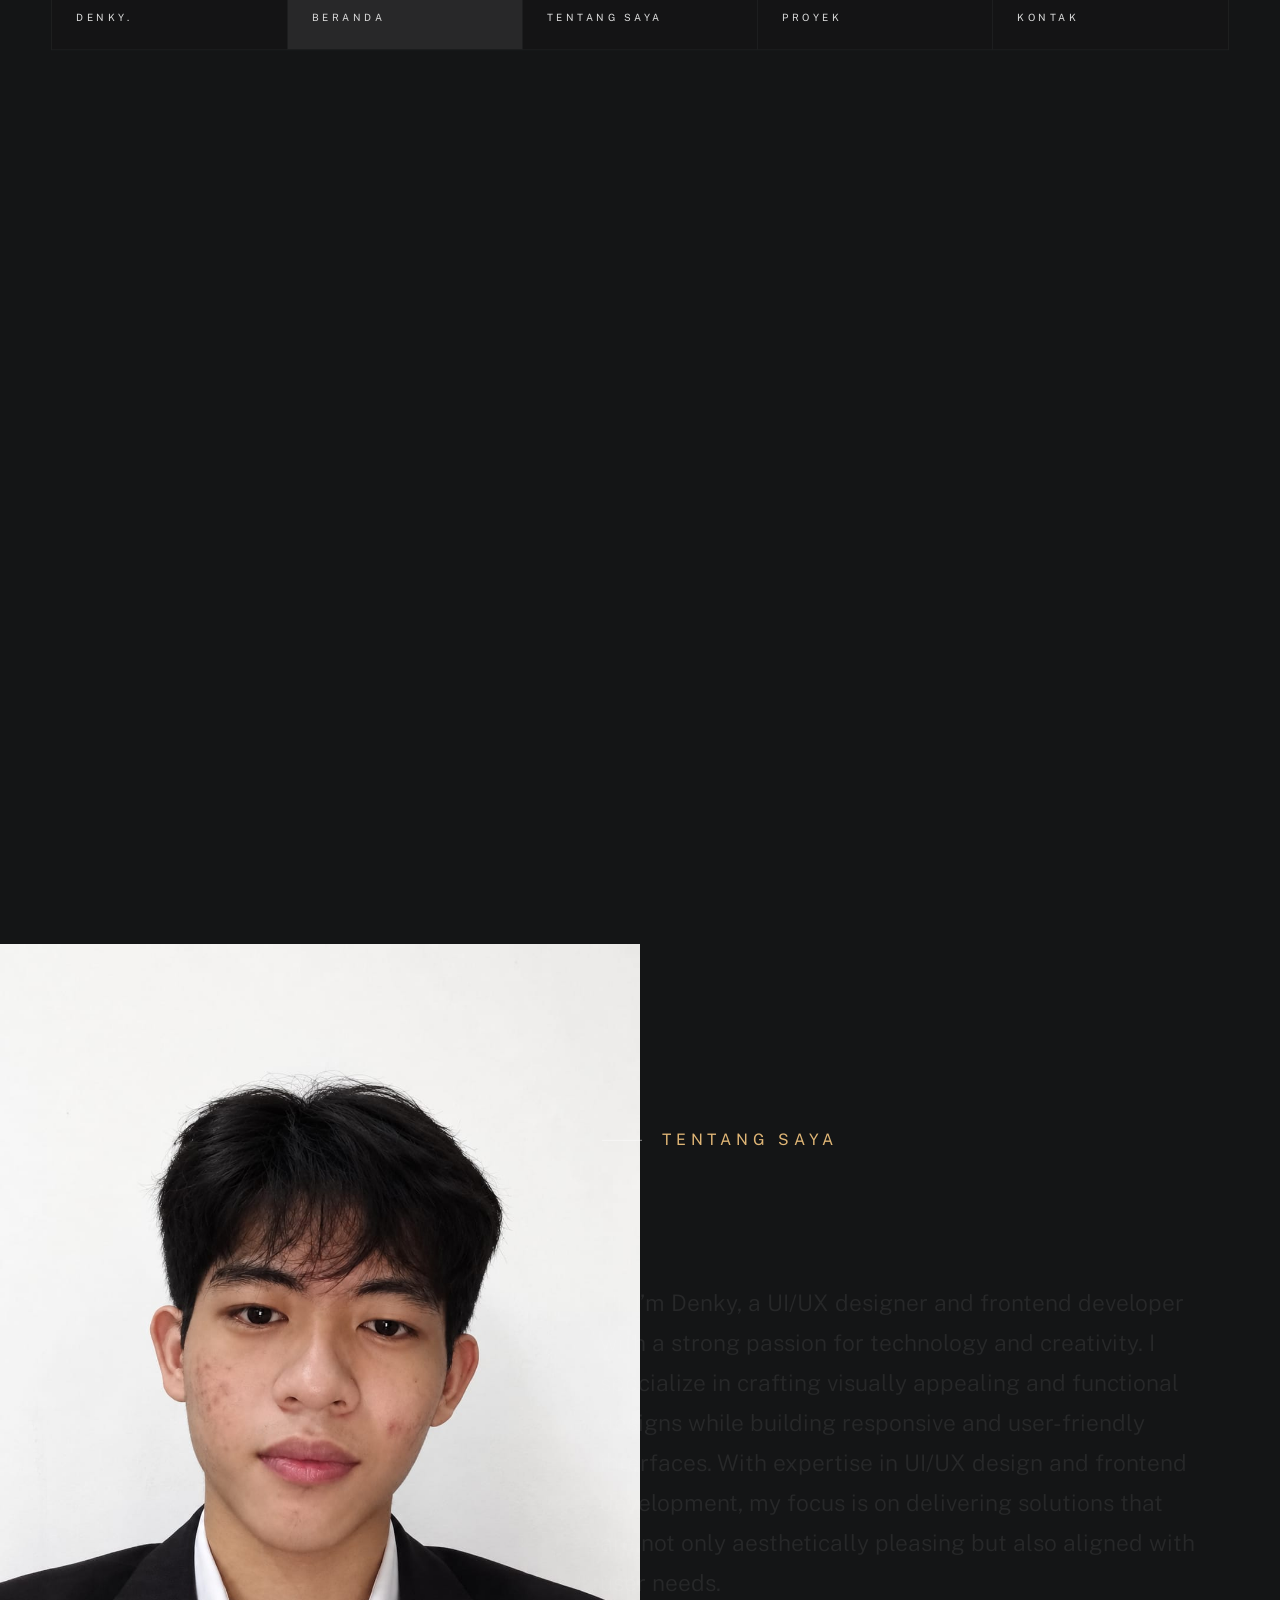
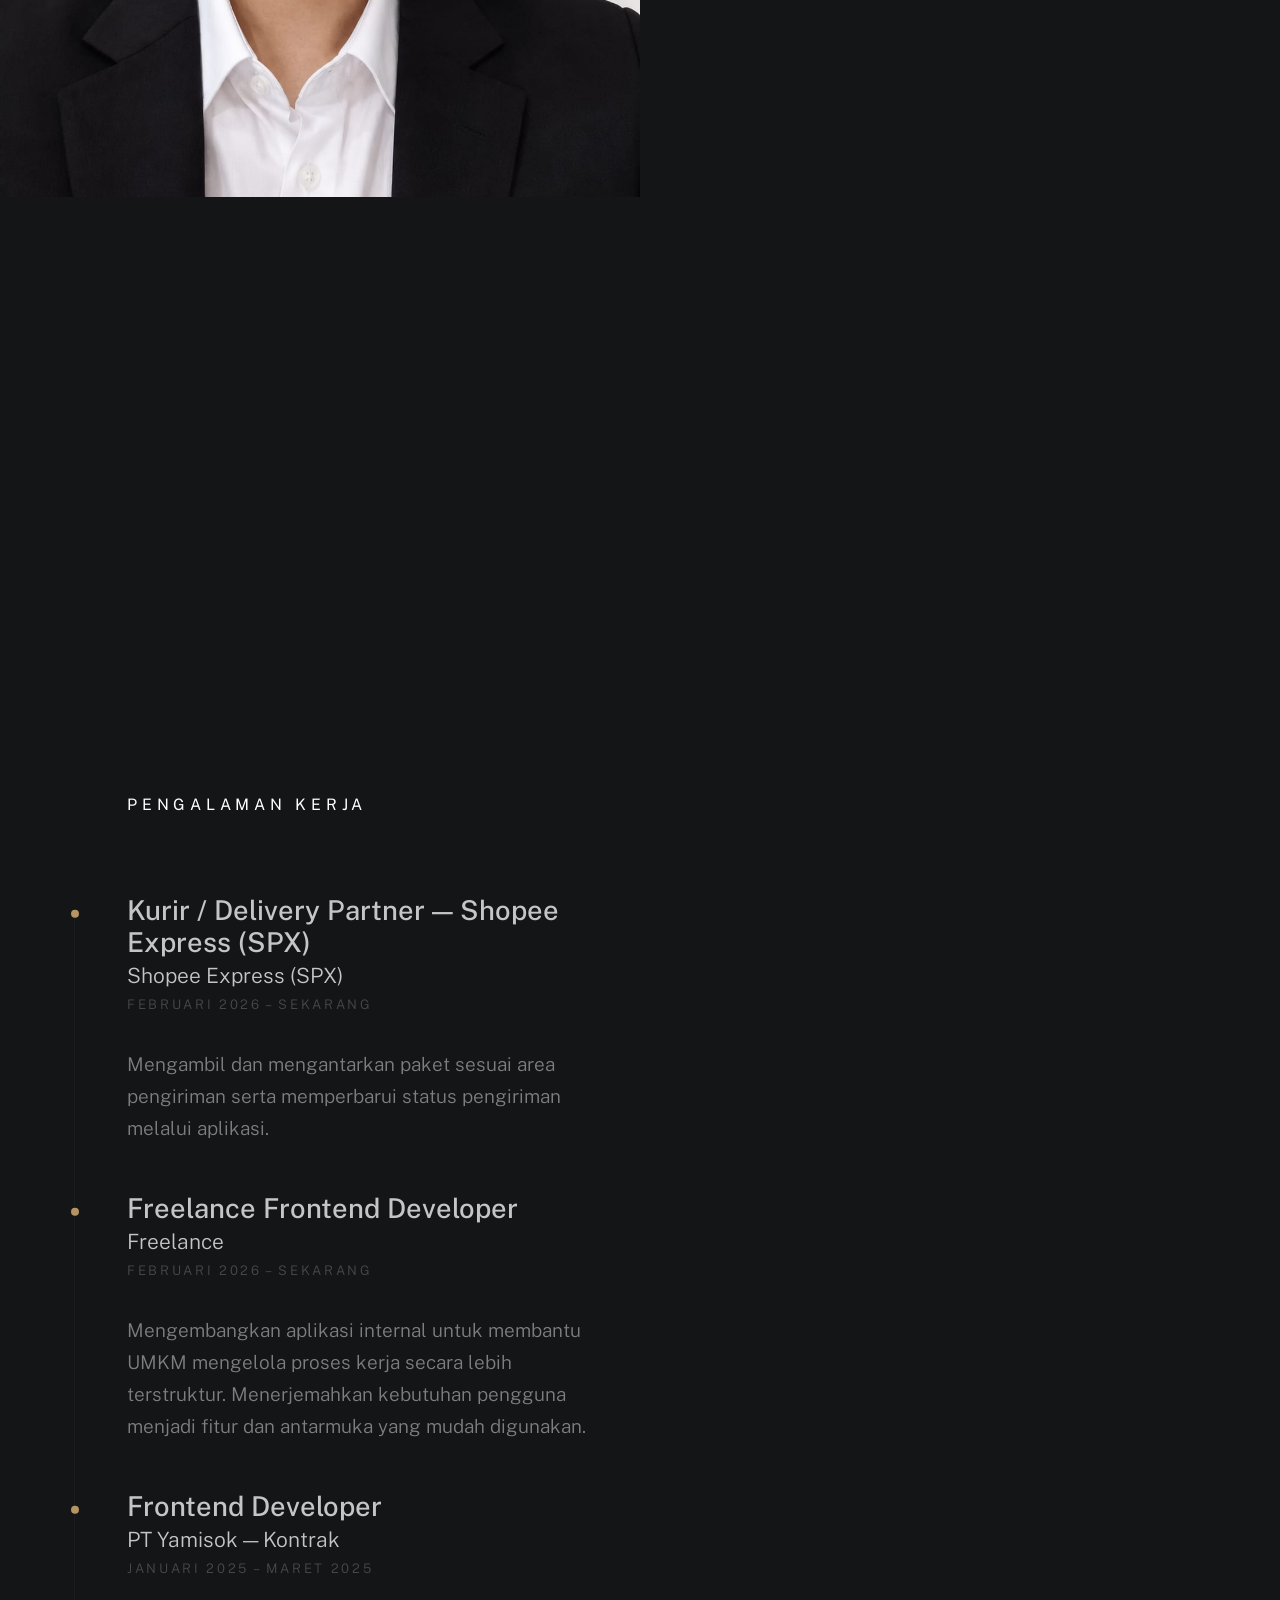
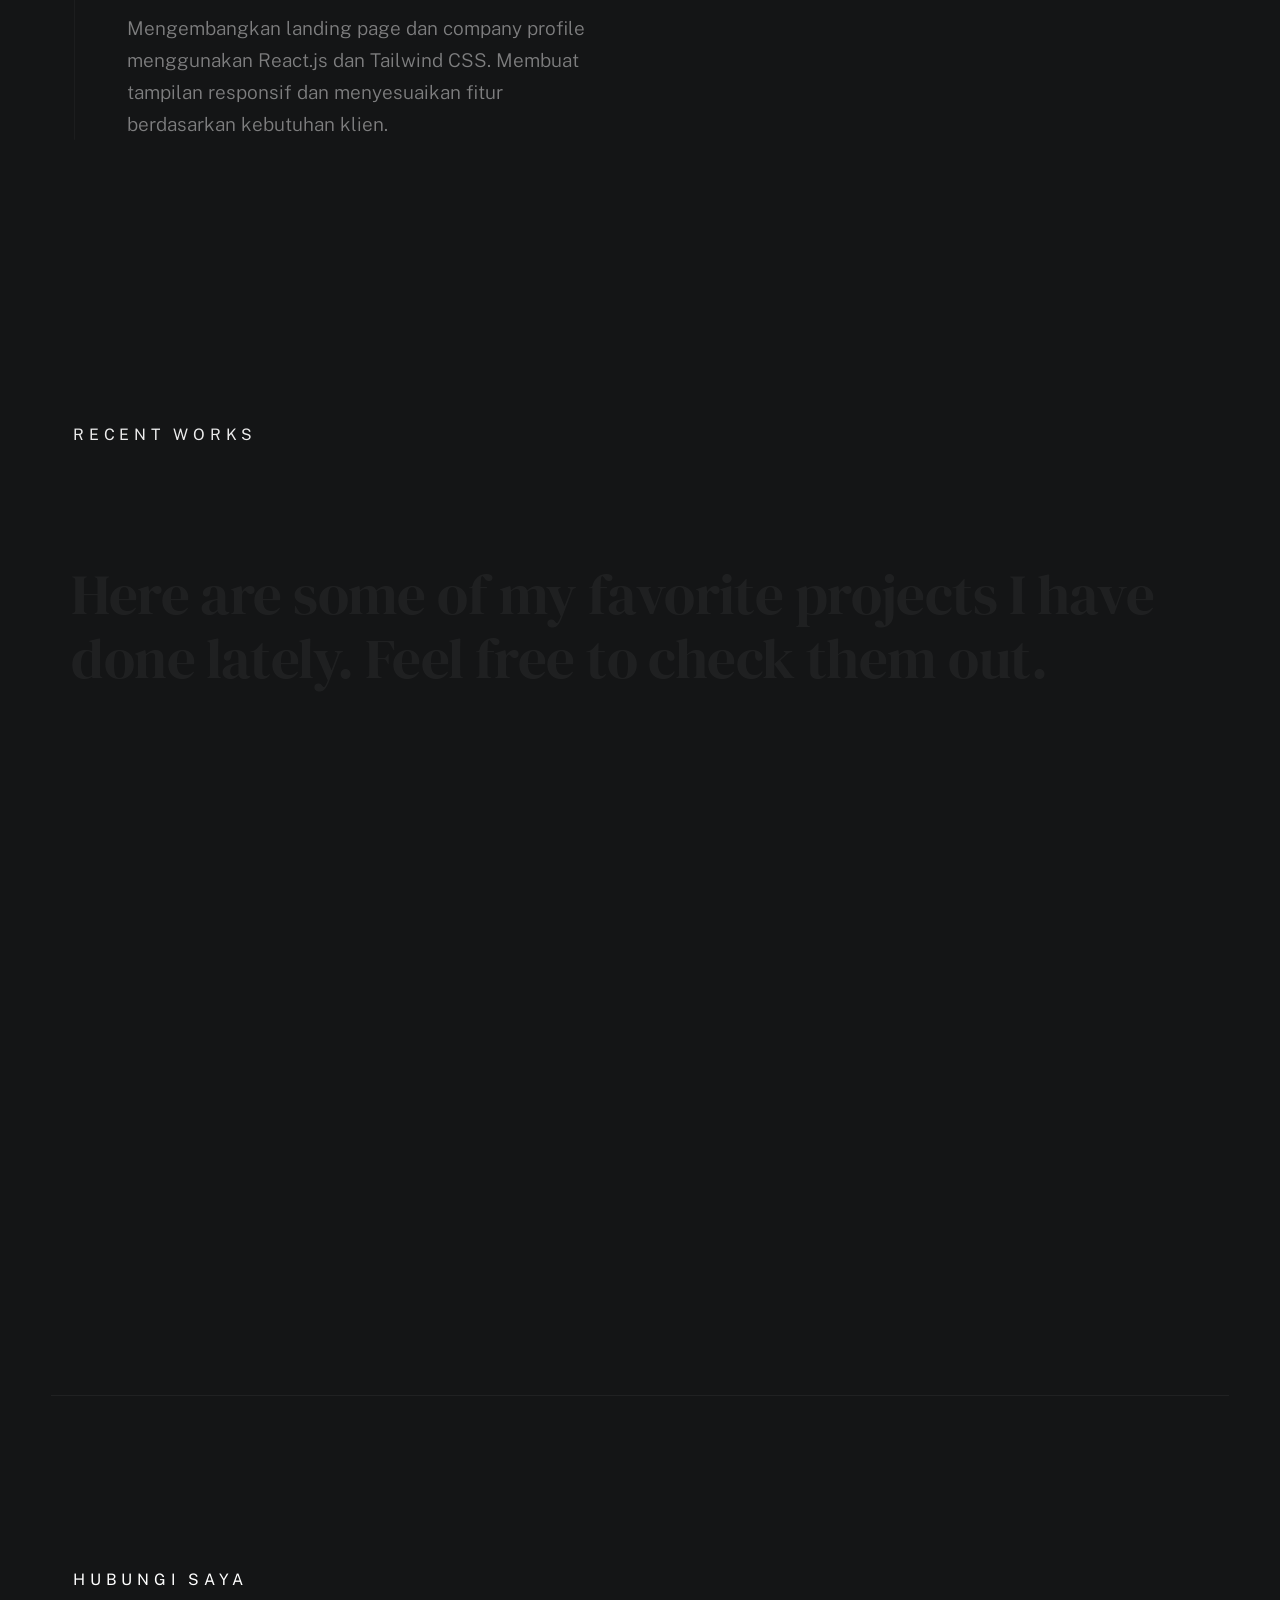
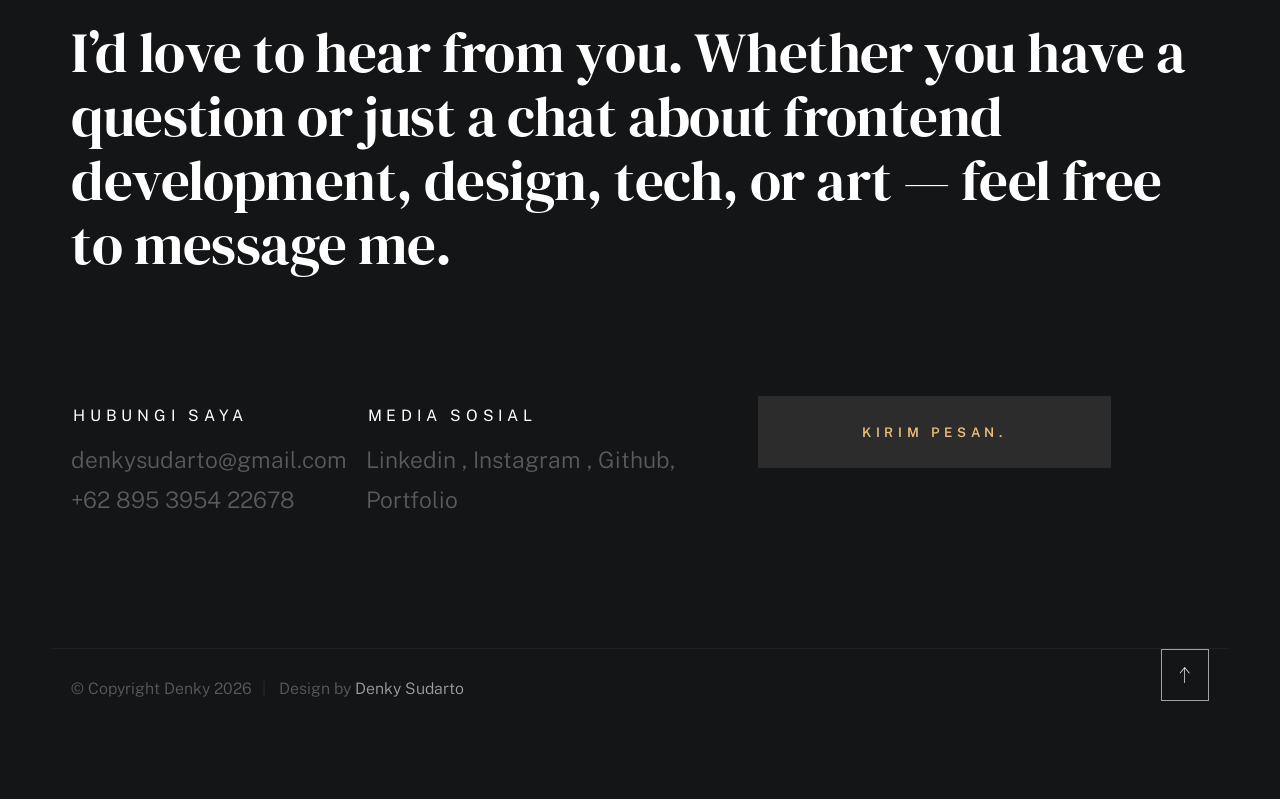
<file: index.html>
<!DOCTYPE html>

<html class="no-js ss-preload" lang="id">

  <head>

    <!--- basic page needs

    ================================================== -->

    <meta charset="utf-8" />

    <title>Denky Sudarto — Portofolio</title>

    <meta name="description" content="Portofolio Denky Sudarto — Mahasiswa Teknik Informatika dan Web Programmer." />

    <meta name="author" content="Denky Sudarto" />



    <!-- mobile specific metas

    ================================================== -->

    <meta name="viewport" content="width=device-width, initial-scale=1" />



    <!-- CSS

    ================================================== -->

    <link rel="stylesheet" href="css/vendor.css" />

    <link rel="stylesheet" href="css/styles.css" />



    <!-- favicons

    ================================================== -->

    <link rel="apple-touch-icon" sizes="180x180" href="apple-touch-icon.png" />

    <link rel="icon" type="image/png" sizes="32x32" href="favicon-32x32.png" />

    <link rel="icon" type="image/png" sizes="16x16" href="favicon-16x16.png" />

    <link rel="manifest" href="site.webmanifest" />

  </head>



  <body id="top">

    <!-- # preloader

    ================================================== -->

    <div id="preloader">

      <div id="loader"></div>

    </div>



    <!-- # page wrap

    ================================================== -->

    <div class="s-pagewrap">

      <div class="circles">

        <span></span>

        <span></span>

        <span></span>

        <span></span>

        <span></span>

      </div>



      <!-- ## site header&#x20;

        ================================================== -->

      <header class="s-header">

        <div class="header-mobile">

          <span class="mobile-home-link"><a href="index.html">Denky.</a></span>

          <a class="mobile-menu-toggle" href="#0"><span>Menu</span></a>

        </div>



        <div class="row wide main-nav-wrap">

          <nav class="column lg-12 main-nav">

            <ul>

              <li><a href="index.html" class="home-link">Denky.</a></li>

              <li class="current">

                <a href="#intro" class="smoothscroll">Beranda</a>

              </li>

              <li><a href="#about" class="smoothscroll">Tentang Saya</a></li>

              <li><a href="#works" class="smoothscroll">Proyek</a></li>

              <li><a href="#contact" class="smoothscroll">Kontak</a></li>

            </ul>

          </nav>

        </div>

      </header>

      <!-- end s-header -->



      <!-- ## main content

        ==================================================- -->

      <main class="s-content">

        <!-- ### intro

            ================================================== -->

        <section id="intro" class="s-intro target-section">

          <div class="row intro-content wide">

            <div class="column">

              <div class="text-pretitle with-line">Halo!</div>

              <h1 class="text-huge-title">

                Hi, Saya Denky<br />

                Web Programmer & UI/UX Designer<br />

                dari Jakarta

              </h1>

            </div>



            <ul class="intro-social">

              <li>

                <a href="https://www.linkedin.com/in/denky-sudarto-95b183343/"

                  >Linkedin</a

                >

              </li>

              <li>

                <a href="https://www.instagram.com/den_19.77/">Instagram</a>

              </li>

            </ul>

          </div>

          <!-- end intro content -->



          <a href="#about" class="intro-scrolldown smoothscroll">

            <svg

              width="24"

              height="24"

              viewBox="0 0 24 24"

              xmlns="http://www.w3.org/2000/svg"

              fill-rule="evenodd"

              clip-rule="evenodd"

            >

              <path

                d="M11 21.883l-6.235-7.527-.765.644 7.521 9 7.479-9-.764-.645-6.236 7.529v-21.884h-1v21.883z"

              />

            </svg>

          </a>

        </section>

        <!-- end s-intro -->



        <!-- ### about

            ================================================== -->

        <section id="about" class="s-about target-section">

          <div class="row about-info wide" data-animate-block>

            <div class="column lg-6 md-12 about-info__pic-block">

              <img

                src="images/about-photo.jpg"

                srcset="images/about-photo.jpg 1x, images/about-photo@2x.jpg 2x"

                alt="about-photo"

                class="about-info__pic"

                data-animate-el

              />

            </div>



            <div class="column lg-6 md-12">

              <div class="about-info__text">

                <h2 class="text-pretitle with-line" data-animate-el>Tentang Saya</h2>

                <p class="attention-getter" data-animate-el>

                  Hi, I’m Denky, a UI/UX designer and frontend developer with a

                  strong passion for technology and creativity. I specialize in

                  crafting visually appealing and functional designs while

                  building responsive and user-friendly interfaces. With

                  expertise in UI/UX design and frontend development, my focus

                  is on delivering solutions that are not only aesthetically

                  pleasing but also aligned with user needs.

                </p>

                <a

                  href="https://wa.me/+6285781839145"

                  class="btn btn--medium u-fullwidth"

                  data-animate-el

                  >Hubungi Saya</a

                >

              </div>

            </div>

          </div>

          <!-- about-info -->



          <div class="row about-expertise" data-animate-block>

            <div class="column lg-12">

              <h2 class="text-pretitle" data-animate-el>Keahlian</h2>



              <ul class="skills-list h1" data-animate-el>

                <li>UI/UX Design</li>

                <li>Website & App Design</li>

                <li>Frontend Developer</li>

                <li>Prototyping</li>

                <li>Responsive Design</li>

              </ul>

            </div>

          </div>

          <!-- end about-expertise -->



          <div class="row about-timelines" data-animate-block>

            <div class="column lg-6 tab-12">

              <h2 class="text-pretitle" data-animate-el>Pengalaman Kerja</h2>



              <div class="timeline" data-animate-el>
                <div class="timeline__block">
                  <div class="timeline__bullet"></div>
                  <div class="timeline__header">
                    <h4 class="timeline__title">Kurir / Delivery Partner — Shopee Express (SPX)</h4>
                    <h5 class="timeline__meta">Shopee Express (SPX)</h5>
                    <p class="timeline__timeframe">Februari 2026 – Sekarang</p>
                  </div>
                  <div class="timeline__desc">
                    <p>Mengambil dan mengantarkan paket sesuai area pengiriman serta memperbarui status pengiriman melalui aplikasi.</p>
                  </div>
                </div>

                <div class="timeline__block">
                  <div class="timeline__bullet"></div>
                  <div class="timeline__header">
                    <h4 class="timeline__title">Freelance Frontend Developer</h4>
                    <h5 class="timeline__meta">Freelance</h5>
                    <p class="timeline__timeframe">Februari 2026 – Sekarang</p>
                  </div>
                  <div class="timeline__desc">
                    <p>Mengembangkan aplikasi internal untuk membantu UMKM mengelola proses kerja secara lebih terstruktur. Menerjemahkan kebutuhan pengguna menjadi fitur dan antarmuka yang mudah digunakan.</p>
                  </div>
                </div>

                <div class="timeline__block">
                  <div class="timeline__bullet"></div>
                  <div class="timeline__header">
                    <h4 class="timeline__title">Frontend Developer</h4>
                    <h5 class="timeline__meta">PT Yamisok — Kontrak</h5>
                    <p class="timeline__timeframe">Januari 2025 – Maret 2025</p>
                  </div>
                  <div class="timeline__desc">
                    <p>Mengembangkan landing page dan company profile menggunakan React.js dan Tailwind CSS. Membuat tampilan responsif dan menyesuaikan fitur berdasarkan kebutuhan klien.</p>
                  </div>
                </div>
              </div>

              <!-- end timeline -->

            </div>

            <!-- end column -->



            <div class="column lg-6 tab-12">

              <h2 class="text-pretitle" data-animate-el>Pendidikan</h2>



              <div class="timeline" data-animate-el>
                <div class="timeline__block">
                  <div class="timeline__bullet"></div>
                  <div class="timeline__header">
                    <h4 class="timeline__title">Universitas Tarumanagara</h4>
                    <h5 class="timeline__meta">S1 Teknik Informatika</h5>
                    <p class="timeline__timeframe">Agustus 2026 – Sekarang</p>
                  </div>
                  <div class="timeline__desc">
                    <p>Saat ini menempuh pendidikan S1 Teknik Informatika dengan fokus pada teknologi, pemrograman, dan pengembangan aplikasi.</p>
                  </div>
                </div>

                <div class="timeline__block">
                  <div class="timeline__bullet"></div>
                  <div class="timeline__header">
                    <h4 class="timeline__title">SMK Cinta Kasih Tzu Chi</h4>
                    <h5 class="timeline__meta">Pengembangan Perangkat Lunak dan Gim (PPLG)</h5>
                    <p class="timeline__timeframe">Juli 2023 – April 2026</p>
                  </div>
                  <div class="timeline__desc">
                    <p>Menempuh pendidikan di bidang Pengembangan Perangkat Lunak dan Gim (PPLG) dengan mempelajari pemrograman, pengembangan website, aplikasi, dan dasar UI/UX.</p>
                  </div>
                </div>
              </div>

              <!-- end timeline -->

            </div>

            <!-- end column -->

          </div>

          <!-- end about-timelines -->

        </section>

        <!-- end s-about -->



        <!-- ### works

            ================================================== -->

        <section id="works" class="s-works target-section">

          <div class="row works-portfolio">

            <div class="column lg-12" data-animate-block>

              <h2 class="text-pretitle" data-animate-el>Recent Works</h2>

              <p class="h1" data-animate-el>

                Here are some of my favorite projects I have done lately. Feel

                free to check them out.

              </p>



              <ul class="folio-list row block-lg-one-half block-stack-on-1000">

                <li class="folio-list__item column" data-animate-el>

                  <a class="folio-list__item-link" href="#modal-01">

                    <div class="folio-list__item-pic">

                      <img

                        src="images/portfolio/project-1.jpg"

                        srcset="

                          images/portfolio/project-1.jpg    1x,

                          images/portfolio/project-1@2x.jpg 2x

                        "

                        alt="project-1"

                      />

                    </div>



                    <div class="folio-list__item-text">

                      <div class="folio-list__item-cat">Website</div>

                      <div class="folio-list__item-title">

                        Data Management Dashboard.

                      </div>

                    </div>

                  </a>

                </li>

                <!--end folio-list__item -->



                <li class="folio-list__item column" data-animate-el>

                  <a class="folio-list__item-link" href="#modal-02">

                    <div class="folio-list__item-pic">

                      <img

                        src="images/portfolio/project-2.jpg"

                        srcset="

                          images/portfolio/project-2.jpg    1x,

                          images/portfolio/project-2@2x.jpg 2x

                        "

                        alt="project-2"

                      />

                    </div>



                    <div class="folio-list__item-text">

                      <div class="folio-list__item-cat">Website</div>

                      <div class="folio-list__item-title">AsiaPride.</div>

                    </div>

                  </a>

                </li>

                <!--end folio-list__item -->



                <li class="folio-list__item column" data-animate-el>

                  <a class="folio-list__item-link" href="#modal-03">

                    <div class="folio-list__item-pic">

                      <img

                        src="images/portfolio/project-3.jpg"

                        srcset="

                          images/portfolio/project-3.jpg    1x,

                          images/portfolio/project-3@2x.jpg 2x

                        "

                        alt="project-3"

                      />

                    </div>



                    <div class="folio-list__item-text">

                      <div class="folio-list__item-cat">Mobile App</div>

                      <div class="folio-list__item-title">

                        Personal Financial Record.

                      </div>

                    </div>

                  </a>

                </li>

                <!--end folio-list__item -->



                <li class="folio-list__item column" data-animate-el>

                  <a class="folio-list__item-link" href="#modal-04">

                    <div class="folio-list__item-pic">

                      <img

                        src="images/portfolio/project-4.jpg"

                        srcset="

                          images/portfolio/project-4.jpg    1x,

                          images/portfolio/project-4@2x.jpg 2x

                        "

                        alt="project-4"

                      />

                    </div>



                    <div class="folio-list__item-text">

                      <div class="folio-list__item-cat">Mobile App</div>

                      <div class="folio-list__item-title">To-Do App.</div>

                    </div>

                  </a>

                </li>

                <!--end folio-list__item -->



                <li class="folio-list__item column" data-animate-el>

                  <a class="folio-list__item-link" href="#modal-05">

                    <div class="folio-list__item-pic">

                      <img

                        src="images/portfolio/project-5.jpg"

                        srcset="

                          images/portfolio/project-5.jpg    1x,

                          images/portfolio/project-5@2x.jpg 2x

                        "

                        alt="project-5"

                      />

                    </div>



                    <div class="folio-list__item-text">

                      <div class="folio-list__item-cat">

                        Landing Page Design

                      </div>

                      <div class="folio-list__item-title">Absen.</div>

                    </div>

                  </a>

                </li>

                <!--end folio-list__item -->



                <li class="folio-list__item column" data-animate-el>

                  <a class="folio-list__item-link" href="#modal-06">

                    <div class="folio-list__item-pic">

                      <img

                        src="images/portfolio/project-6.jpg"

                        srcset="

                          images/portfolio/project-6.jpg    1x,

                          images/portfolio/project-6@2x.jpg 2x

                        "

                        alt="project-6"

                      />

                    </div>



                    <div class="folio-list__item-text">

                      <div class="folio-list__item-cat">

                        Landing Page Design

                      </div>

                      <div class="folio#">

                      </div>

                    </div>

                  </a>

                </li>

                <!--end folio-list__item -->

              </ul>

              <!-- end folio-list -->

            </div>

            <!-- end column -->



             <!-- Modal Templates Popup-------------------------------------------- -->

            <div id="modal-01" class="hidden">

              <div class="modal-popup">

                <img

                  src="images/portfolio/gallery/g-project-1.jpg"

                  alt="project-1"/>



                <div class="modal-popup__desc">

                  <h5>Data Management Dashboard</h5>

                  <p>

                    Welcome to the Admin Dashboard! Here, you'll find easy

                    access to User, Supplier, Stock, Incoming Goods, Outgoing

                    Goods, and Borrow Goods. The Log In button is at the top

                    right. In the center, there's a welcoming "Admin Dashboard"

                    title with a "Welcome to Data Management" message. This

                    dashboard helps you manage data efficiently with Laravel,

                    Tailwind CSS, and Vue.js.

                  </p>

                </div>

              </div>

            </div>

            <!-- end modal -->



            <div id="modal-02" hidden>

              <div class="modal-popup">

                <img

                  src="images/portfolio/gallery/g-project-2.jpg"

                  alt="project-2"

                />



                <div class="modal-popup__desc">

                  <h5>AsiaPride</h5>

                  <p>

                    This website serves as a landing page for a Growtopia

                    Private Server called

                    <strong>"Asia The Uprising."</strong> The main section

                    features a bold title with a glowing effect, accompanied by

                    a short description highlighting exclusive gameplay features

                    such as ghost catching, fishing, surgery, and Carnival

                    events. Two prominent call-to-action buttons,

                    <em>Play Now</em> and <em>Check Feature</em>, guide users to

                    start playing or explore more details. The design uses a

                    dark gradient background with neon blue accents, creating a

                    modern and immersive gaming atmosphere, while a simple top

                    navigation menu ensures easy access to Home, Feature, and

                    Play sections.

                  </p>

                  <p>

                    You can view the website here:

                    <a

                      href="https://asiapride100-lgtm.github.io/asiapride/"

                      target="_blank"

                      >https://asiapride100-lgtm.github.io/asiapride/</a

                    >

                  </p>

                </div>

              </div>

            </div>

            <!-- end modal -->



            <div id="modal-03" hidden>

              <div class="modal-popup">

                <img

                  src="images/portfolio/gallery/g-project-3.jpg"

                  alt="project-3"

                />



                <div class="modal-popup__desc">

                  <h5>Personal Financial Record</h5>

                  <p>

                    The image above showcases a React Native-based financial

                    application for tracking income and expenses. The interface

                    displays the total balance, a financial trend graph, and a

                    transaction list with options to add and edit entries. The

                    design is simple, responsive, and user-friendly.

                  </p>

                </div>

              </div>

            </div>

            <!-- end modal -->



            <div id="modal-04" hidden>

              <div class="modal-popup">

                <img

                  src="images/portfolio/gallery/g-project-4.jpg"

                  alt="project-4"

                />



                <div class="modal-popup__desc">

                  <h5>To-Do App</h5>

                  <p>

                    The image above shows the interface of a mobile application

                    built with React Native, featuring a task list. The app has

                    a header that reads "Task Notes," an input field to add new

                    tasks with a plus (+) icon, and a list of tasks displayed in

                    cards containing the task name and a trash bin icon to

                    delete them. The app is designed with a minimalist and

                    responsive style, ideal for noting and managing daily tasks.

                  </p>

                </div>

              </div>

            </div>

            <!-- end modal -->



            <div id="modal-05" hidden>

              <div class="modal-popup">

                <img

                  src="images/portfolio/gallery/g-project-5.jpg"

                  alt="project-5"

                />



                <div class="modal-popup__desc">

                  <h5>Absen</h5>

                  <p>

                    The image above shows the interface of the "Absen" app,

                    highlighting features such as online attendance, attendance

                    from home, leave requests, as well as the login screen,

                    email verification, and more. Created with Figma, the design

                    uses a consistent orange color scheme, simple illustrations,

                    and a user-friendly layout.

                  </p>

                </div>

              </div>

            </div>

            <!-- end modal -->



            <div id="modal-06" hidden>

              <div class="modal-popup">

                <img

                  src="images/portfolio/gallery/g-project-6.jpg"

                  alt="project-6"

                />



                <div class="modal-#/h5>

                  *<*&#x70;>

                    This website is a product landing page for #/strong>. The main section prominently

                    displays high-quality images of mobile devices, accompanied

                    by a bold headline that reads

                    *<*&#x65;m>"Open, a Grand Soundscap&#x65;*"</em*>, introducing their

                    product "Eli Sport 1". A clear call-to-action button labeled

                    <em>"Learn More"</em> invites users to explore further

                    product details. The top navigation bar offers quick links

                    to Support, Export, Recall, and Products, along with search

                    and shopping cart icons for user convenience. The design is

                    clean, minimalistic, and emphasizes a premium tech

                    aesthetic.

                  </p>

                  <p>

                    You can view the website here:

                    <a

                      href="#"

                      target="_blank"

                      >#</a

                    >

                  </p>

                </div>

              </div>

            </div>

            <!-- end modal -->

          </div>

          <!-- end works-portfolio -->

        </section>

        <!-- end s-works -->



        <!-- ### contact

            ================================================== -->

        <section id="contact" class="s-contact target-section">

          <div class="row contact-top">

            <div class="column lg-12">

              <h2 class="text-pretitle">Hubungi Saya</h2>



              <p class="h1">

                I’d love to hear from you. Whether you have a question or just a

                chat about frontend development, design, tech, or art — feel

                free to message me.

              </p>

            </div>

          </div>

          <!-- end contact-top -->



          <div class="row contact-bottom">

            <div class="column lg-3 md-5 tab-6 stack-on-550 contact-block">

              <h3 class="text-pretitle">Hubungi Saya</h3>

              <p class="contact-links">

                <a href="mailto:denkysudarto@gmail.com" class="mailtoui"

                  >denkysudarto@gmail.com</a

                >

                <br />

                <a href="tel:+62895395422678">+62 895 3954 22678</a>

              </p>

            </div>

            <div class="column lg-4 md-5 tab-6 stack-on-550 contact-block">

              <h3 class="text-pretitle">Media Sosial</h3>

              <ul class="contact-social">

                <li>

                  <a href="https://www.linkedin.com/in/denky-sudarto-95b183343/"

                    >Linkedin</a

                  >

                </li>

                <li>

                  <a href="https://www.instagram.com/userdy.7/">Instagram</a>

                </li>

                <li><a href="https://github.com/Dendar07/">Github</a></li>

                <li><a href="https://denks07.github.io/portfolio-denky/" target="_blank">Portfolio</a></li>

              </ul>

            </div>

            <div class="column lg-4 md-12 contact-block">

              <a

                href="mailto:denkysudarto@gmail.com"

                class="mailtoui btn btn--medium u-fullwidth contact-btn"

                >Kirim Pesan.</a

              >

            </div>

          </div>

          <!-- end contact-bottom -->

        </section>

        <!-- end contact -->

      </main>

      <!-- end s-content -->



      <!-- ## footer

        ================================================== -->

      <footer class="s-footer">

        <div class="row">

          <div class="column ss-copyright">

            <span>© Copyright Denky 2026</span>

            <span

              >Design by

              <a href="#intro" class="smoothscroll">Denky Sudarto</a></span

            >

          </div>



          <div class="ss-go-top">

            <a class="smoothscroll" title="Back to Top" href="#top">

              <svg

                xmlns="http://www.w3.org/2000/svg"

                viewBox="0 0 24 24"

                fill-rule="evenodd"

                clip-rule="evenodd"

              >

                <path

                  d="M11 2.206l-6.235 7.528-.765-.645 7.521-9 7.479 9-.764.646-6.236-7.53v21.884h-1v-21.883z"

                />

              </svg>

            </a>

          </div>

        </div>

      </footer>

      <!-- end s-footer -->

    </div>

    <!-- end -s-pagewrap -->



    <!-- Java Script

    ================================================== -->

    <script src="js/plugins.js"></script>

    <script src="js/main.js"></script>

  </body>

</html>
</file>
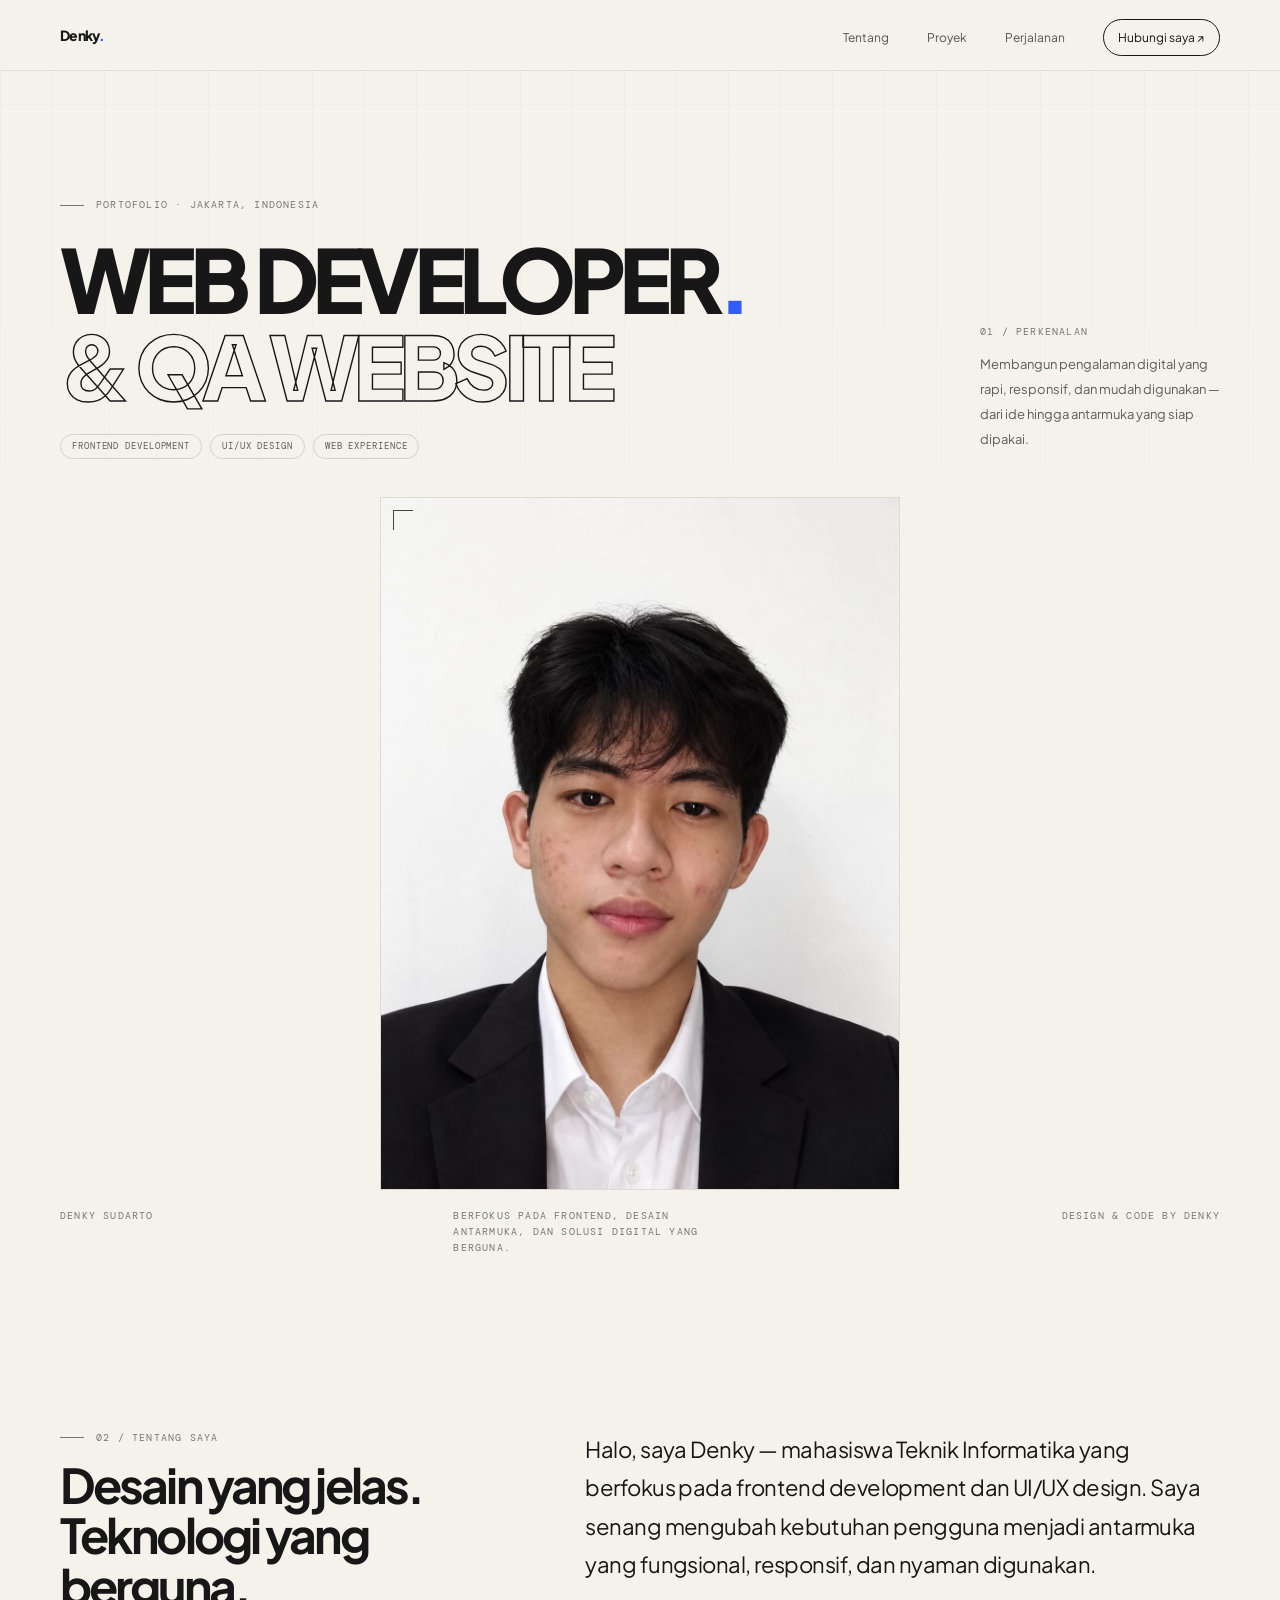
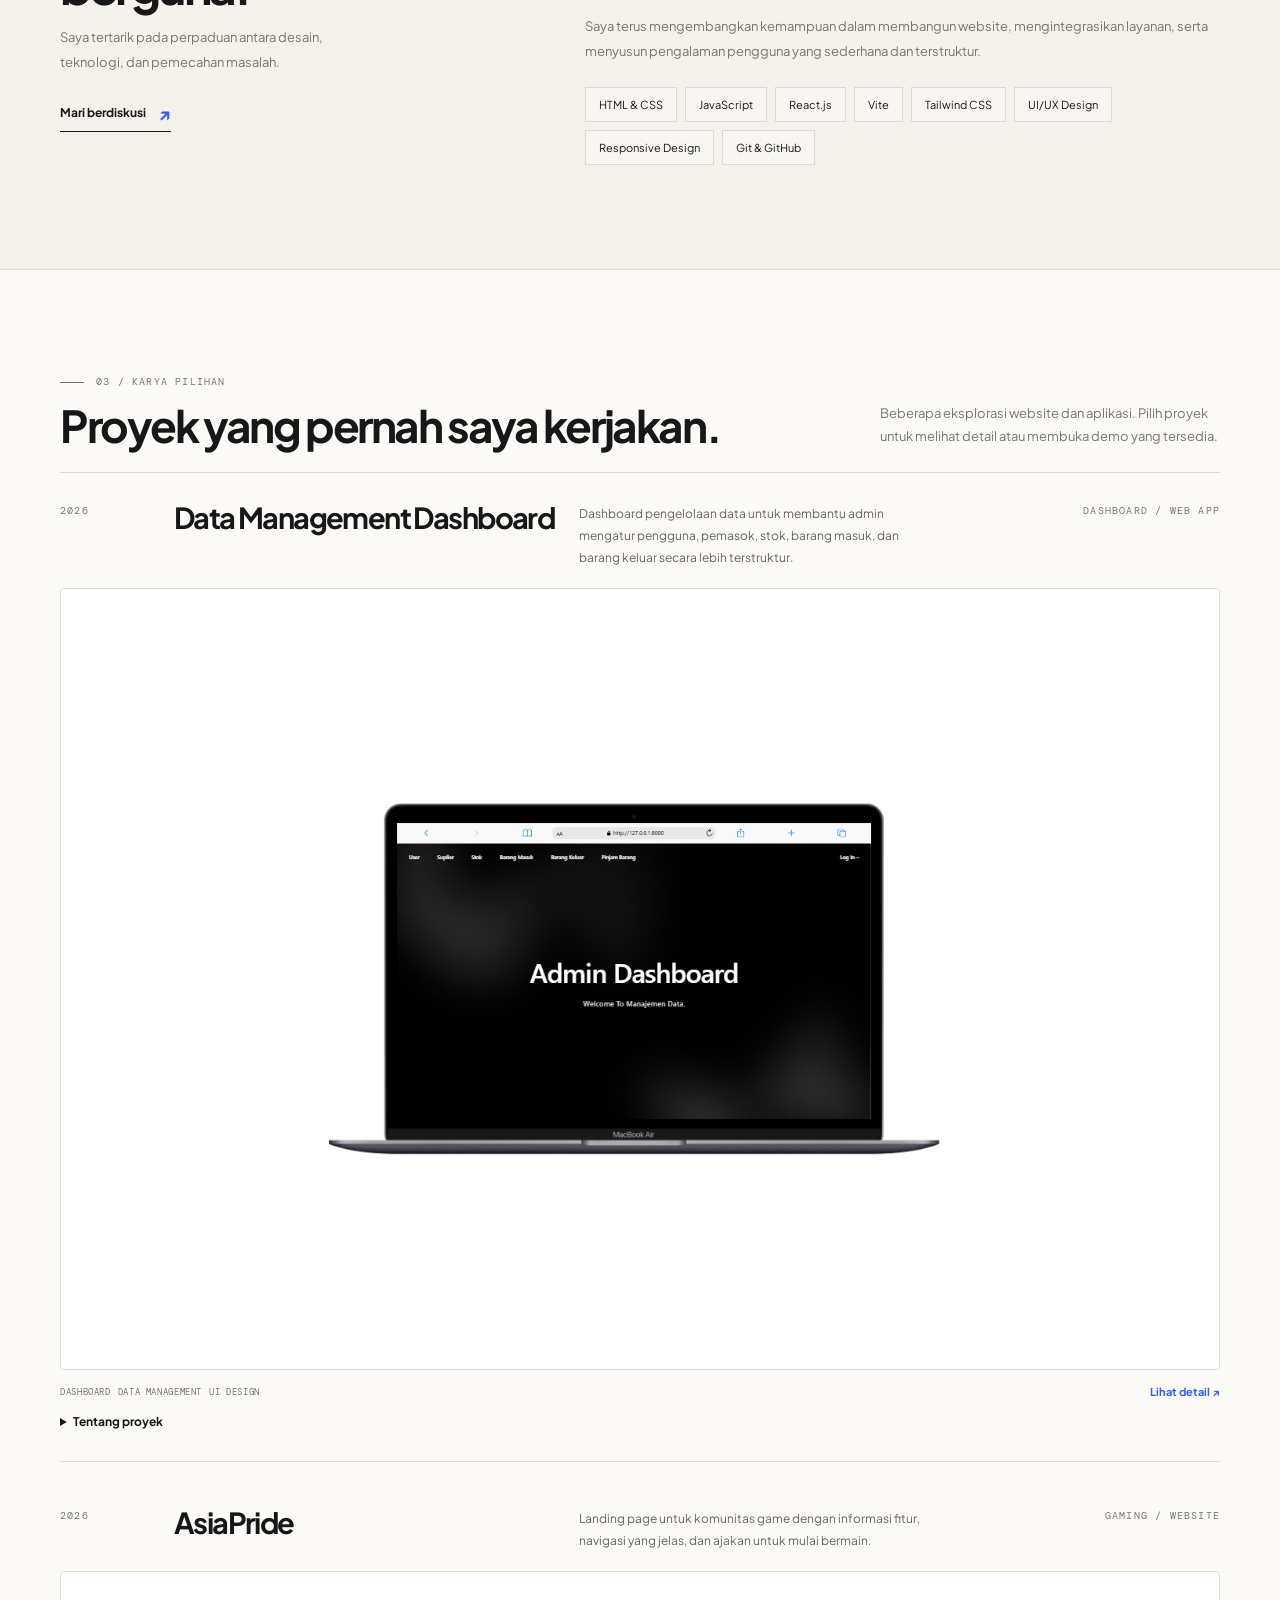
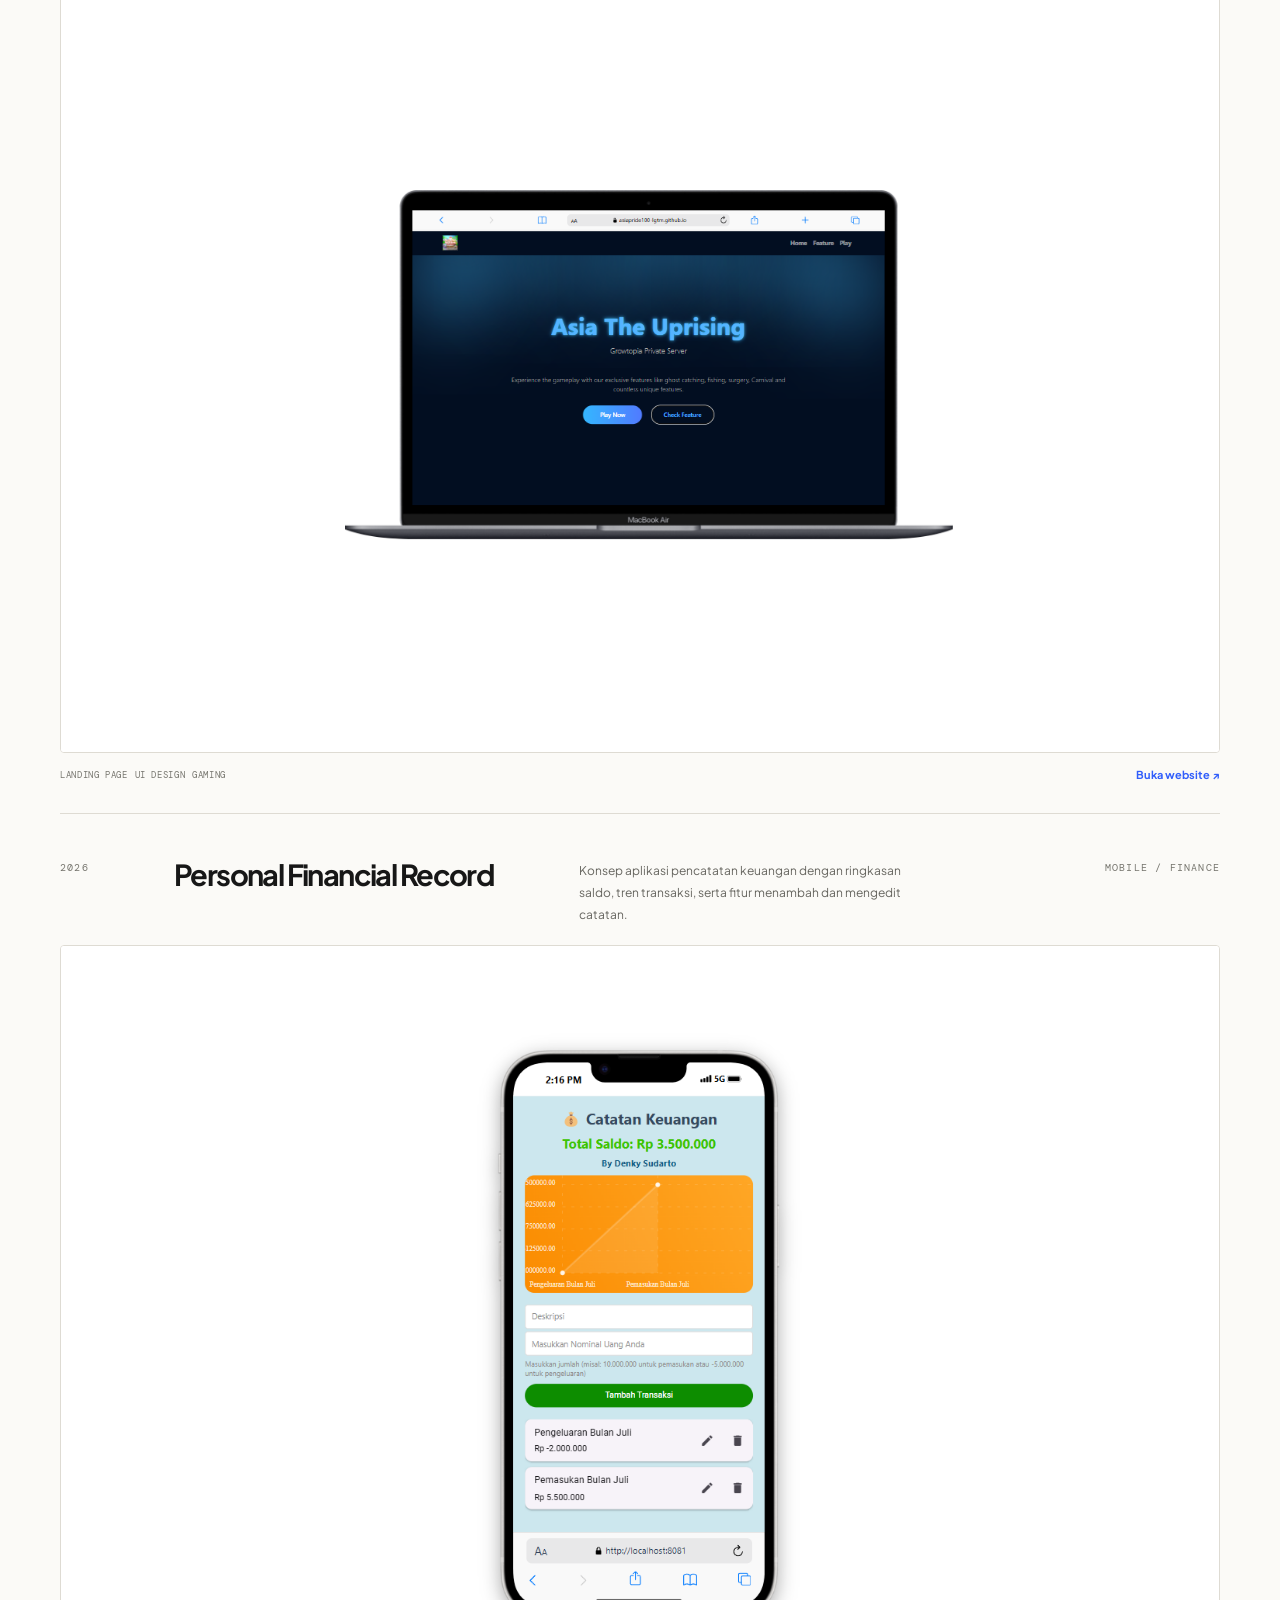
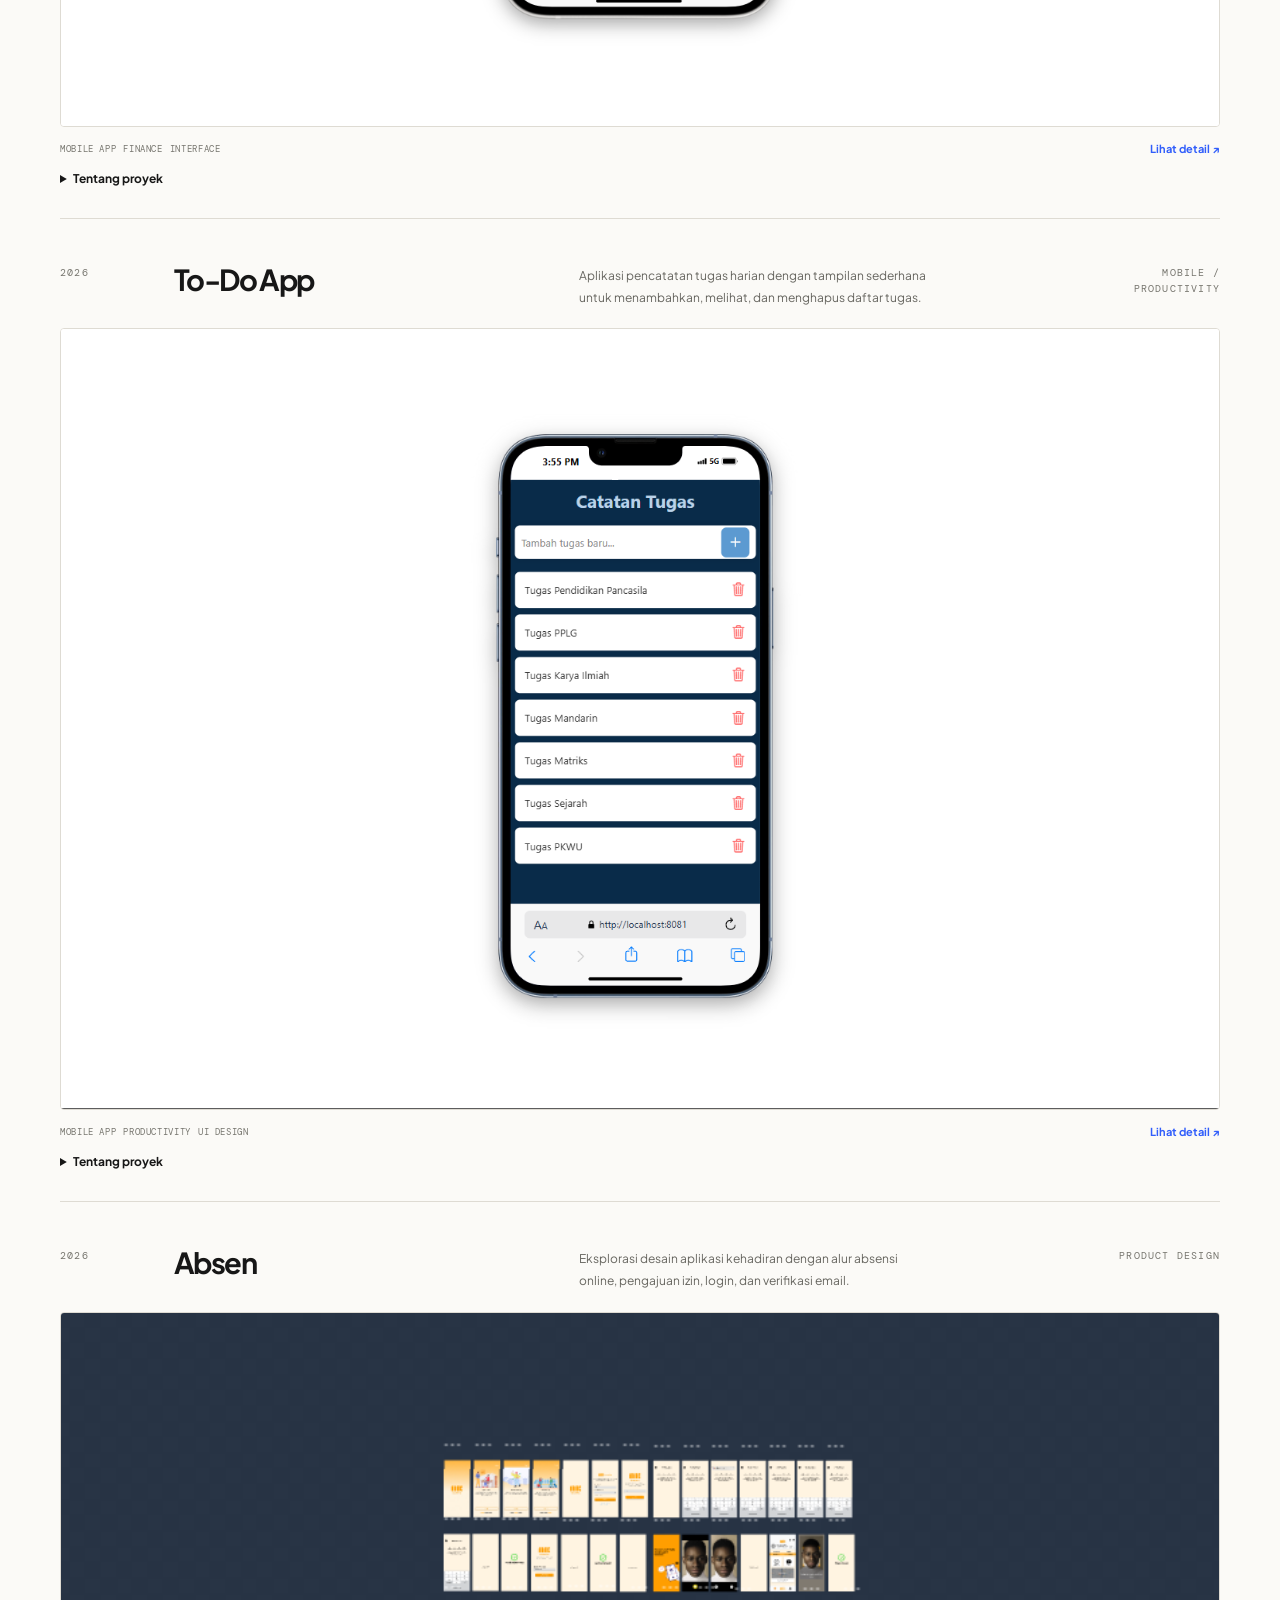
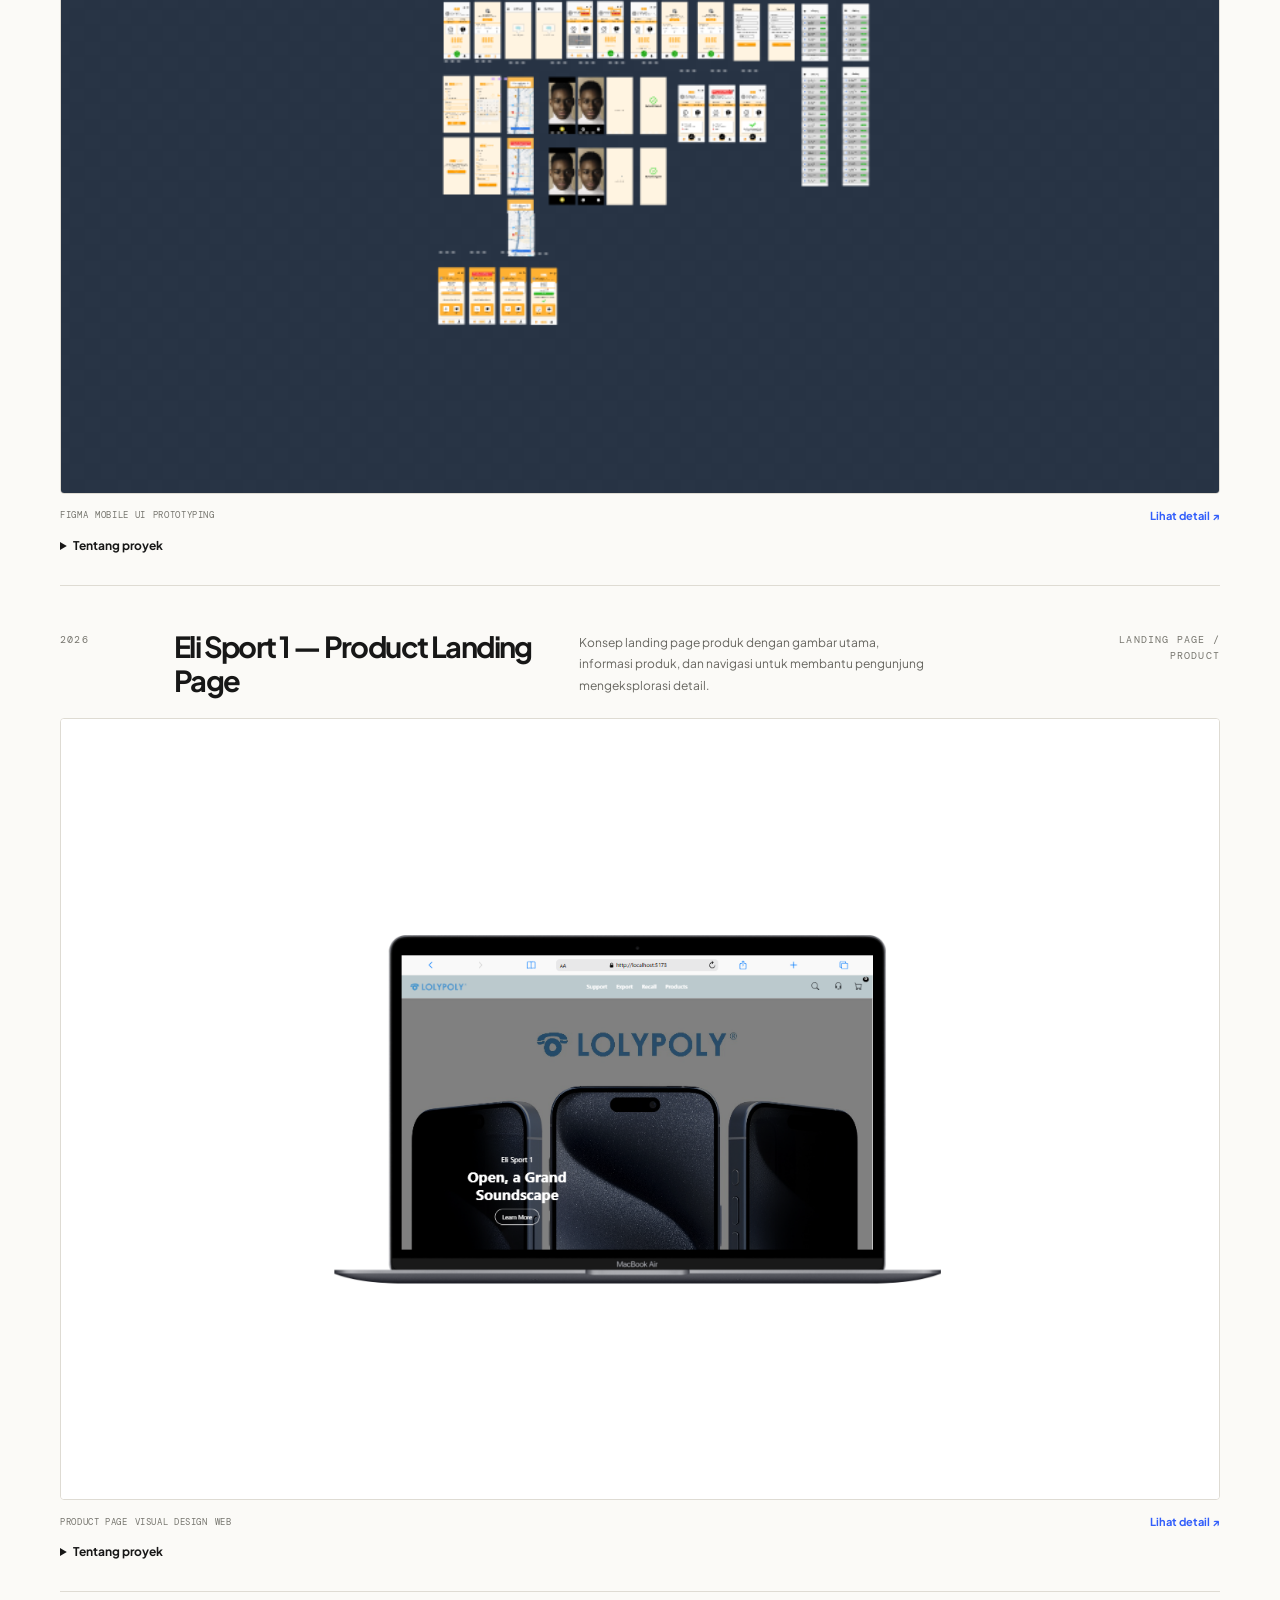
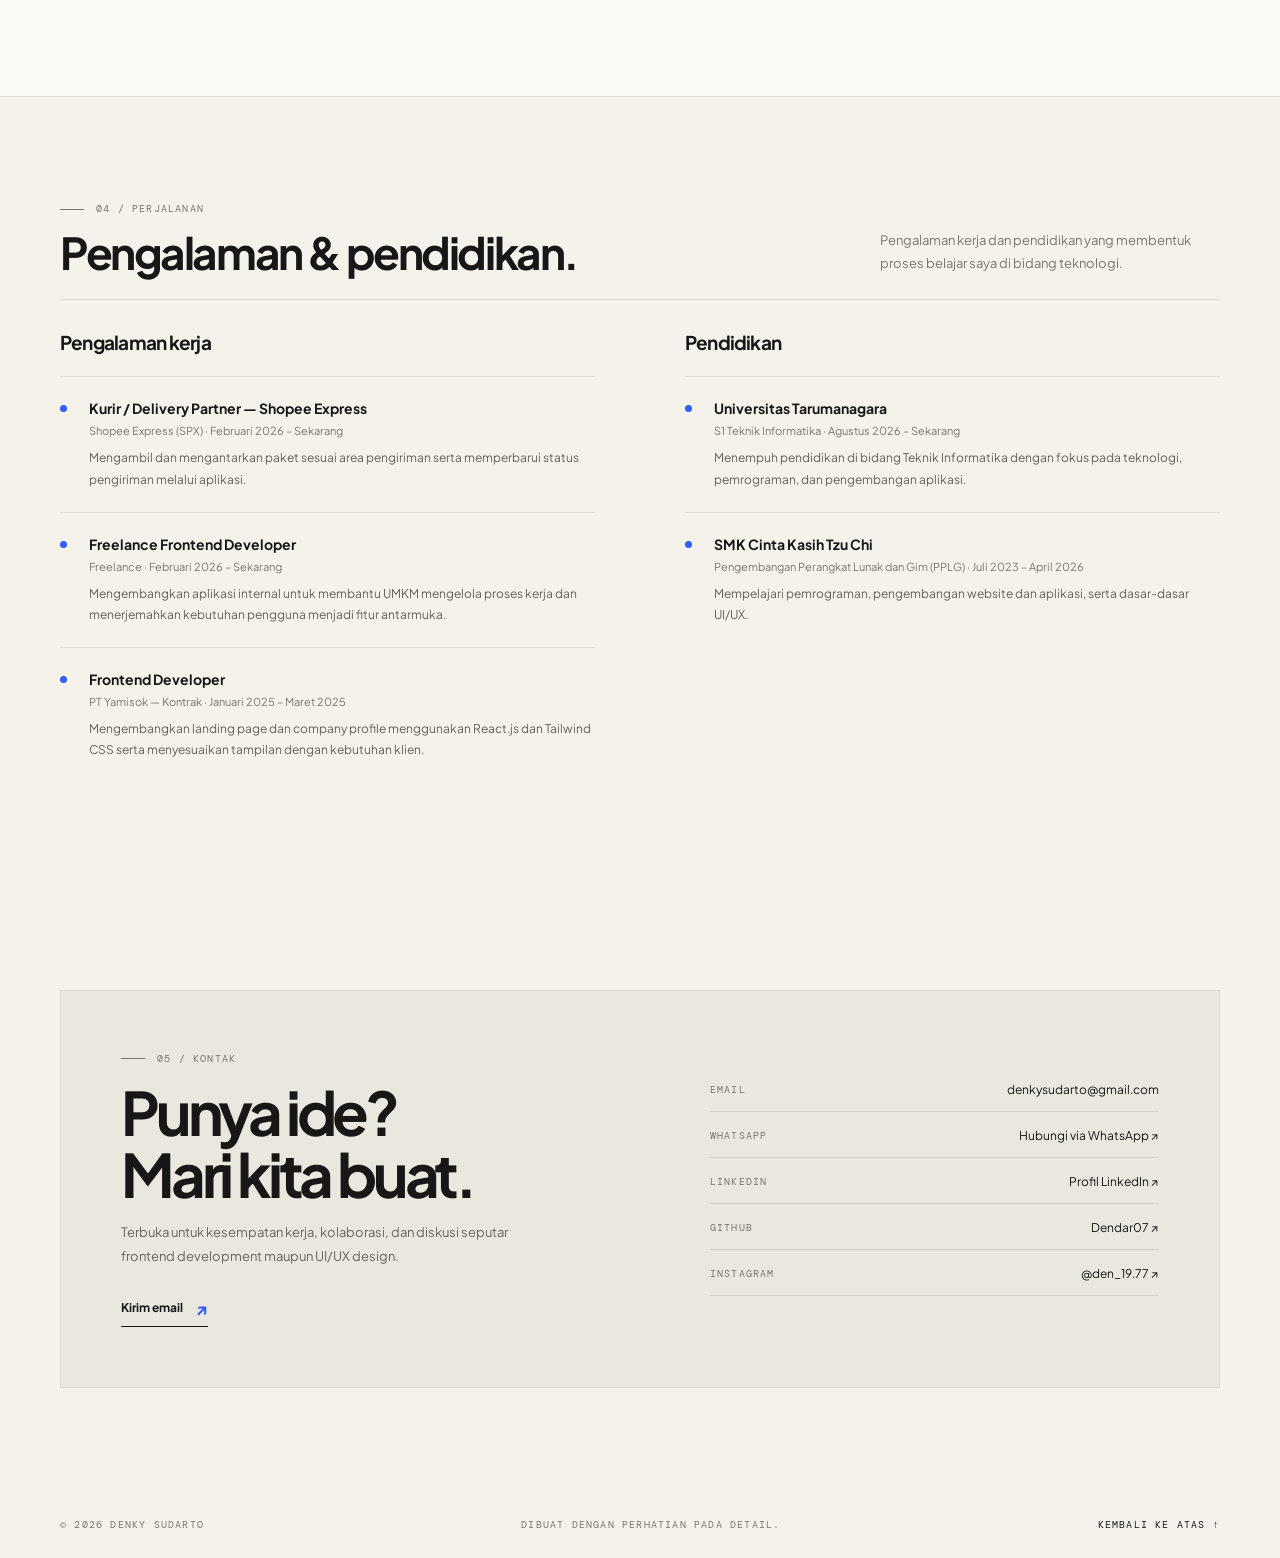
<file: index_denky_updated.html>
<!DOCTYPE html>
<html lang="id">
<head>
  <meta charset="UTF-8">
  <meta name="viewport" content="width=device-width, initial-scale=1">
  <meta name="theme-color" content="#f5f2eb">
  <meta name="description" content="Portofolio Denky Sudarto — mahasiswa Teknik Informatika, frontend developer, dan UI/UX designer.">
  <meta name="author" content="Denky Sudarto">
  <title>Denky Sudarto — Portfolio</title>

  <!-- Fast, readable typography with a system fallback if the font CDN is unavailable -->
  <link rel="preconnect" href="https://fonts.googleapis.com">
  <link rel="preconnect" href="https://fonts.gstatic.com" crossorigin>
  <link href="https://fonts.googleapis.com/css2?family=DM+Mono:wght@400;500&family=Plus+Jakarta+Sans:wght@400;500;600;700;800&display=swap" rel="stylesheet">

  <style>
    :root {
      color-scheme: light;
      --paper: #f5f2eb;
      --paper-soft: #fbfaf7;
      --ink: #171717;
      --muted: #77766f;
      --line: #dedbd3;
      --blue: #315efb;
      --blue-soft: #e8edff;
      --max: 1160px;
      --mono: "DM Mono", "SFMono-Regular", Consolas, monospace;
      --sans: "Plus Jakarta Sans", "Segoe UI", Arial, sans-serif;
    }

    *, *::before, *::after { box-sizing: border-box; }
    html { scroll-behavior: smooth; scroll-padding-top: 90px; }
    body {
      margin: 0;
      background: var(--paper);
      color: var(--ink);
      font-family: var(--sans);
      -webkit-font-smoothing: antialiased;
      text-rendering: optimizeLegibility;
    }
    body::before {
      content: "";
      position: fixed;
      inset: 0;
      pointer-events: none;
      z-index: -1;
      background-image:
        linear-gradient(to right, rgba(23,23,23,.025) 1px, transparent 1px),
        linear-gradient(to bottom, rgba(23,23,23,.025) 1px, transparent 1px);
      background-size: 52px 52px;
      mask-image: linear-gradient(to bottom, black, transparent 88%);
    }
    img { display: block; max-width: 100%; }
    a { color: inherit; text-decoration: none; }
    button, a { -webkit-tap-highlight-color: transparent; }
    button { font: inherit; }
    ::selection { background: var(--blue); color: white; }

    .container { width: min(var(--max), calc(100% - 64px)); margin-inline: auto; }
    .mono {
      font-family: var(--mono);
      text-transform: uppercase;
      letter-spacing: .12em;
      font-size: 10px;
      line-height: 1.6;
    }
    .muted { color: var(--muted); }
    .blue { color: var(--blue); }
    .eyebrow { display: flex; align-items: center; gap: 12px; color: var(--muted); }
    .eyebrow::before { content: ""; width: 24px; height: 1px; background: currentColor; }
    .section { padding-block: 104px; }
    .section-heading {
      display: flex; justify-content: space-between; align-items: end; gap: 24px;
      padding-bottom: 24px; border-bottom: 1px solid var(--line); margin-bottom: 30px;
    }
    .section-heading h2 { font-size: clamp(28px, 4vw, 44px); letter-spacing: -.055em; line-height: 1.05; margin: 12px 0 0; }
    .section-heading p { max-width: 340px; margin: 0; color: var(--muted); font-size: 13px; line-height: 1.8; }

    /* Navigation */
    .site-header {
      position: sticky; top: 0; z-index: 20;
      background: rgba(245,242,235,.88); backdrop-filter: blur(16px);
      border-bottom: 1px solid rgba(222,219,211,.8);
    }
    .nav { min-height: 70px; display: flex; align-items: center; justify-content: space-between; gap: 24px; }
    .brand { font-size: 14px; font-weight: 800; letter-spacing: -.05em; }
    .brand span { color: var(--blue); }
    .nav-links { display: flex; align-items: center; gap: clamp(18px, 3vw, 38px); padding: 0; margin: 0; list-style: none; }
    .nav-links a { color: #55544f; font-size: 12px; transition: color .2s ease; }
    .nav-links a:hover, .nav-links a:focus-visible { color: var(--blue); }
    .nav-contact { border: 1px solid var(--ink); padding: 10px 14px; border-radius: 999px; color: var(--ink) !important; }
    .menu-toggle { display: none; border: 1px solid var(--line); background: transparent; border-radius: 999px; padding: 9px 13px; cursor: pointer; }

    /* Hero */
    .hero { padding-top: clamp(68px, 10vw, 126px); padding-bottom: 70px; }
    .hero-top { display: grid; grid-template-columns: 1fr minmax(160px, 250px); align-items: end; gap: 30px; }
    .hero h1 {
      max-width: 850px; margin: 22px 0 20px;
      font-size: clamp(44px, 7.2vw, 88px); line-height: .99;
      font-weight: 800; letter-spacing: -.075em;
    }
    .hero h1 .outline { color: transparent; -webkit-text-stroke: 1.4px var(--ink); }
    .hero-intro { max-width: 240px; justify-self: end; margin-bottom: 8px; }
    .hero-intro p { margin: 12px 0 0; font-size: 13px; line-height: 1.9; color: #5e5d57; }
    .tag-row { display: flex; flex-wrap: wrap; gap: 8px; margin-top: 25px; }
    .tag {
      display: inline-flex; align-items: center; border: 1px solid #d3d0c8;
      border-radius: 999px; padding: 7px 11px; color: #5e5d57;
      font: 9px/1 var(--mono); letter-spacing: .1em; text-transform: uppercase;
    }

.hero-image-wrap {
  position: relative;
  width: 100%;
  max-width: 520px;
  margin: 38px auto 0;
  overflow: hidden;
  border: 1px solid var(--line);
  background: #f5f2eb;
}

.hero-image {
  display: block;
  width: 100%;
  height: auto;
  aspect-ratio: 3 / 4;
  object-fit: cover;
  object-position: center 30%;
  border: 0;
  background: #f5f2eb;
}
    .image-corner { position: absolute; width: 20px; height: 20px; border-color: white; opacity: .8; }
    .image-corner.tl { top: 12px; left: 12px; border-top: 1px solid; border-left: 1px solid; }
    .image-corner.br { bottom: 12px; right: 12px; border-bottom: 1px solid; border-right: 1px solid; }
    .hero-caption { display: grid; grid-template-columns: 1fr 1fr 1fr; align-items: start; gap: 20px; padding-top: 18px; }
    .hero-caption p { margin: 0; }
    .hero-caption .arrow { font-size: 25px; line-height: 1; }
    .hero-caption .caption-main { max-width: 250px; color: var(--muted); }
    .hero-caption .caption-end { justify-self: end; text-align: right; color: var(--muted); }

    /* About */
    .about-grid { display: grid; grid-template-columns: .8fr 1.2fr; gap: clamp(38px, 8vw, 110px); align-items: start; }
    .about-aside { position: sticky; top: 110px; }
    .about-aside h2 { margin: 14px 0; font-size: clamp(30px, 4vw, 48px); line-height: 1.05; letter-spacing: -.06em; }
    .about-aside p { color: var(--muted); font-size: 13px; line-height: 1.9; max-width: 300px; }
    .text-link { display: inline-flex; align-items: center; gap: 12px; margin-top: 14px; padding-bottom: 7px; border-bottom: 1px solid var(--ink); font-size: 12px; font-weight: 700; }
    .text-link span { color: var(--blue); font-size: 18px; transition: transform .2s; }
    .text-link:hover span { transform: translate(3px, -3px); }
    .about-copy { font-size: clamp(17px, 2vw, 22px); line-height: 1.75; letter-spacing: -.025em; margin: 0 0 30px; }
    .skill-list { display: flex; flex-wrap: wrap; gap: 8px; padding: 0; margin: 24px 0 0; list-style: none; }
    .skill-list li { padding: 10px 13px; border: 1px solid var(--line); background: rgba(255,255,255,.35); font-size: 11px; }

    /* Projects */
    .projects { background: var(--paper-soft); border-block: 1px solid var(--line); }
    .project-list { display: grid; gap: 46px; }
    .project { padding-bottom: 32px; border-bottom: 1px solid var(--line); }
    .project-meta {
      display: grid; grid-template-columns: 90px minmax(170px, .8fr) minmax(180px, 1fr) 140px;
      align-items: start; gap: 24px; margin-bottom: 20px;
    }
    .project-year, .project-type { color: var(--muted); }
    .project-title { margin: -3px 0 0; font-size: clamp(20px, 2.5vw, 29px); line-height: 1.2; letter-spacing: -.055em; }
    .project-description { margin: 0; max-width: 350px; color: #66655f; font-size: 12px; line-height: 1.8; }
    .project-type { text-align: right; }
    .project-visual {
      position: relative; display: block; overflow: hidden; border-radius: 4px;
      background: #e6e3dc; border: 1px solid var(--line);
    }
    .project-visual img {
      width: 100%; aspect-ratio: 2.05 / 1; object-fit: cover;
      transition: transform .55s cubic-bezier(.2,.7,.2,1); background: #e6e3dc;
    }
    .project-visual:hover img { transform: scale(1.025); }
    .project-visual::after { content: "↗"; position: absolute; right: 18px; bottom: 18px; width: 38px; height: 38px; display: grid; place-items: center; border-radius: 50%; background: var(--paper); color: var(--ink); font-size: 19px; opacity: 0; transform: translateY(5px); transition: .2s ease; }
    .project-visual:hover::after, .project-visual:focus-visible::after { opacity: 1; transform: translateY(0); }
    .project-bottom { display: flex; justify-content: space-between; gap: 18px; align-items: center; margin-top: 15px; }
    .tech-tags { display: flex; flex-wrap: wrap; gap: 7px; }
    .tech-tags span { color: var(--muted); font: 9px var(--mono); text-transform: uppercase; letter-spacing: .07em; }
    .project-link { color: var(--blue); font-size: 11px; font-weight: 700; white-space: nowrap; }

    /* Experience / education */
    .timeline-grid { display: grid; grid-template-columns: 1fr 1fr; gap: clamp(35px, 7vw, 90px); }
    .timeline-column h3 { font-size: 19px; letter-spacing: -.04em; margin: 0 0 22px; }
    .timeline-item { display: grid; grid-template-columns: 14px 1fr; gap: 15px; padding: 21px 0; border-top: 1px solid var(--line); }
    .timeline-dot { width: 7px; height: 7px; margin-top: 7px; border-radius: 50%; background: var(--blue); }
    .timeline-item h4 { margin: 0; font-size: 14px; line-height: 1.5; }
    .timeline-meta { margin: 5px 0; color: var(--muted); font-size: 11px; }
    .timeline-date { color: var(--muted); }
    .timeline-item p:last-child { margin: 10px 0 0; color: #62615b; font-size: 12px; line-height: 1.8; }

    /* Contact / footer */
    .contact-panel { display: grid; grid-template-columns: 1.1fr .9fr; gap: 40px; padding: clamp(28px, 5vw, 60px); background: #eae7df; border: 1px solid var(--line); }
    .contact-panel h2 { max-width: 560px; margin: 14px 0; font-size: clamp(34px, 5vw, 60px); line-height: 1.04; letter-spacing: -.07em; }
    .contact-panel p { max-width: 410px; color: #66655f; font-size: 13px; line-height: 1.9; }
    .contact-details { display: flex; flex-direction: column; justify-content: center; gap: 16px; }
    .contact-row { display: flex; justify-content: space-between; gap: 18px; padding-bottom: 13px; border-bottom: 1px solid #d4d0c7; font-size: 12px; }
    .contact-row span:first-child { color: var(--muted); }
    .contact-row a { text-align: right; overflow-wrap: anywhere; }
    .contact-row a:hover { color: var(--blue); }
    .footer { padding-block: 25px; }
    .footer-inner { display: flex; justify-content: space-between; gap: 20px; color: var(--muted); }
    .footer p { margin: 0; }
    .back-top { color: var(--ink); }

    /* Reveal is intentionally subtle and degrades gracefully without JS */
    .reveal { opacity: 1; transform: none; }
    .js .reveal { opacity: 0; transform: translateY(14px); transition: opacity .65s ease, transform .65s ease; }
    .js .reveal.is-visible { opacity: 1; transform: translateY(0); }

    @media (prefers-reduced-motion: reduce) {
      *, *::before, *::after { scroll-behavior: auto !important; animation-duration: .01ms !important; transition-duration: .01ms !important; }
      .js .reveal { opacity: 1; transform: none; }
    }
    @media (max-width: 800px) {
      .container { width: min(100% - 40px, var(--max)); }
      .section { padding-block: 76px; }
      .hero-top { grid-template-columns: 1fr; gap: 8px; }
      .hero-intro { justify-self: start; max-width: 420px; }
      .hero h1 { font-size: clamp(42px, 10vw, 72px); }
      .hero-caption { grid-template-columns: 30px 1fr; }
      .hero-caption .caption-end { display: none; }
      .about-grid { grid-template-columns: 1fr; gap: 26px; }
      .about-aside { position: static; }
      .about-aside p { max-width: 500px; }
      .project-meta { grid-template-columns: 60px 1fr; gap: 10px 18px; }
      .project-title { grid-column: 2; grid-row: 1; }
      .project-year { grid-column: 1; grid-row: 1; }
      .project-description { grid-column: 2; }
      .project-type { grid-column: 2; text-align: left; }
      .timeline-grid { gap: 35px; }
      .contact-panel { grid-template-columns: 1fr; }
    }
    @media (max-width: 600px) {
      .container { width: calc(100% - 32px); }
      .nav { min-height: 62px; }
      .menu-toggle { display: inline-flex; }
      .nav-links {
        display: none; position: absolute; top: 61px; left: 0; right: 0;
        flex-direction: column; align-items: stretch; gap: 0; padding: 8px 16px 16px;
        background: var(--paper); border-bottom: 1px solid var(--line);
      }
      .nav-links.open { display: flex; }
      .nav-links li a { display: block; padding: 13px 4px; }
      .nav-contact { border: 0; padding: 13px 4px; }
      .hero { padding-top: 64px; padding-bottom: 45px; }
      .hero h1 { font-size: clamp(38px, 11vw, 58px); }
      .hero-image { height: 260px; }
        .hero-image-wrap {
    max-width: 100%;
    margin: 24px auto 0;
  }
      .hero-caption { padding-top: 14px; }
      .section { padding-block: 62px; }
      .section-heading { display: block; }
      .section-heading p { margin-top: 16px; }
      .project-list { gap: 32px; }
      .project-visual img { aspect-ratio: 1.25 / 1; }
      .project-bottom { align-items: flex-start; flex-direction: column; }
      .timeline-grid { grid-template-columns: 1fr; }
      .contact-panel { padding: 24px 20px; }
      .footer-inner { flex-direction: column; }
    }
  </style>
  <script>document.documentElement.classList.add('js');</script>
</head>
<body id="top">
  <header class="site-header">
    <nav class="nav container" aria-label="Navigasi utama">
      <a class="brand" href="#top" aria-label="Denky, kembali ke atas">Denky<span>.</span></a>
      <button class="menu-toggle" type="button" aria-expanded="false" aria-controls="nav-links">Menu</button>
      <ul class="nav-links" id="nav-links">
        <li><a href="#about">Tentang</a></li>
        <li><a href="#projects">Proyek</a></li>
        <li><a href="#experience">Perjalanan</a></li>
        <li><a class="nav-contact" href="#contact">Hubungi saya ↗</a></li>
      </ul>
    </nav>
  </header>

  <main>
    <section class="hero container" id="home">
      <div class="hero-top">
        <div>
          <div class="eyebrow mono">Portofolio · Jakarta, Indonesia</div>
          <h1>WEB DEVELOPER<span class="blue">.</span><br><span class="outline">& QA WEBSITE</span></h1>
          <div class="tag-row" aria-label="Fokus keahlian">
            <span class="tag">Frontend Development</span>
            <span class="tag">UI/UX Design</span>
            <span class="tag">Web Experience</span>
          </div>
        </div>
        <aside class="hero-intro">          <span class="mono muted">01 / Perkenalan</span>
          <p>Membangun pengalaman digital yang rapi, responsif, dan mudah digunakan — dari ide hingga antarmuka yang siap dipakai.</p>
        </aside>
      </div>

      <div class="hero-image-wrap reveal">
        <!-- Keep the existing image path from your project. Replace it with your preferred portrait if needed. -->
        <img class="hero-image" src="images/about-photo.jpg" alt="Foto Denky Sudarto" fetchpriority="high" decoding="async" width="1600" height="800"
             onerror="this.onerror=null;this.src='images/about-photo@2x.jpg';">
        <span class="image-corner tl" aria-hidden="true"></span>
        <span class="image-corner br" aria-hidden="true"></span>
      </div>
      <div class="hero-caption">
        <p class="mono caption-main">Denky Sudarto</p>
        <p class="mono caption-main">Berfokus pada frontend, desain antarmuka, dan solusi digital yang berguna.</p>
        <p class="mono caption-end">Design & code by Denky</p>
      </div>
    </section>

    <section class="section container" id="about">
      <div class="about-grid">
        <div class="about-aside reveal">
          <div class="eyebrow mono">02 / Tentang saya</div>
          <h2>Desain yang jelas.<br>Teknologi yang berguna.</h2>
          <p>Saya tertarik pada perpaduan antara desain, teknologi, dan pemecahan masalah.</p>
          <a class="text-link" href="https://wa.me/6285781839145" target="_blank" rel="noreferrer">Mari berdiskusi <span>↗</span></a>
        </div>
        <div class="reveal">
          <p class="about-copy">Halo, saya Denky — mahasiswa Teknik Informatika yang berfokus pada frontend development dan UI/UX design. Saya senang mengubah kebutuhan pengguna menjadi antarmuka yang fungsional, responsif, dan nyaman digunakan.</p>
          <p class="muted" style="font-size:13px;line-height:1.9;margin:0">Saya terus mengembangkan kemampuan dalam membangun website, mengintegrasikan layanan, serta menyusun pengalaman pengguna yang sederhana dan terstruktur.</p>
          <ul class="skill-list" aria-label="Keahlian">
            <li>HTML & CSS</li><li>JavaScript</li><li>React.js</li><li>Vite</li>
            <li>Tailwind CSS</li><li>UI/UX Design</li><li>Responsive Design</li><li>Git & GitHub</li>
          </ul>
        </div>
      </div>
    </section>

    <section class="section projects" id="projects">
      <div class="container">
        <div class="section-heading reveal">
          <div>
            <div class="eyebrow mono">03 / Karya pilihan</div>
            <h2>Proyek yang pernah saya kerjakan.</h2>
          </div>
          <p>Beberapa eksplorasi website dan aplikasi. Pilih proyek untuk melihat detail atau membuka demo yang tersedia.</p>
        </div>

        <div class="project-list">
          <article class="project reveal">
            <div class="project-meta">
              <span class="project-year mono">2026</span>
              <h3 class="project-title">Data Management Dashboard</h3>
              <p class="project-description">Dashboard pengelolaan data untuk membantu admin mengatur pengguna, pemasok, stok, barang masuk, dan barang keluar secara lebih terstruktur.</p>
              <span class="project-type mono">Dashboard / Web App</span>
            </div>
            <a class="project-visual" href="#project-dashboard" aria-label="Lihat detail Data Management Dashboard">
              <img src="images/portfolio/project-1.jpg" alt="Preview Data Management Dashboard" loading="lazy" decoding="async" width="1600" height="780">
            </a>
            <div class="project-bottom">
              <div class="tech-tags"><span>Dashboard</span><span>Data Management</span><span>UI Design</span></div>
              <a class="project-link" href="#project-dashboard">Lihat detail ↗</a>
            </div>
            <details id="project-dashboard" style="margin-top:16px">
              <summary style="cursor:pointer;font-size:12px;font-weight:700">Tentang proyek</summary>
              <p class="project-description" style="margin-top:12px">Dashboard ini dirancang untuk memudahkan akses ke data pengguna, pemasok, stok, barang masuk, barang keluar, dan peminjaman barang. Catatan teknologi pada versi sebelumnya mencakup Laravel, Tailwind CSS, dan Vue.js.</p>
            </details>
          </article>

          <article class="project reveal">
            <div class="project-meta">
              <span class="project-year mono">2026</span>
              <h3 class="project-title">AsiaPride</h3>
              <p class="project-description">Landing page untuk komunitas game dengan informasi fitur, navigasi yang jelas, dan ajakan untuk mulai bermain.</p>
              <span class="project-type mono">Gaming / Website</span>
            </div>
            <a class="project-visual" href="https://asiapride100-lgtm.github.io/asiapride/" target="_blank" rel="noreferrer" aria-label="Buka website AsiaPride">
              <img src="images/portfolio/project-2.jpg" alt="Preview website AsiaPride" loading="lazy" decoding="async" width="1600" height="780">
            </a>
            <div class="project-bottom">
              <div class="tech-tags"><span>Landing Page</span><span>UI Design</span><span>Gaming</span></div>
              <a class="project-link" href="https://asiapride100-lgtm.github.io/asiapride/" target="_blank" rel="noreferrer">Buka website ↗</a>
            </div>
          </article>

          <article class="project reveal">
            <div class="project-meta">
              <span class="project-year mono">2026</span>
              <h3 class="project-title">Personal Financial Record</h3>
              <p class="project-description">Konsep aplikasi pencatatan keuangan dengan ringkasan saldo, tren transaksi, serta fitur menambah dan mengedit catatan.</p>
              <span class="project-type mono">Mobile / Finance</span>
            </div>
            <a class="project-visual" href="#project-finance" aria-label="Lihat detail Personal Financial Record">
              <img src="images/portfolio/project-3.jpg" alt="Preview Personal Financial Record" loading="lazy" decoding="async" width="1600" height="780">
            </a>
            <div class="project-bottom">
              <div class="tech-tags"><span>Mobile App</span><span>Finance</span><span>Interface</span></div>
              <a class="project-link" href="#project-finance">Lihat detail ↗</a>
            </div>
            <details id="project-finance" style="margin-top:16px">
              <summary style="cursor:pointer;font-size:12px;font-weight:700">Tentang proyek</summary>
              <p class="project-description" style="margin-top:12px">Antarmuka aplikasi keuangan personal untuk melihat saldo, tren pemasukan dan pengeluaran, serta daftar transaksi. Deskripsi awal menyebut React Native.</p>
            </details>
          </article>

          <article class="project reveal">
            <div class="project-meta">
              <span class="project-year mono">2026</span>
              <h3 class="project-title">To-Do App</h3>
              <p class="project-description">Aplikasi pencatatan tugas harian dengan tampilan sederhana untuk menambahkan, melihat, dan menghapus daftar tugas.</p>
              <span class="project-type mono">Mobile / Productivity</span>
            </div>
            <a class="project-visual" href="#project-todo" aria-label="Lihat detail To-Do App">
              <img src="images/portfolio/project-4.jpg" alt="Preview To-Do App" loading="lazy" decoding="async" width="1600" height="780">
            </a>
            <div class="project-bottom">
              <div class="tech-tags"><span>Mobile App</span><span>Productivity</span><span>UI Design</span></div>
              <a class="project-link" href="#project-todo">Lihat detail ↗</a>
            </div>
            <details id="project-todo" style="margin-top:16px">
              <summary style="cursor:pointer;font-size:12px;font-weight:700">Tentang proyek</summary>
              <p class="project-description" style="margin-top:12px">Aplikasi tugas dengan daftar item, input untuk menambah tugas, serta aksi hapus pada setiap item. Deskripsi awal menyebut React Native.</p>
            </details>
          </article>

          <article class="project reveal">
            <div class="project-meta">
              <span class="project-year mono">2026</span>
              <h3 class="project-title">Absen</h3>
              <p class="project-description">Eksplorasi desain aplikasi kehadiran dengan alur absensi online, pengajuan izin, login, dan verifikasi email.</p>
              <span class="project-type mono">Product Design</span>
            </div>
            <a class="project-visual" href="#project-absen" aria-label="Lihat detail desain Absen">
              <img src="images/portfolio/project-5.jpg" alt="Preview desain aplikasi Absen" loading="lazy" decoding="async" width="1600" height="780">
            </a>
            <div class="project-bottom">
              <div class="tech-tags"><span>Figma</span><span>Mobile UI</span><span>Prototyping</span></div>
              <a class="project-link" href="#project-absen">Lihat detail ↗</a>
            </div>
            <details id="project-absen" style="margin-top:16px">
              <summary style="cursor:pointer;font-size:12px;font-weight:700">Tentang proyek</summary>
              <p class="project-description" style="margin-top:12px">Konsep desain aplikasi absensi dengan alur login, verifikasi email, absensi online, absensi dari rumah, dan pengajuan izin. Deskripsi awal menyebut Figma.</p>
            </details>
          </article>

          <article class="project reveal">
            <div class="project-meta">
              <span class="project-year mono">2026</span>
              <h3 class="project-title">Eli Sport 1 — Product Landing Page</h3>
              <p class="project-description">Konsep landing page produk dengan gambar utama, informasi produk, dan navigasi untuk membantu pengunjung mengeksplorasi detail.</p>
              <span class="project-type mono">Landing Page / Product</span>
            </div>
            <a class="project-visual" href="#project-eli" aria-label="Lihat detail landing page Eli Sport 1">
              <img src="images/portfolio/project-6.jpg" alt="Preview landing page Eli Sport 1" loading="lazy" decoding="async" width="1600" height="780">
            </a>
            <div class="project-bottom">
              <div class="tech-tags"><span>Product Page</span><span>Visual Design</span><span>Web</span></div>
              <a class="project-link" href="#project-eli">Lihat detail ↗</a>
            </div>
            <details id="project-eli" style="margin-top:16px">
              <summary style="cursor:pointer;font-size:12px;font-weight:700">Tentang proyek</summary>
              <p class="project-description" style="margin-top:12px">Landing page produk yang menampilkan gambar perangkat, pengenalan produk, dan navigasi menuju informasi tambahan. Tautan demo belum dicantumkan pada materi sumber.</p>
            </details>
          </article>
        </div>
      </div>
    </section>

    <section class="section container" id="experience">
      <div class="section-heading reveal">
        <div>
          <div class="eyebrow mono">04 / Perjalanan</div>
          <h2>Pengalaman & pendidikan.</h2>
        </div>
        <p>Pengalaman kerja dan pendidikan yang membentuk proses belajar saya di bidang teknologi.</p>
      </div>
      <div class="timeline-grid">
        <div class="timeline-column reveal">
          <h3>Pengalaman kerja</h3>
          <article class="timeline-item">
            <span class="timeline-dot" aria-hidden="true"></span>
            <div>
              <h4>Kurir / Delivery Partner — Shopee Express</h4>
              <p class="timeline-meta">Shopee Express (SPX) · <span class="timeline-date">Februari 2026 – Sekarang</span></p>
              <p>Mengambil dan mengantarkan paket sesuai area pengiriman serta memperbarui status pengiriman melalui aplikasi.</p>
            </div>
          </article>
          <article class="timeline-item">
            <span class="timeline-dot" aria-hidden="true"></span>
            <div>
              <h4>Freelance Frontend Developer</h4>
              <p class="timeline-meta">Freelance · <span class="timeline-date">Februari 2026 – Sekarang</span></p>
              <p>Mengembangkan aplikasi internal untuk membantu UMKM mengelola proses kerja dan menerjemahkan kebutuhan pengguna menjadi fitur antarmuka.</p>
            </div>
          </article>
          <article class="timeline-item">
            <span class="timeline-dot" aria-hidden="true"></span>
            <div>
              <h4>Frontend Developer</h4>
              <p class="timeline-meta">PT Yamisok — Kontrak · <span class="timeline-date">Januari 2025 – Maret 2025</span></p>
              <p>Mengembangkan landing page dan company profile menggunakan React.js dan Tailwind CSS serta menyesuaikan tampilan dengan kebutuhan klien.</p>
            </div>
          </article>
        </div>
        <div class="timeline-column reveal">
          <h3>Pendidikan</h3>
          <article class="timeline-item">
            <span class="timeline-dot" aria-hidden="true"></span>
            <div>
              <h4>Universitas Tarumanagara</h4>
              <p class="timeline-meta">S1 Teknik Informatika · <span class="timeline-date">Agustus 2026 – Sekarang</span></p>
              <p>Menempuh pendidikan di bidang Teknik Informatika dengan fokus pada teknologi, pemrograman, dan pengembangan aplikasi.</p>
            </div>
          </article>
          <article class="timeline-item">
            <span class="timeline-dot" aria-hidden="true"></span>
            <div>
              <h4>SMK Cinta Kasih Tzu Chi</h4>
              <p class="timeline-meta">Pengembangan Perangkat Lunak dan Gim (PPLG) · <span class="timeline-date">Juli 2023 – April 2026</span></p>
              <p>Mempelajari pemrograman, pengembangan website dan aplikasi, serta dasar-dasar UI/UX.</p>
            </div>
          </article>
        </div>
      </div>
    </section>

    <section class="section container" id="contact">
      <div class="contact-panel reveal">
        <div>
          <div class="eyebrow mono">05 / Kontak</div>
          <h2>Punya ide?<br>Mari kita buat.</h2>
          <p>Terbuka untuk kesempatan kerja, kolaborasi, dan diskusi seputar frontend development maupun UI/UX design.</p>
          <a class="text-link" href="mailto:denkysudarto@gmail.com">Kirim email <span>↗</span></a>
        </div>
        <div class="contact-details">
          <div class="contact-row"><span class="mono">Email</span><a href="mailto:denkysudarto@gmail.com">denkysudarto@gmail.com</a></div>
          <div class="contact-row"><span class="mono">WhatsApp</span><a href="https://wa.me/6285781839145" target="_blank" rel="noreferrer">Hubungi via WhatsApp ↗</a></div>
          <div class="contact-row"><span class="mono">LinkedIn</span><a href="https://www.linkedin.com/in/denky-sudarto-95b183343/" target="_blank" rel="noreferrer">Profil LinkedIn ↗</a></div>
          <div class="contact-row"><span class="mono">GitHub</span><a href="https://github.com/Dendar07/" target="_blank" rel="noreferrer">Dendar07 ↗</a></div>
          <div class="contact-row"><span class="mono">Instagram</span><a href="https://www.instagram.com/den_19.77/" target="_blank" rel="noreferrer">@den_19.77 ↗</a></div>
        </div>
      </div>
    </section>
  </main>

  <footer class="footer">
    <div class="footer-inner container">
      <p class="mono">© <span id="year">2026</span> Denky Sudarto</p>
      <p class="mono">Dibuat dengan perhatian pada detail.</p>
      <a class="mono back-top" href="#top">Kembali ke atas ↑</a>
    </div>
  </footer>

  <script>
    // Mobile navigation
    const menuToggle = document.querySelector('.menu-toggle');
    const navLinks = document.querySelector('.nav-links');
    menuToggle?.addEventListener('click', () => {
      const isOpen = navLinks.classList.toggle('open');
      menuToggle.setAttribute('aria-expanded', String(isOpen));
    });
    navLinks?.querySelectorAll('a').forEach(link => {
      link.addEventListener('click', () => {
        navLinks.classList.remove('open');
        menuToggle?.setAttribute('aria-expanded', 'false');
      });
    });

    // Update footer year automatically
    document.getElementById('year').textContent = new Date().getFullYear();

    // Subtle reveal animation; content remains visible if IntersectionObserver is unavailable
    const revealItems = document.querySelectorAll('.reveal');
    if ('IntersectionObserver' in window && !window.matchMedia('(prefers-reduced-motion: reduce)').matches) {
      const observer = new IntersectionObserver((entries, obs) => {
        entries.forEach(entry => {
          if (entry.isIntersecting) {
            entry.target.classList.add('is-visible');
            obs.unobserve(entry.target);
          }
        });
      }, { threshold: 0.08, rootMargin: '0px 0px -30px 0px' });
      revealItems.forEach(item => observer.observe(item));
    } else {
      revealItems.forEach(item => item.classList.add('is-visible'));
    }
  </script>
</body>
</html>
</file>
<file: css/vendor.css>
/* ===================================================================
 * Theme Third-party Stylesheets
 * Template Ver. 1.0.0
 * 02-16-2021
 * -------------------------------------------------------------------
 *
 * TOC:
 * 
 * # PrismJS 1.20.0
 * # Swiper 6.4.5
 * # Basiclightbox
 * 
 * ------------------------------------------------------------------- */



/* ===================================================================
 * # PrismJS 1.20.0
 *   https://prismjs.com/download.html#themes=prism-tomorrow&languages=markup+css+clike+javascript+markup-templating+php
 *   
 *   prism.js tomorrow night eighties for JavaScript, CoffeeScript, CSS and HTML
 *   Based on https://github.com/chriskempson/tomorrow-theme
 *   @author Rose Pritchard
 * ------------------------------------------------------------------- */

code[class*="language-"],
pre[class*="language-"] {
    color           : #ccc;
    background      : none;
    font-family     : var(--font-mono);
    font-size       : calc(var(--text-size) * 0.9444);
    text-align      : left;
    white-space     : pre;
    word-spacing    : normal;
    word-break      : normal;
    word-wrap       : normal;
    line-height     : var(--vspace-1);
    -moz-tab-size   : 4;
    -o-tab-size     : 4;
    tab-size        : 4;
    -webkit-hyphens : none;
    -moz-hyphens    : none;
    -ms-hyphens     : none;
    hyphens         : none;
}

/* Code blocks */

pre[class*="language-"] {
    padding  : var(--vspace-0_5) 0 var(--vspace-1);
    margin   : 0;
    overflow : auto;
}

:not(pre)>code[class*="language-"],
pre[class*="language-"] {
    background : #2d2d2d;
}

/* Inline code */

:not(pre)>code[class*="language-"] {
    padding     : .1em;
    white-space : normal;
}

.token.comment,
.token.block-comment,
.token.prolog,
.token.doctype,
.token.cdata {
    color : #999;
}

.token.punctuation {
    color : #ccc;
}

.token.tag,
.token.attr-name,
.token.namespace,
.token.deleted {
    color : #e2777a;
}

.token.function-name {
    color : #6196cc;
}

.token.boolean,
.token.number,
.token.function {
    color : #f08d49;
}

.token.property,
.token.class-name,
.token.constant,
.token.symbol {
    color : #f8c555;
}

.token.selector,
.token.important,
.token.atrule,
.token.keyword,
.token.builtin {
    color : #cc99cd;
}

.token.string,
.token.char,
.token.attr-value,
.token.regex,
.token.variable {
    color : #7ec699;
}

.token.operator,
.token.entity,
.token.url {
    color : #67cdcc;
}

.token.important,
.token.bold {
    font-weight : bold;
}

.token.italic {
    font-style : italic;
}

.token.entity {
    cursor : help;
}

.token.inserted {
    color : green;
}



/* ===================================================================
 * # Swiper 6.4.5
 *   Most modern mobile touch slider and framework with hardware accelerated transitions
 *   https://swiperjs.com
 *
 *   Copyright 2014-2020 Vladimir Kharlampidi
 *
 *   Released under the MIT License
 *
 *   Released on: December 18, 2020
 * ------------------------------------------------------------------- */

@font-face {
    font-family : "swiper-icons";
    src         : url("data:application/font-woff;charset=utf-8;base64, [base64]//wADZ2x5ZgAAAywAAADMAAAD2MHtryVoZWFkAAABbAAAADAAAAA2E2+eoWhoZWEAAAGcAAAAHwAAACQC9gDzaG10eAAAAigAAAAZAAAArgJkABFsb2NhAAAC0AAAAFoAAABaFQAUGG1heHAAAAG8AAAAHwAAACAAcABAbmFtZQAAA/gAAAE5AAACXvFdBwlwb3N0AAAFNAAAAGIAAACE5s74hXjaY2BkYGAAYpf5Hu/j+W2+MnAzMYDAzaX6QjD6/4//Bxj5GA8AuRwMYGkAPywL13jaY2BkYGA88P8Agx4j+/8fQDYfA1AEBWgDAIB2BOoAeNpjYGRgYNBh4GdgYgABEMnIABJzYNADCQAACWgAsQB42mNgYfzCOIGBlYGB0YcxjYGBwR1Kf2WQZGhhYGBiYGVmgAFGBiQQkOaawtDAoMBQxXjg/wEGPcYDDA4wNUA2CCgwsAAAO4EL6gAAeNpj2M0gyAACqxgGNWBkZ2D4/wMA+xkDdgAAAHjaY2BgYGaAYBkGRgYQiAHyGMF8FgYHIM3DwMHABGQrMOgyWDLEM1T9/w8UBfEMgLzE////P/5//f/V/xv+r4eaAAeMbAxwIUYmIMHEgKYAYjUcsDAwsLKxc3BycfPw8jEQA/[base64]/uznmfPFBNODM2K7MTQ45YEAZqGP81AmGGcF3iPqOop0r1SPTaTbVkfUe4HXj97wYE+yNwWYxwWu4v1ugWHgo3S1XdZEVqWM7ET0cfnLGxWfkgR42o2PvWrDMBSFj/IHLaF0zKjRgdiVMwScNRAoWUoH78Y2icB/yIY09An6AH2Bdu/UB+yxopYshQiEvnvu0dURgDt8QeC8PDw7Fpji3fEA4z/PEJ6YOB5hKh4dj3EvXhxPqH/SKUY3rJ7srZ4FZnh1PMAtPhwP6fl2PMJMPDgeQ4rY8YT6Gzao0eAEA409DuggmTnFnOcSCiEiLMgxCiTI6Cq5DZUd3Qmp10vO0LaLTd2cjN4fOumlc7lUYbSQcZFkutRG7g6JKZKy0RmdLY680CDnEJ+UMkpFFe1RN7nxdVpXrC4aTtnaurOnYercZg2YVmLN/d/gczfEimrE/fs/bOuq29Zmn8tloORaXgZgGa78yO9/cnXm2BpaGvq25Dv9S4E9+5SIc9PqupJKhYFSSl47+Qcr1mYNAAAAeNptw0cKwkAAAMDZJA8Q7OUJvkLsPfZ6zFVERPy8qHh2YER+3i/BP83vIBLLySsoKimrqKqpa2hp6+jq6RsYGhmbmJqZSy0sraxtbO3sHRydnEMU4uR6yx7JJXveP7WrDycAAAAAAAH//wACeNpjYGRgYOABYhkgZgJCZgZNBkYGLQZtIJsFLMYAAAw3ALgAeNolizEKgDAQBCchRbC2sFER0YD6qVQiBCv/H9ezGI6Z5XBAw8CBK/m5iQQVauVbXLnOrMZv2oLdKFa8Pjuru2hJzGabmOSLzNMzvutpB3N42mNgZGBg4GKQYzBhYMxJLMlj4GBgAYow/P/PAJJhLM6sSoWKfWCAAwDAjgbRAAB42mNgYGBkAIIbCZo5IPrmUn0hGA0AO8EFTQAA") format("woff");
    font-weight : 400;
    font-style  : normal;
}

:root {
    --swiper-theme-color : #007aff;
}

.swiper-container {
    margin-left  : auto;
    margin-right : auto;
    position     : relative;
    overflow     : hidden;
    list-style   : none;
    padding      : 0;
    /* Fix of Webkit flickering */
    z-index      : 1;
}

.swiper-container-vertical>.swiper-wrapper {
    flex-direction : column;
}

.swiper-wrapper {
    position            : relative;
    width               : 100%;
    height              : 100%;
    z-index             : 1;
    display             : flex;
    transition-property : transform;
    box-sizing          : content-box;
}

.swiper-container-android .swiper-slide,
.swiper-wrapper {
    transform : translate3d(0px, 0, 0);
}

.swiper-container-multirow>.swiper-wrapper {
    flex-wrap : wrap;
}

.swiper-container-multirow-column>.swiper-wrapper {
    flex-wrap      : wrap;
    flex-direction : column;
}

.swiper-container-free-mode>.swiper-wrapper {
    transition-timing-function : ease-out;
    margin                     : 0 auto;
}

.swiper-slide {
    flex-shrink         : 0;
    width               : 100%;
    height              : 100%;
    position            : relative;
    transition-property : transform;
}

.swiper-slide-invisible-blank {
    visibility : hidden;
}

/* Auto Height */

.swiper-container-autoheight,
.swiper-container-autoheight .swiper-slide {
    height : auto;
}

.swiper-container-autoheight .swiper-wrapper {
    align-items         : flex-start;
    transition-property : transform, height;
}

/* 3D Effects */

.swiper-container-3d {
    perspective : 1200px;
}

.swiper-container-3d .swiper-wrapper,
.swiper-container-3d .swiper-slide,
.swiper-container-3d .swiper-slide-shadow-left,
.swiper-container-3d .swiper-slide-shadow-right,
.swiper-container-3d .swiper-slide-shadow-top,
.swiper-container-3d .swiper-slide-shadow-bottom,
.swiper-container-3d .swiper-cube-shadow {
    transform-style : preserve-3d;
}

.swiper-container-3d .swiper-slide-shadow-left,
.swiper-container-3d .swiper-slide-shadow-right,
.swiper-container-3d .swiper-slide-shadow-top,
.swiper-container-3d .swiper-slide-shadow-bottom {
    position       : absolute;
    left           : 0;
    top            : 0;
    width          : 100%;
    height         : 100%;
    pointer-events : none;
    z-index        : 10;
}

.swiper-container-3d .swiper-slide-shadow-left {
    background-image : linear-gradient(to left, rgba(0, 0, 0, 0.5), rgba(0, 0, 0, 0));
}

.swiper-container-3d .swiper-slide-shadow-right {
    background-image : linear-gradient(to right, rgba(0, 0, 0, 0.5), rgba(0, 0, 0, 0));
}

.swiper-container-3d .swiper-slide-shadow-top {
    background-image : linear-gradient(to top, rgba(0, 0, 0, 0.5), rgba(0, 0, 0, 0));
}

.swiper-container-3d .swiper-slide-shadow-bottom {
    background-image : linear-gradient(to bottom, rgba(0, 0, 0, 0.5), rgba(0, 0, 0, 0));
}

/* CSS Mode */

.swiper-container-css-mode>.swiper-wrapper {
    overflow           : auto;
    scrollbar-width    : none;
    /* For Firefox */
    -ms-overflow-style : none;
    /* For Internet Explorer and Edge */
}

.swiper-container-css-mode>.swiper-wrapper::-webkit-scrollbar {
    display : none;
}

.swiper-container-css-mode>.swiper-wrapper>.swiper-slide {
    scroll-snap-align : start start;
}

.swiper-container-horizontal.swiper-container-css-mode>.swiper-wrapper {
    scroll-snap-type : x mandatory;
}

.swiper-container-vertical.swiper-container-css-mode>.swiper-wrapper {
    scroll-snap-type : y mandatory;
}

:root {
    --swiper-navigation-size   : 44px;
    /*
    --swiper-navigation-color  : var(--swiper-theme-color);
    */
}

.swiper-button-prev,
.swiper-button-next {
    position        : absolute;
    top             : 50%;
    width           : calc(var(--swiper-navigation-size) / 44 * 27);
    height          : var(--swiper-navigation-size);
    margin-top      : calc(-1 * var(--swiper-navigation-size) / 2);
    z-index         : 10;
    cursor          : pointer;
    display         : flex;
    align-items     : center;
    justify-content : center;
    color           : var(--swiper-navigation-color, var(--swiper-theme-color));
}

.swiper-button-prev.swiper-button-disabled,
.swiper-button-next.swiper-button-disabled {
    opacity        : 0.35;
    cursor         : auto;
    pointer-events : none;
}

.swiper-button-prev:after,
.swiper-button-next:after {
    font-family    : swiper-icons;
    font-size      : var(--swiper-navigation-size);
    text-transform : none !important;
    letter-spacing : 0;
    text-transform : none;
    font-variant   : initial;
    line-height    : 1;
}

.swiper-button-prev,
.swiper-container-rtl .swiper-button-next {
    left  : 10px;
    right : auto;
}

.swiper-button-prev:after,
.swiper-container-rtl .swiper-button-next:after {
    content : "prev";
}

.swiper-button-next,
.swiper-container-rtl .swiper-button-prev {
    right : 10px;
    left  : auto;
}

.swiper-button-next:after,
.swiper-container-rtl .swiper-button-prev:after {
    content : "next";
}

.swiper-button-prev.swiper-button-white,
.swiper-button-next.swiper-button-white {
    --swiper-navigation-color : #ffffff;
}

.swiper-button-prev.swiper-button-black,
.swiper-button-next.swiper-button-black {
    --swiper-navigation-color : #000000;
}

.swiper-button-lock {
    display : none;
}

:root {
    /*
    --swiper-pagination-color: var(--swiper-theme-color);
    */
}

.swiper-pagination {
    position   : absolute;
    text-align : center;
    transition : 300ms opacity;
    transform  : translate3d(0, 0, 0);
    z-index    : 10;
}

.swiper-pagination.swiper-pagination-hidden {
    opacity : 0;
}

/* Common Styles */

.swiper-pagination-fraction,
.swiper-pagination-custom,
.swiper-container-horizontal>.swiper-pagination-bullets {
    bottom : 10px;
    left   : 0;
    width  : 100%;
}

/* Bullets */

.swiper-pagination-bullets-dynamic {
    overflow  : hidden;
    font-size : 0;
}

.swiper-pagination-bullets-dynamic .swiper-pagination-bullet {
    transform : scale(0.33);
    position  : relative;
}

.swiper-pagination-bullets-dynamic .swiper-pagination-bullet-active {
    transform : scale(1);
}

.swiper-pagination-bullets-dynamic .swiper-pagination-bullet-active-main {
    transform : scale(1);
}

.swiper-pagination-bullets-dynamic .swiper-pagination-bullet-active-prev {
    transform : scale(0.66);
}

.swiper-pagination-bullets-dynamic .swiper-pagination-bullet-active-prev-prev {
    transform : scale(0.33);
}

.swiper-pagination-bullets-dynamic .swiper-pagination-bullet-active-next {
    transform : scale(0.66);
}

.swiper-pagination-bullets-dynamic .swiper-pagination-bullet-active-next-next {
    transform : scale(0.33);
}

.swiper-pagination-bullet {
    width         : 8px;
    height        : 8px;
    display       : inline-block;
    border-radius : 100%;
    background    : #000;
    opacity       : 0.2;
}

button.swiper-pagination-bullet {
    border             : none;
    margin             : 0;
    padding            : 0;
    box-shadow         : none;
    -webkit-appearance : none;
    -moz-appearance    : none;
    appearance         : none;
}

.swiper-pagination-clickable .swiper-pagination-bullet {
    cursor : pointer;
}

.swiper-pagination-bullet-active {
    opacity    : 1;
    background : var(--swiper-pagination-color, var(--swiper-theme-color));
}

.swiper-container-vertical>.swiper-pagination-bullets {
    right     : 10px;
    top       : 50%;
    transform : translate3d(0px, -50%, 0);
}

.swiper-container-vertical>.swiper-pagination-bullets .swiper-pagination-bullet {
    margin  : 6px 0;
    display : block;
}

.swiper-container-vertical>.swiper-pagination-bullets.swiper-pagination-bullets-dynamic {
    top       : 50%;
    transform : translateY(-50%);
    width     : 8px;
}

.swiper-container-vertical>.swiper-pagination-bullets.swiper-pagination-bullets-dynamic .swiper-pagination-bullet {
    display    : inline-block;
    transition : 200ms transform, 200ms top;
}

.swiper-container-horizontal>.swiper-pagination-bullets .swiper-pagination-bullet {
    margin : 0 4px;
}

.swiper-container-horizontal>.swiper-pagination-bullets.swiper-pagination-bullets-dynamic {
    left        : 50%;
    transform   : translateX(-50%);
    white-space : nowrap;
}

.swiper-container-horizontal>.swiper-pagination-bullets.swiper-pagination-bullets-dynamic .swiper-pagination-bullet {
    transition : 200ms transform, 200ms left;
}

.swiper-container-horizontal.swiper-container-rtl>.swiper-pagination-bullets-dynamic .swiper-pagination-bullet {
    transition : 200ms transform, 200ms right;
}

/* Progress */

.swiper-pagination-progressbar {
    background : rgba(0, 0, 0, 0.25);
    position   : absolute;
}

.swiper-pagination-progressbar .swiper-pagination-progressbar-fill {
    background       : var(--swiper-pagination-color, var(--swiper-theme-color));
    position         : absolute;
    left             : 0;
    top              : 0;
    width            : 100%;
    height           : 100%;
    transform        : scale(0);
    transform-origin : left top;
}

.swiper-container-rtl .swiper-pagination-progressbar .swiper-pagination-progressbar-fill {
    transform-origin : right top;
}

.swiper-container-horizontal>.swiper-pagination-progressbar,
.swiper-container-vertical>.swiper-pagination-progressbar.swiper-pagination-progressbar-opposite {
    width  : 100%;
    height : 4px;
    left   : 0;
    top    : 0;
}

.swiper-container-vertical>.swiper-pagination-progressbar,
.swiper-container-horizontal>.swiper-pagination-progressbar.swiper-pagination-progressbar-opposite {
    width  : 4px;
    height : 100%;
    left   : 0;
    top    : 0;
}

.swiper-pagination-white {
    --swiper-pagination-color : #ffffff;
}

.swiper-pagination-black {
    --swiper-pagination-color : #000000;
}

.swiper-pagination-lock {
    display : none;
}

/* Scrollbar */

.swiper-scrollbar {
    border-radius    : 10px;
    position         : relative;
    -ms-touch-action : none;
    background       : rgba(0, 0, 0, 0.1);
}

.swiper-container-horizontal>.swiper-scrollbar {
    position : absolute;
    left     : 1%;
    bottom   : 3px;
    z-index  : 50;
    height   : 5px;
    width    : 98%;
}

.swiper-container-vertical>.swiper-scrollbar {
    position : absolute;
    right    : 3px;
    top      : 1%;
    z-index  : 50;
    width    : 5px;
    height   : 98%;
}

.swiper-scrollbar-drag {
    height        : 100%;
    width         : 100%;
    position      : relative;
    background    : rgba(0, 0, 0, 0.5);
    border-radius : 10px;
    left          : 0;
    top           : 0;
}

.swiper-scrollbar-cursor-drag {
    cursor : move;
}

.swiper-scrollbar-lock {
    display : none;
}

.swiper-zoom-container {
    width           : 100%;
    height          : 100%;
    display         : flex;
    justify-content : center;
    align-items     : center;
    text-align      : center;
}

.swiper-zoom-container>img,
.swiper-zoom-container>svg,
.swiper-zoom-container>canvas {
    max-width  : 100%;
    max-height : 100%;
    object-fit : contain;
}

.swiper-slide-zoomed {
    cursor : move;
}

/* Preloader */

:root {
    /*
    --swiper-preloader-color: var(--swiper-theme-color);
    */
}

.swiper-lazy-preloader {
    width            : 42px;
    height           : 42px;
    position         : absolute;
    left             : 50%;
    top              : 50%;
    margin-left      : -21px;
    margin-top       : -21px;
    z-index          : 10;
    transform-origin : 50%;
    animation        : swiper-preloader-spin 1s infinite linear;
    box-sizing       : border-box;
    border           : 4px solid var(--swiper-preloader-color, var(--swiper-theme-color));
    border-radius    : 50%;
    border-top-color : transparent;
}

.swiper-lazy-preloader-white {
    --swiper-preloader-color : #fff;
}

.swiper-lazy-preloader-black {
    --swiper-preloader-color : #000;
}

@keyframes swiper-preloader-spin {
    100% {
        transform : rotate(360deg);
    }
}

/* a11y */

.swiper-container .swiper-notification {
    position       : absolute;
    left           : 0;
    top            : 0;
    pointer-events : none;
    opacity        : 0;
    z-index        : -1000;
}

.swiper-container-fade.swiper-container-free-mode .swiper-slide {
    transition-timing-function : ease-out;
}

.swiper-container-fade .swiper-slide {
    pointer-events      : none;
    transition-property : opacity;
}

.swiper-container-fade .swiper-slide .swiper-slide {
    pointer-events : none;
}

.swiper-container-fade .swiper-slide-active,
.swiper-container-fade .swiper-slide-active .swiper-slide-active {
    pointer-events : auto;
}

.swiper-container-cube {
    overflow : visible;
}

.swiper-container-cube .swiper-slide {
    pointer-events              : none;
    -webkit-backface-visibility : hidden;
    backface-visibility         : hidden;
    z-index                     : 1;
    visibility                  : hidden;
    transform-origin            : 0 0;
    width                       : 100%;
    height                      : 100%;
}

.swiper-container-cube .swiper-slide .swiper-slide {
    pointer-events : none;
}

.swiper-container-cube.swiper-container-rtl .swiper-slide {
    transform-origin : 100% 0;
}

.swiper-container-cube .swiper-slide-active,
.swiper-container-cube .swiper-slide-active .swiper-slide-active {
    pointer-events : auto;
}

.swiper-container-cube .swiper-slide-active,
.swiper-container-cube .swiper-slide-next,
.swiper-container-cube .swiper-slide-prev,
.swiper-container-cube .swiper-slide-next+.swiper-slide {
    pointer-events : auto;
    visibility     : visible;
}

.swiper-container-cube .swiper-slide-shadow-top,
.swiper-container-cube .swiper-slide-shadow-bottom,
.swiper-container-cube .swiper-slide-shadow-left,
.swiper-container-cube .swiper-slide-shadow-right {
    z-index                     : 0;
    -webkit-backface-visibility : hidden;
    backface-visibility         : hidden;
}

.swiper-container-cube .swiper-cube-shadow {
    position       : absolute;
    left           : 0;
    bottom         : 0px;
    width          : 100%;
    height         : 100%;
    background     : #000;
    opacity        : 0.6;
    -webkit-filter : blur(50px);
    filter         : blur(50px);
    z-index        : 0;
}

.swiper-container-flip {
    overflow : visible;
}

.swiper-container-flip .swiper-slide {
    pointer-events              : none;
    -webkit-backface-visibility : hidden;
    backface-visibility         : hidden;
    z-index                     : 1;
}

.swiper-container-flip .swiper-slide .swiper-slide {
    pointer-events : none;
}

.swiper-container-flip .swiper-slide-active,
.swiper-container-flip .swiper-slide-active .swiper-slide-active {
    pointer-events : auto;
}

.swiper-container-flip .swiper-slide-shadow-top,
.swiper-container-flip .swiper-slide-shadow-bottom,
.swiper-container-flip .swiper-slide-shadow-left,
.swiper-container-flip .swiper-slide-shadow-right {
    z-index                     : 0;
    -webkit-backface-visibility : hidden;
    backface-visibility         : hidden;
}



/* ===================================================================
 * # Basiclightbox
 *
 *
 * ------------------------------------------------------------------- */

.basicLightbox {
    position        : fixed;
    display         : flex;
    justify-content : center;
    align-items     : center;
    top             : 0;
    left            : 0;
    width           : 100%;
    height          : 100vh;
    background      : var(--color-body);
    opacity         : 0.01;
    transition      : opacity 0.4s ease;
    z-index         : 1000;
    will-change     : opacity;
}

.basicLightbox::after {
    content             : "";
    position            : absolute;
    top                 : 1.8rem;
    right               : 1.8rem;
    width               : 2em;
    height              : 2em;
    background          : url(../images/icons/icon-close.svg);
    background-position : center;
    background-size     : 1.8rem 1.8rem;
    background-repeat   : no-repeat;
    cursor              : pointer;
}

.basicLightbox--visible {
    opacity : 1;
}

.basicLightbox__placeholder {
    max-width   : 100%;
    transform   : scale(0.9);
    transition  : all 0.4s ease;
    z-index     : 1;
    will-change : transform;
    opacity     : 0;
}

.basicLightbox__placeholder>iframe:first-child:last-child,
.basicLightbox__placeholder>img:first-child:last-child,
.basicLightbox__placeholder>video:first-child:last-child {
    display    : block;
    position   : absolute;
    top        : 0;
    right      : 0;
    bottom     : 0;
    left       : 0;
    margin     : auto;
    max-width  : 95%;
    max-height : 95%;
}

.basicLightbox__placeholder>iframe:first-child:last-child,
.basicLightbox__placeholder>video:first-child:last-child {
    pointer-events : auto;
}

.basicLightbox__placeholder>img:first-child:last-child,
.basicLightbox__placeholder>video:first-child:last-child {
    width  : auto;
    height : auto;
}

.basicLightbox--iframe .basicLightbox__placeholder,
.basicLightbox--img .basicLightbox__placeholder,
.basicLightbox--video .basicLightbox__placeholder {
    width          : 100%;
    height         : 100%;
    pointer-events : none;
}

.basicLightbox--visible .basicLightbox__placeholder {
    transform : scale(1);
    opacity   : 1;
}
</file>
<file: css/styles.css>
/* =================================================================== 
 * Luther Main Stylesheet
 * Template Ver. 1.0.0
 * 02-15-2021
 * ------------------------------------------------------------------
 *
 * TOC:
 *
 * # SETTINGS
 *      ## fonts 
 *      ## colors
 *      ## spacing and typescale
 *      ## grid variables
 * # NORMALIZE
 * # BASE SETUP
 * # GRID
 *      ## large screen devices 
 *      ## medium screen devices 
 *      ## tablet devices 
 *      ## mobile devices 
 *      ## small screen devices 
 *      ## additional column stackpoints 
 * # UTILITY CLASSES
 * # TYPOGRAPHY 
 *      ## base type styles
 *      ## additional typography & helper classes
 *      ## lists
 *      ## spacing
 * # PRELOADER
 * # FORM
 *      ## style placeholder text
 *      ## change autocomplete styles in Chrome
 * # BUTTONS
 * # TABLE
 * # COMPONENTS
 *      ## pagination
 *      ## alert box 
 *      ## skillbars 
 *      ## stats tabs
 * # PROJECT-WIDE SHARED STYLES
 *      ## media classes
 *      ## theme-specific typography classes
 *      ## MailtoUI style overrides
 * # PAGE WRAP
 *      ## circles
 * # SITE HEADER
 *      ## main navigation
 *      ## mobile menu toggle
 * # INTRO
 *      ## intro social
 *      ## intro scrolldown
 * # ABOUT
 *      ## about info
 *      ## about expertise
 *      ## about timelines
 * # WORKS
 *      ## works portfolio
 *      ## modal popup
 *      ## testimonials
 *      ## testimonial slider 
 * # CONTACT
 * # FOOTER
 *      ## copyright
 *      ## go top
 *
 * ------------------------------------------------------------------ */


/* ===================================================================
 * # SETTINGS
 *
 *
 * ------------------------------------------------------------------- */

/* ------------------------------------------------------------------- 
 * ## fonts 
 * ------------------------------------------------------------------- */
@import url("https://fonts.googleapis.com/css2?family=DM+Serif+Display&family=DM+Serif+Text:ital@0;1&family=Public+Sans:ital,wght@0,300;0,400;0,500;0,600;0,700;1,300;1,400;1,500;1,600;1,700&display=swap");

:root {

    --font-1 : "Public Sans", sans-serif;
    --font-2 : "DM Serif Display", serif;

    /* monospace
    */
    --font-mono : Consolas, "Andale Mono", Courier, "Courier New", monospace;
}

/* ------------------------------------------------------------------- 
 * ## colors
 * ------------------------------------------------------------------- */
:root {

    /* color-1(#eabe7c)
     * color-2(#23967f)
     */
    --color-1 : hsla(36, 72%, 70%, 1);
    --color-2 : hsla(168, 62%, 36%, 1);

    /* theme color variations
     */
    --color-1-lighter : hsla(36, 72%, 90%, 1);
    --color-1-light   : hsla(36, 72%, 80%, 1);
    --color-1-dark    : hsla(36, 72%, 60%, 1);
    --color-1-darker  : hsla(36, 72%, 50%, 1);
    --color-2-lighter : hsla(168, 62%, 56%, 1);
    --color-2-light   : hsla(168, 62%, 46%, 1);
    --color-2-dark    : hsla(168, 62%, 26%, 1);
    --color-2-darker  : hsla(168, 62%, 16%, 1);

    /* feedback colors
     * color-error(#ffd1d2), color-success(#c8e675), 
     * color-info(#d7ecfb), color-notice(#fff099)
     */
    --color-error           : hsla(359, 100%, 91%, 1);
    --color-success         : hsla(76, 69%, 68%, 1);
    --color-info            : hsla(205, 82%, 91%, 1);
    --color-notice          : hsla(51, 100%, 80%, 1);
    --color-error-content   : hsla(359, 50%, 50%, 1);
    --color-success-content : hsla(76, 29%, 28%, 1);
    --color-info-content    : hsla(205, 32%, 31%, 1);
    --color-notice-content  : hsla(51, 30%, 30%, 1);

    /* shades 
     * generated using 
     * Tint & Shade Generator 
     * (https://maketintsandshades.com/)
     */
    --color-black   : #000000;
    --color-gray-19 : #020202;
    --color-gray-18 : #040404;
    --color-gray-17 : #060607;
    --color-gray-16 : #080809;
    --color-gray-15 : #0a0b0b;
    --color-gray-14 : #0c0d0d;
    --color-gray-13 : #0e0f0f;
    --color-gray-12 : #101112;
    --color-gray-11 : #121314;
    --color-gray-10 : #141516;
    --color-gray-9  : #2c2c2d;
    --color-gray-8  : #434445;
    --color-gray-7  : #5b5b5c;
    --color-gray-6  : #727373;
    --color-gray-5  : #8a8a8b;
    --color-gray-4  : #a1a1a2;
    --color-gray-3  : #b9b9b9;
    --color-gray-2  : #d0d0d0;
    --color-gray-1  : #e8e8e8;
    --color-white   : #ffffff;

    /* text
     */
    --color-text        : var(--color-gray-4);
    --color-text-dark   : var(--color-white);
    --color-text-light  : var(--color-gray-7);
    --color-placeholder : var(--color-gray-7);

    /* buttons
     */
    --color-btn                    : var(--color-gray-9);
    --color-btn-text               : var(--color-1);
    --color-btn-hover              : var(--color-white);
    --color-btn-hover-text         : var(--color-black);
    --color-btn-primary            : var(--color-1-dark);
    --color-btn-primary-text       : var(--color-black);
    --color-btn-primary-hover      : var(--color-1-darker);
    --color-btn-primary-hover-text : var(--color-black);
    --color-btn-stroke             : var(--color-white);
    --color-btn-stroke-text        : var(--color-white);
    --color-btn-stroke-hover       : var(--color-white);
    --color-btn-stroke-hover-text  : var(--color-black);

    /* preloader
     */
    --color-preloader-bg : var(--color-gray-10);
    --color-loader       : white;
    --color-loader-light : rgba(255, 255, 255, 0.1);

    /* others
     */
    --color-body    : var(--color-gray-10);
    --color-border  : rgba(255, 255, 255, .05);
    --border-radius : 3px;
}

/* ------------------------------------------------------------------- 
 * ## spacing and typescale
 * ------------------------------------------------------------------- */
:root {

    /* spacing
     * base font size: 19px 
     * vertical space unit : 32px
     */
    --base-size      : 62.5%;
    --multiplier     : 1;
    --base-font-size : calc(1.9rem * var(--multiplier));
    --space          : calc(3.2rem * var(--multiplier));

    /* vertical spacing 
     */
    --vspace-0_125 : calc(0.125 * var(--space));
    --vspace-0_25  : calc(0.25 * var(--space));
    --vspace-0_375 : calc(0.375 * var(--space));
    --vspace-0_5   : calc(0.5 * var(--space));
    --vspace-0_625 : calc(0.625 * var(--space));
    --vspace-0_75  : calc(0.75 * var(--space));
    --vspace-0_875 : calc(0.875 * var(--space));
    --vspace-1     : calc(var(--space));
    --vspace-1_25  : calc(1.25 * var(--space));
    --vspace-1_5   : calc(1.5 * var(--space));
    --vspace-1_75  : calc(1.75 * var(--space));
    --vspace-2     : calc(2 * var(--space));
    --vspace-2_5   : calc(2.5 * var(--space));
    --vspace-3     : calc(3 * var(--space));
    --vspace-3_5   : calc(3.5 * var(--space));
    --vspace-4     : calc(4 * var(--space));
    --vspace-4_5   : calc(4.5 * var(--space));
    --vspace-5     : calc(5 * var(--space));

    /* type scale
     * ratio 1:2 | base: 19px
     * -------------------------------------------------------
     *
     * --text-display-3 = (81.70px)
     * --text-display-2 = (68.08px)
     * --text-display-1 = (56.73px)
     * --text-xxxl      = (47.28px)
     * --text-xxl       = (39.40px)
     * --text-xl        = (32.83px)
     * --text-lg        = (27.36px)
     * --text-md        = (22.80px)
     * --text-size      = (19.00px) BASE
     * --text-sm        = (15.83px)
     * --text-xs        = (13.19px)
     *
     * ---------------------------------------------------------
     */
    --text-scale-ratio : 1.2;
    --text-size        : var(--base-font-size);
    --text-xs          : calc((var(--text-size) / var(--text-scale-ratio)) / var(--text-scale-ratio));
    --text-sm          : calc(var(--text-xs) * var(--text-scale-ratio));
    --text-md          : calc(var(--text-sm) * var(--text-scale-ratio) * var(--text-scale-ratio));
    --text-lg          : calc(var(--text-md) * var(--text-scale-ratio));
    --text-xl          : calc(var(--text-lg) * var(--text-scale-ratio));
    --text-xxl         : calc(var(--text-xl) * var(--text-scale-ratio));
    --text-xxxl        : calc(var(--text-xxl) * var(--text-scale-ratio));
    --text-display-1   : calc(var(--text-xxxl) * var(--text-scale-ratio));
    --text-display-2   : calc(var(--text-display-1) * var(--text-scale-ratio));
    --text-display-3   : calc(var(--text-display-2) * var(--text-scale-ratio));

    /* default button height
     */
    --vspace-btn : var(--vspace-2);
}

/* on mobile devices below 600px, change the value of '--multiplier' 
 * to adjust the values of base font size and vertical space unit.
 */
@media screen and (max-width: 600px) {
    :root {
        --multiplier : .875;
    }
}

/* ------------------------------------------------------------------- 
 * ## grid variables
 * ------------------------------------------------------------------- */
:root {

    /* widths for rows and containers
     */
    --width-full     : 100%;
    --width-max      : 1200px;
    --width-wide     : 1400px;
    --width-wider    : 1600px;
    --width-widest   : 1800px;
    --width-narrow   : 1000px;
    --width-narrower : 800px;
    --width-grid-max : var(--width-max);

    /* gutter
     */
    --gutter : 2rem;
}

/* on medium screen devices
 */
@media screen and (max-width: 1200px) {
    :root {
        --gutter : 1.6rem;
    }
}

/* on mobile devices
 */
@media screen and (max-width: 600px) {
    :root {
        --gutter : 1rem;
    }
}



/* ====================================================================
 * # NORMALIZE
 *
 *
 * --------------------------------------------------------------------
 * normalize.css v8.0.1 | MIT License |
 * github.com/necolas/normalize.css
 * -------------------------------------------------------------------- */

html {
    line-height              : 1.15;
    -webkit-text-size-adjust : 100%;
    scroll-behavior: smooth;
}
::-webkit-scrollbar {
    width: 12px;
}

::-webkit-scrollbar-thumb {
    background-color: var(--color-gray-11); /* warna latar dalam scrollbar */
    border: 1px solid var(--color-gray-8); /* border dengan warna yang lebih lembut agar tidak kontras tajam */
}

::selection {
  background: var(--color-1-dark);
  color: var(--color-white);
}

body {
    margin : 0;
}

main {
    display : block;
}

h1 {
    font-size : 2em;
    margin    : 0.67em 0;
}

hr {
    box-sizing : content-box;
    height     : 0;
    overflow   : visible;
}

pre {
    font-family : monospace, monospace;
    font-size   : 1em;
}

a {
    background-color : transparent;
}

abbr[title] {
    border-bottom   : none;
    text-decoration : underline;
    text-decoration : underline dotted;
}

b,
strong {
    font-weight : bolder;
}

code,
kbd,
samp {
    font-family : monospace, monospace;
    font-size   : 1em;
}

small {
    font-size : 80%;
}

sub,
sup {
    font-size      : 75%;
    line-height    : 0;
    position       : relative;
    vertical-align : baseline;
}

sub {
    bottom : -0.25em;
}

sup {
    top : -0.5em;
}

img {
    border-style : none;
}

button,
input,
optgroup,
select,
textarea {
    font-family : inherit;
    font-size   : 100%;
    line-height : 1.15;
    margin      : 0;
}

button,
input {
    overflow : visible;
}

button,
select {
    text-transform : none;
}

button,
[type="button"],
[type="reset"],
[type="submit"] {
    -webkit-appearance : button;
}

button::-moz-focus-inner,
[type="button"]::-moz-focus-inner,
[type="reset"]::-moz-focus-inner,
[type="submit"]::-moz-focus-inner {
    border-style : none;
    padding      : 0;
}

button:-moz-focusring,
[type="button"]:-moz-focusring,
[type="reset"]:-moz-focusring,
[type="submit"]:-moz-focusring {
    outline : 1px dotted ButtonText;
}

fieldset {
    padding : 0.35em 0.75em 0.625em;
}

legend {
    box-sizing  : border-box;
    color       : inherit;
    display     : table;
    max-width   : 100%;
    padding     : 0;
    white-space : normal;
}

progress {
    vertical-align : baseline;
}

textarea {
    overflow : auto;
}

[type="checkbox"],
[type="radio"] {
    box-sizing : border-box;
    padding    : 0;
}

[type="number"]::-webkit-inner-spin-button,
[type="number"]::-webkit-outer-spin-button {
    height : auto;
}

[type="search"] {
    -webkit-appearance : textfield;
    outline-offset     : -2px;
}

[type="search"]::-webkit-search-decoration {
    -webkit-appearance : none;
}

::-webkit-file-upload-button {
    -webkit-appearance : button;
    font               : inherit;
}

details {
    display : block;
}

summary {
    display : list-item;
}

template {
    display : none;
}

[hidden] {
    display : none;
}



/* ===================================================================
 * # BASE SETUP
 *
 *
 * ------------------------------------------------------------------- */

html {
    font-size  : var(--base-size);
    box-sizing : border-box;
}

*,
*::before,
*::after {
    box-sizing : inherit;
}

html,
body {
    height : 100%;
}

body {
    background-color            : var(--color-body);
    -webkit-overflow-scrolling  : touch;
    -webkit-text-size-adjust    : 100%;
    -webkit-tap-highlight-color : rgba(0, 0, 0, 0);
    -webkit-font-smoothing      : antialiased;
    -moz-osx-font-smoothing     : grayscale;
}

p {
    font-size      : inherit;
    text-rendering : optimizeLegibility;
}

a {
    text-decoration : none;
}

svg,
img,
video {
    max-width : 100%;
    height    : auto;
}

pre {
    overflow : auto;
}

div, dl, dt, dd, ul, ol, li, h1, h2, h3, h4, h5, h6, pre, form, p, blockquote, th, td {
    margin  : 0;
    padding : 0;
}

input[type="email"],
input[type="number"],
input[type="search"],
input[type="text"],
input[type="tel"],
input[type="url"],
input[type="password"],
textarea {
    -webkit-appearance : none;
    -moz-appearance    : none;
    appearance         : none;
}



/* ===================================================================
 * # GRID v4.0.0
 *
 *
 *   -----------------------------------------------------------------
 * - Grid breakpoints are based on MAXIMUM WIDTH media queries, 
 *   meaning they apply to that one breakpoint and ALL THOSE BELOW IT.
 * - Grid columns without a specified width will automatically layout 
 *   as equal width columns.
 *
 * - BLOCK GRID columns(columns inside BLOCK GRID containers) are 
 *   equally-sized columns define at parent/row level. 
 *   A BLOCK GRID container's class attribute value begins with "block-".
 *
 * ------------------------------------------------------------------- */

/* row 
 */
.row {
    width     : 92%;
    max-width : var(--width-grid-max);
    margin    : 0 auto;
    display   : flex;
    flex-flow : row wrap;
}

.row .row {
    width        : auto;
    max-width    : none;
    margin-left  : calc(var(--gutter) * -1);
    margin-right : calc(var(--gutter) * -1);
}

/* column
 */
.column {
    display : block;
    flex    : 1 1 0%;
    padding : 0 var(--gutter);
}

.collapse>.column,
.column.collapse {
    padding : 0;
}

/* row utility classes
 */
.row.row-wrap {
    flex-wrap : wrap;
}

.row.row-nowrap {
    flex-wrap : nowrap;
}

.row.row-y-top {
    align-items : flex-start;
}

.row.row-y-bottom {
    align-items : flex-end;
}

.row.row-y-center {
    align-items : center;
}

.row.row-stretch {
    align-items : stretch;
}

.row.row-baseline {
    align-items : baseline;
}

.row.row-x-left {
    justify-content : flex-start;
}

.row.row-x-right {
    justify-content : flex-end;
}

.row.row-x-center {
    justify-content : center;
}

/* --------------------------------------------------------------------
 * ## large screen devices 
 * -------------------------------------------------------------------- */
.lg-1 {
    flex  : none;
    width : 8.33333%;
}

.lg-2 {
    flex  : none;
    width : 16.66667%;
}

.lg-3 {
    flex  : none;
    width : 25%;
}

.lg-4 {
    flex  : none;
    width : 33.33333%;
}

.lg-5 {
    flex  : none;
    width : 41.66667%;
}

.lg-6 {
    flex  : none;
    width : 50%;
}

.lg-7 {
    flex  : none;
    width : 58.33333%;
}

.lg-8 {
    flex  : none;
    width : 66.66667%;
}

.lg-9 {
    flex  : none;
    width : 75%;
}

.lg-10 {
    flex  : none;
    width : 83.33333%;
}

.lg-11 {
    flex  : none;
    width : 91.66667%;
}

.lg-12 {
    flex  : none;
    width : 100%;
}

.block-lg-one-eight>.column {
    flex  : none;
    width : 12.5%;
}

.block-lg-one-sixth>.column {
    flex  : none;
    width : 16.66667%;
}

.block-lg-one-fifth>.column {
    flex  : none;
    width : 20%;
}

.block-lg-one-fourth>.column {
    flex  : none;
    width : 25%;
}

.block-lg-one-third>.column {
    flex  : none;
    width : 33.33333%;
}

.block-lg-one-half>.column {
    flex  : none;
    width : 50%;
}

.block-lg-whole>.column {
    flex  : none;
    width : 100%;
}

/* --------------------------------------------------------------------
 * ## medium screen devices 
 * -------------------------------------------------------------------- */
@media screen and (max-width: 1200px) {
    .md-1 {
        flex  : none;
        width : 8.33333%;
    }

    .md-2 {
        flex  : none;
        width : 16.66667%;
    }

    .md-3 {
        flex  : none;
        width : 25%;
    }

    .md-4 {
        flex  : none;
        width : 33.33333%;
    }

    .md-5 {
        flex  : none;
        width : 41.66667%;
    }

    .md-6 {
        flex  : none;
        width : 50%;
    }

    .md-7 {
        flex  : none;
        width : 58.33333%;
    }

    .md-8 {
        flex  : none;
        width : 66.66667%;
    }

    .md-9 {
        flex  : none;
        width : 75%;
    }

    .md-10 {
        flex  : none;
        width : 83.33333%;
    }

    .md-11 {
        flex  : none;
        width : 91.66667%;
    }

    .md-12 {
        flex  : none;
        width : 100%;
    }

    .block-md-one-eight>.column {
        flex  : none;
        width : 12.5%;
    }

    .block-md-one-sixth>.column {
        flex  : none;
        width : 16.66667%;
    }

    .block-md-one-fifth>.column {
        flex  : none;
        width : 20%;
    }

    .block-md-one-fourth>.column {
        flex  : none;
        width : 25%;
    }

    .block-md-one-third>.column {
        flex  : none;
        width : 33.33333%;
    }

    .block-md-one-half>.column {
        flex  : none;
        width : 50%;
    }

    .block-md-whole>.column {
        flex  : none;
        width : 100%;
    }

    .hide-on-md {
        display : none;
    }
}

/* --------------------------------------------------------------------
 * ## tablet devices 
 * -------------------------------------------------------------------- */
@media screen and (max-width: 800px) {
    .tab-1 {
        flex  : none;
        width : 8.33333%;
    }

    .tab-2 {
        flex  : none;
        width : 16.66667%;
    }

    .tab-3 {
        flex  : none;
        width : 25%;
    }

    .tab-4 {
        flex  : none;
        width : 33.33333%;
    }

    .tab-5 {
        flex  : none;
        width : 41.66667%;
    }

    .tab-6 {
        flex  : none;
        width : 50%;
    }

    .tab-7 {
        flex  : none;
        width : 58.33333%;
    }

    .tab-8 {
        flex  : none;
        width : 66.66667%;
    }

    .tab-9 {
        flex  : none;
        width : 75%;
    }

    .tab-10 {
        flex  : none;
        width : 83.33333%;
    }

    .tab-11 {
        flex  : none;
        width : 91.66667%;
    }

    .tab-12 {
        flex  : none;
        width : 100%;
    }

    .block-tab-one-eight>.column {
        flex  : none;
        width : 12.5%;
    }

    .block-tab-one-sixth>.column {
        flex  : none;
        width : 16.66667%;
    }

    .block-tab-one-fifth>.column {
        flex  : none;
        width : 20%;
    }

    .block-tab-one-fourth>.column {
        flex  : none;
        width : 25%;
    }

    .block-tab-one-third>.column {
        flex  : none;
        width : 33.33333%;
    }

    .block-tab-one-half>.column {
        flex  : none;
        width : 50%;
    }

    .block-tab-whole>.column {
        flex  : none;
        width : 100%;
    }

    .hide-on-tab {
        display : none;
    }
}

/* --------------------------------------------------------------------
 * ## mobile devices 
 * -------------------------------------------------------------------- */
@media screen and (max-width: 600px) {
    .row {
        width         : 100%;
        padding-left  : 6vw;
        padding-right : 6vw;
    }

    .row .row {
        padding-left  : 0;
        padding-right : 0;
    }

    .mob-1 {
        flex  : none;
        width : 8.33333%;
    }

    .mob-2 {
        flex  : none;
        width : 16.66667%;
    }

    .mob-3 {
        flex  : none;
        width : 25%;
    }

    .mob-4 {
        flex  : none;
        width : 33.33333%;
    }

    .mob-5 {
        flex  : none;
        width : 41.66667%;
    }

    .mob-6 {
        flex  : none;
        width : 50%;
    }

    .mob-7 {
        flex  : none;
        width : 58.33333%;
    }

    .mob-8 {
        flex  : none;
        width : 66.66667%;
    }

    .mob-9 {
        flex  : none;
        width : 75%;
    }

    .mob-10 {
        flex  : none;
        width : 83.33333%;
    }

    .mob-11 {
        flex  : none;
        width : 91.66667%;
    }

    .mob-12 {
        flex  : none;
        width : 100%;
    }

    .block-mob-one-eight>.column {
        flex  : none;
        width : 12.5%;
    }

    .block-mob-one-sixth>.column {
        flex  : none;
        width : 16.66667%;
    }

    .block-mob-one-fifth>.column {
        flex  : none;
        width : 20%;
    }

    .block-mob-one-fourth>.column {
        flex  : none;
        width : 25%;
    }

    .block-mob-one-third>.column {
        flex  : none;
        width : 33.33333%;
    }

    .block-mob-one-half>.column {
        flex  : none;
        width : 50%;
    }

    .block-mob-whole>.column {
        flex  : none;
        width : 100%;
    }

    .hide-on-mob {
        display : none;
    }
}

/* --------------------------------------------------------------------
 * ## small screen devices 
 * --------------------------------------------------------------------*/

/* stack columns on small screen devices
 */
@media screen and (max-width: 400px) {
    .row .row {
        margin-left  : 0;
        margin-right : 0;
    }

    .block-stack>.column,
    .column {
        flex         : none;
        width        : 100%;
        margin-left  : 0;
        margin-right : 0;
        padding      : 0;
    }

    .hide-on-sm {
        display : none;
    }
}

/* --------------------------------------------------------------------
 * ## additional column stackpoints 
 * -------------------------------------------------------------------- */
@media screen and (max-width: 1000px) {

    .stack-on-1000,
    .block-stack-on-1000>.column {
        flex         : none;
        width        : 100%;
        margin-left  : 0;
        margin-right : 0;
    }
}

@media screen and (max-width: 700px) {

    .stack-on-700,
    .block-stack-on-700>.column {
        flex         : none;
        width        : 100%;
        margin-left  : 0;
        margin-right : 0;
    }
}

@media screen and (max-width: 550px) {

    .stack-on-550,
    .block-stack-on-550>.column {
        flex         : none;
        width        : 100%;
        margin-left  : 0;
        margin-right : 0;
    }
}



/* ===================================================================
 * # UTILITY CLASSES
 *
 *
 * ------------------------------------------------------------------- */

/* flex item alignment classes
 */
.u-flexitem-center {
    margin     : auto;
    align-self : center;
}

.u-flexitem-left {
    margin-right : auto;
    align-self   : center;
}

.u-flexitem-right {
    margin-left : auto;
    align-self  : center;
}

.u-flexitem-x-center {
    margin-right : auto;
    margin-left  : auto;
}

.u-flexitem-x-left {
    margin-right : auto;
}

.u-flexitem-x-right {
    margin-left : auto;
}

.u-flexitem-y-center {
    align-self : center;
}

.u-flexitem-y-top {
    align-self : flex-start;
}

.u-flexitem-y-bottom {
    align-self : flex-end;
}

/* misc helper classes
 */
.u-clearfix:after {
    content : "";
    display : table;
    clear   : both;
}

.u-hidden {
    display : none;
}

.u-invisible {
    visibility : hidden;
}

.u-antialiased {
    -webkit-font-smoothing  : antialiased;
    -moz-osx-font-smoothing : grayscale;
}

.u-overflow-hidden {
    overflow : hidden;
}

.u-remove-top {
    margin-top : 0;
}

.u-remove-bottom {
    margin-bottom : 0;
}

.u-add-half-bottom {
    margin-bottom : var(--vspace-0_5);
}

.u-add-bottom {
    margin-bottom : var(--vspace-1);
}

.u-no-border {
    border : none;
}

.u-fullwidth {
    width : 100%;
}

.u-pull-left {
    float : left;
}

.u-pull-right {
    float : right;
}



/* ===================================================================
 * # TYPOGRAPHY 
 *
 *
 * ------------------------------------------------------------------- 
 * type scale - ratio 1:2 | base: 19px
 * -------------------------------------------------------------------
 *
 * --text-display-3 = (81.70px)
 * --text-display-2 = (68.08px)
 * --text-display-1 = (56.73px)
 * --text-xxxl      = (47.28px)
 * --text-xxl       = (39.40px)
 * --text-xl        = (32.83px)
 * --text-lg        = (27.36px)
 * --text-md        = (22.80px)
 * --text-size      = (19.00px) BASE
 * --text-sm        = (15.83px)
 * --text-xs        = (13.19px)
 *
 * -------------------------------------------------------------------- */

/* --------------------------------------------------------------------
 * ## base type styles
 * -------------------------------------------------------------------- */
body {
    font-family : var(--font-1);
    font-size   : var(--base-font-size);
    font-weight : 300;
    line-height : var(--vspace-1);
    color       : var(--color-text);
}

/* links
 */
a {
    color      : var(--color-1);
    transition : all 0.3s ease-in-out;
}

a:focus,
a:hover,
a:active {
    color : var(--color-2);
}

a:hover,
a:active {
    outline : 0;
}

/* headings
 */
h1, h2, h3, h4, h5, h6, 
.h1, .h2, .h3, .h4, .h5, .h6 {
    font-family            : var(--font-2);
    font-weight            : 400;
    color                  : var(--color-text-dark);
    font-variant-ligatures : common-ligatures;
    text-rendering         : optimizeLegibility;
}

h1, .h1 {
    margin-top    : var(--vspace-2_5);
    margin-bottom : var(--vspace-0_75);
}

h2, .h2, h3, .h3, h4, .h4 {
    margin-top    : var(--vspace-2);
    margin-bottom : var(--vspace-0_5);
}

h5, .h5, h6, .h6 {
    margin-top    : var(--vspace-1_5);
    margin-bottom : var(--vspace-0_5);
}

h1, .h1 {
    font-size      : var(--text-display-1);
    line-height    : var(--vspace-2);
    letter-spacing : -.01em;
}

@media screen and (max-width: 500px) {
    h1, .h1 {
        font-size   : var(--text-xxxl);
        line-height : calc(1.625 * var(--space));
    }
}
h2, .h2 {
    font-size   : var(--text-xxl);
    line-height : var(--vspace-1_5);
}

h3, .h3 {
    font-size   : var(--text-xl);
    line-height : var(--vspace-1_25);
}

h4, .h4 {
    font-size   : var(--text-lg);
    line-height : var(--vspace-1);
}

h5, .h5 {
    font-size   : var(--text-md);
    line-height : var(--vspace-0_875);
}

h6, .h6 {
    font-family    : var(--font-1);
    font-weight    : 600;
    font-size      : var(--text-sm);
    line-height    : var(--vspace-0_75);
    text-transform : uppercase;
    letter-spacing : .2rem;
}

/* emphasis, italic,
 * strong, bold and small text
 */
em,
i,
strong,
b {
    font-size   : inherit;
    line-height : inherit;
}

em,
i {
    font-style : italic;
}

strong,
b {
    font-weight : 600;
}

small {
    font-size   : 75%;
    font-weight : 400;
    line-height : var(--vspace-0_5);
}

/* blockquotes
 */
blockquote {
    margin      : 0 0 var(--vspace-1) 0;
    padding     : var(--vspace-1) var(--vspace-1_5);
    border-left : 2px solid var(--color-text-light);
    position    : relative;
}

@media screen and (max-width: 400px) {
    blockquote {
        padding : var(--vspace-0_75) var(--vspace-0_75);
    }
}

blockquote p {
    font-family : var(--font-1);
    font-weight : 400;
    font-size   : var(--text-lg);
    font-style  : normal;
    line-height : var(--vspace-1_25);
    color       : var(--color-text-dark);
    padding     : 0;
}

blockquote cite {
    display     : block;
    font-family : var(--font-1);
    font-weight : 400;
    font-size   : var(--text-sm);
    line-height : var(--vspace-0_75);
    font-style  : normal;
}

blockquote cite:before {
    content : "\2014 \0020";
}

blockquote cite,
blockquote cite a,
blockquote cite a:visited {
    color  : var(--color-text-light);
    border : none;
}

/* figures
 */
figure img,
p img {
    margin         : 0;
    vertical-align : bottom;
}

figure {
    display      : block;
    margin-left  : 0;
    margin-right : 0;
}

figure img+figcaption {
    margin-top : var(--vspace-1);
}

figcaption {
    font-style    : italic;
    font-size     : var(--text-sm);
    text-align    : center;
    margin-bottom : 0;
}

/* preformatted, code
 */
var,
kbd,
samp,
code,
pre {
    font-family : var(--font-mono);
}

pre {
    padding    : var(--vspace-0_75) var(--vspace-1) var(--vspace-1);
    background : var(--color-gray-9);
    overflow-x : auto;
}

code {
    font-size     : var(--text-sm);
    line-height   : 1.6rem;
    margin        : 0 .2rem;
    padding       : calc(((var(--vspace-1) - 1.6rem) / 2) - .1rem) calc(.8rem - .1rem);
    white-space   : nowrap;
    background    : var(--color-gray-9);
    border        : 1px solid var(--color-gray-8);
    color         : var(--color-text-dark);
    border-radius : 3px;
}

pre>code {
    display     : block;
    white-space : pre;
    line-height : var(--vspace-1);
    padding     : 0;
    margin      : 0;
    border      : none;
}

/* deleted text, abbreviation,
 * & mark text
 */
del {
    text-decoration : line-through;
}

abbr {
    font-family    : var(--font-1);
    font-weight    : 600;
    font-variant   : small-caps;
    text-transform : lowercase;
    letter-spacing : .1em;
}

abbr[title],
dfn[title] {
    border-bottom   : 1px dotted;
    cursor          : help;
    text-decoration : none;
}

mark {
    background : var(--color-white);
    color      : var(--color-black);
}

/* horizontal rule
 */
hr {
    border       : solid var(--color-border);
    border-width : .1rem 0 0;
    clear        : both;
    margin       : var(--vspace-2) 0 calc(var(--vspace-2) - 1px);
    height       : 0;
}

hr.fancy {
    border     : none;
    margin     : var(--vspace-2) 0;
    height     : var(--vspace-1);
    text-align : center;
}

hr.fancy::before {
    content        : "*****";
    letter-spacing : .3em;
}

/* --------------------------------------------------------------------
 * ## additional typography & helper classes
 * -------------------------------------------------------------------- */
.lead,
.attention-getter {
    font-family : var(--font-1);
    font-weight : 300;
    font-size   : var(--text-md);
    line-height : var(--vspace-1_25);
    color       : var(--color-text-dark);
}

.pull-quote {
    position   : relative;
    padding    : 0;
    margin-top : 0;
    text-align : center;
}

.pull-quote blockquote {
    border      : none;
    margin      : 0 auto;
    max-width   : 62rem;
    padding-top : var(--vspace-2_5);
    position    : relative;
}

.pull-quote blockquote p {
    font-weight : 400;
    color       : var(--color-text-dark);
}

.pull-quote blockquote:before {
    content           : "";
    display           : block;
    height            : var(--vspace-1);
    width             : var(--vspace-1);
    background-repeat : no-repeat;
    background        : center center;
    background-size   : contain;
    background-image  : url(../images/icons/icon-quote.svg);
    transform         : translate(-50%, 0, 0);
    position          : absolute;
    top               : var(--vspace-1);
    left              : 50%;
}

.drop-cap:first-letter {
    float          : left;
    font-family    : var(--font-1);
    font-weight    : 600;
    font-size      : calc(3 * var(--space));
    line-height    : 1;
    padding        : 0 0.125em 0 0;
    text-transform : uppercase;
    background     : transparent;
    color          : var(--color-text-dark);
}

.text-center {
    text-align : center;
}

.text-left {
    text-align : left;
}

.text-right {
    text-align : right;
}

/* --------------------------------------------------------------------
 * ## lists
 * -------------------------------------------------------------------- */
ol {
    list-style : decimal;
}

ul {
    list-style : disc;
}

li {
    display : list-item;
}

ol,
ul {
    margin-left : 1.6rem;
}

ul li {
    padding-left : .4rem;
}

ul ul,
ul ol,
ol ol,
ol ul {
    margin : 1.6rem 0 1.6rem 1.6rem;
}

ul.disc li {
    display    : list-item;
    list-style : none;
    padding    : 0 0 0 .8rem;
    position   : relative;
}

ul.disc li::before {
    content        : "";
    display        : inline-block;
    width          : 8px;
    height         : 8px;
    border-radius  : 50%;
    background     : var(--color-1);
    position       : absolute;
    left           : -.9em;
    top            : 11px;
    vertical-align : middle;
}

dt {
    margin : 0;
    color  : var(--color-1);
}

dd {
    margin : 0 0 0 2rem;
}

/* definition list line style 
 */
.lining dt,
.lining dd {
    display : inline;
    margin  : 0;
}

.lining dt+dt:before,
.lining dd+dt:before {
    content     : "\A";
    white-space : pre;
}

.lining dd+dd:before {
    content : ", ";
}

.lining dd+dd:before {
    content : ", ";
}

.lining dd:before {
    content     : ": ";
    margin-left : -0.2em;
}

/* definition list dictionary style 
 */
.dictionary-style dt {
    display       : inline;
    counter-reset : definitions;
}

.dictionary-style dt+dt:before {
    content     : ", ";
    margin-left : -0.2em;
}

.dictionary-style dd {
    display           : block;
    counter-increment : definitions;
}

.dictionary-style dd:before {
    content : counter(definitions, decimal) ". ";
}

/* --------------------------------------------------------------------
 * ## spacing
 * -------------------------------------------------------------------- */
fieldset,
button,
.btn {
    margin-bottom : var(--vspace-0_5);
}

input,
textarea,
select,
pre,
blockquote,
figure,
figcaption,
table,
p,
ul,
ol,
dl,
form,
img,
.video-container,
.ss-custom-select {
    margin-bottom : var(--vspace-1);
}



/* ===================================================================
 * # PRELOADER
 * 
 * 
 * -------------------------------------------------------------------
 * - markup:
 *
 * <div id="preloader">
 *    <div id="loader"></div>
 * </div>
 *
 * ------------------------------------------------------------------- */

#preloader {
    position        : fixed;
    display         : flex;
    flex-flow       : row wrap;
    justify-content : center;
    align-items     : center;
    background      : var(--color-body);
    z-index         : 500;
    height          : 100vh;
    width           : 100%;
    opacity         : 1;
}

.no-js #preloader {
    display : none;
}

#loader {
    width             : var(--vspace-2);
    height            : var(--vspace-2);
    padding           : 0;
    background-color  : white;
    border-radius     : 100%;
    -webkit-animation : sk-scaleout 1.0s infinite ease-in-out;
    animation         : sk-scaleout 1.0s infinite ease-in-out;
}

@-webkit-keyframes sk-scaleout {
    0% {
        -webkit-transform : scale(0);
        transform         : scale(0);
    }

    100% {
        -webkit-transform : scale(1);
        transform         : scale(1);
        opacity           : 0;
    }
}

@keyframes sk-scaleout {
    0% {
        transform : scale(0);
    }

    100% {
        transform : scale(1);
        opacity   : 0;
    }
}



/* ===================================================================
 * # FORM
 *
 *
 * ------------------------------------------------------------------- */

fieldset {
    border : none;
}

input[type="email"],
input[type="number"],
input[type="search"],
input[type="text"],
input[type="tel"],
input[type="url"],
input[type="password"],
textarea,
select {
    --input-height      : var(--vspace-2);
    --input-line-height : var(--vspace-1);
    --input-vpadding    : calc((var(--input-height) - var(--input-line-height)) / 2);
    display             : block;
    height              : var(--input-height);
    padding             : var(--input-vpadding) 0 calc(var(--input-vpadding) - 1px);
    border              : 0;
    outline             : 0;
    color               : var(--color-text-light);
    font-family         : var(--font-1);
    font-size           : calc(var(--text-size) * 0.7778);
    line-height         : var(--input-line-height);
    max-width           : 100%;
    background          : transparent;
    border-bottom       : 1px solid var(--color-border);
    transition          : all .3s ease-in-out;
}

.ss-custom-select {
    position : relative;
    padding  : 0;
}

.ss-custom-select select {
    -webkit-appearance : none;
    -moz-appearance    : none;
    appearance         : none;
    text-indent        : 0.01px;
    text-overflow      : '';
    margin             : 0;
    vertical-align     : middle;
    line-height        : var(--vspace-1);
}

.ss-custom-select select option {
    padding-left     : 2rem;
    padding-right    : 2rem;
    background-color : var(--color-body);
}

.ss-custom-select select::-ms-expand {
    display : none;
}

.ss-custom-select::after {
    border-bottom    : 1px solid white;
    border-right     : 1px solid white;
    content          : '';
    display          : block;
    height           : 8px;
    width            : 8px;
    margin-top       : -7px;
    pointer-events   : none;
    position         : absolute;
    right            : 2.4rem;
    top              : 50%;
    transition       : all 0.15s ease-in-out;
    transform-origin : 66% 66%;
    transform        : rotate(45deg);
}

textarea {
    min-height : calc(8 * var(--space));
}

input[type="email"]:focus,
input[type="number"]:focus,
input[type="search"]:focus,
input[type="text"]:focus,
input[type="tel"]:focus,
input[type="url"]:focus,
input[type="password"]:focus,
textarea:focus,
select:focus {
    color         : var(--color-text);
    border-bottom : 1px solid var(--color-1);
}

label,
legend {
    font-family   : var(--font-1);
    font-weight   : 600;
    font-size     : var(--text-sm);
    line-height   : var(--vspace-0_5);
    margin-bottom : var(--vspace-0_5);
    color         : var(--color-text-dark);
    display       : block;
}

input[type="checkbox"],
input[type="radio"] {
    display : inline;
}

label>.label-text {
    display     : inline-block;
    margin-left : 1rem;
    font-family : var(--font-1);
    line-height : inherit;
}

label>input[type="checkbox"],
label>input[type="radio"] {
    margin   : 0;
    position : relative;
    top      : 2px;
}

/* ------------------------------------------------------------------- 
 * ## style placeholder text
 * ------------------------------------------------------------------- */
::-webkit-input-placeholder {
    /* WebKit, Blink, Edge */
    color : var(--color-placeholder);
}

:-moz-placeholder {
    /* Mozilla Firefox 4 to 18 */
    color   : var(--color-placeholder);
    opacity : 1;
}

::-moz-placeholder {
    /* Mozilla Firefox 19+ */
    color   : var(--color-placeholder);
    opacity : 1;
}

:-ms-input-placeholder {
    /* Internet Explorer 10-11 */
    color : var(--color-placeholder);
}

::-ms-input-placeholder {
    /* Microsoft Edge */
    color : var(--color-placeholder);
}

::placeholder {
    /* Most modern browsers support this now. */
    color : var(--color-placeholder);
}

/* ------------------------------------------------------------------- 
 * ## change autocomplete styles in Chrome
 * ------------------------------------------------------------------- */
input:-webkit-autofill,
input:-webkit-autofill:hover,
input:-webkit-autofill:focus,
textarea:-webkit-autofill,
textarea:-webkit-autofill:hover,
textarea:-webkit-autofill:focus,
select:-webkit-autofill,
select:-webkit-autofill:hover,
select:-webkit-autofill:focus {
    -webkit-text-fill-color : var(--color-1);
    transition              : background-color 5000s ease-in-out 0s;
}



/* ===================================================================
 * # BUTTONS
 *
 *
 * ------------------------------------------------------------------- */

.btn,
button,
input[type="submit"],
input[type="reset"],
input[type="button"] {
    --btn-height            : var(--vspace-btn);
    display                 : inline-block;
    font-family             : var(--font-1);
    font-weight             : 600;
    font-size               : var(--text-xs);
    text-transform          : uppercase;
    letter-spacing          : .35em;
    height                  : var(--btn-height);
    line-height             : calc(var(--btn-height) - 2px);
    padding                 : 0 3.6rem;
    margin                  : 0 0.4rem var(--vspace-0_5) 0;
    color                   : var(--color-btn-text);
    text-decoration         : none;
    text-align              : center;
    white-space             : nowrap;
    cursor                  : pointer;
    transition              : all .3s;
    background-color        : var(--color-btn);
    border                  : 1px solid var(--color-btn);
    -webkit-font-smoothing  : antialiased;
    -moz-osx-font-smoothing : grayscale;
}

.btn:focus,
button:focus,
input[type="submit"]:focus,
input[type="reset"]:focus,
input[type="button"]:focus,
.btn:hover,
button:hover,
input[type="submit"]:hover,
input[type="reset"]:hover,
input[type="button"]:hover {
    background-color : var(--color-btn-hover);
    border-color     : var(--color-btn-hover);
    color            : var(--color-btn-hover-text);
    outline          : 0;
}

/* button primary
 */
.btn.btn--primary,
button.btn--primary,
input[type="submit"].btn--primary,
input[type="reset"].btn--primary,
input[type="button"].btn--primary {
    background   : var(--color-btn-primary);
    border-color : var(--color-btn-primary);
    color        : var(--color-btn-primary-text);
}

.btn.btn--primary:focus,
button.btn--primary:focus,
input[type="submit"].btn--primary:focus,
input[type="reset"].btn--primary:focus,
input[type="button"].btn--primary:focus,
.btn.btn--primary:hover,
button.btn--primary:hover,
input[type="submit"].btn--primary:hover,
input[type="reset"].btn--primary:hover,
input[type="button"].btn--primary:hover {
    background   : var(--color-btn-primary-hover);
    border-color : var(--color-btn-primary-hover);
    color        : var(--color-btn-primary-hover-text);
}

/* button modifiers
 */
.btn.u-fullwidth,
button.u-fullwidth {
    width        : 100%;
    margin-right : 0;
}

.btn--small,
button.btn--small {
    --btn-height : calc(var(--vspace-btn) - 1.6rem);
}

.btn--medium,
button.btn--medium {
    --btn-height : calc(var(--vspace-btn) + .8rem);
}

.btn--large,
button.btn--large {
    --btn-height : calc(var(--vspace-btn) + 1.6rem);
}

.btn--stroke,
button.btn--stroke {
    background : transparent !important;
    border     : 1px solid var(--color-btn-stroke);
    color      : var(--color-btn-stroke-text);
}

.btn--stroke:focus,
button.btn--stroke:focus,
.btn--stroke:hover,
button.btn--stroke:hover {
    background : var(--color-btn-stroke-hover) !important;
    border     : 1px solid var(--color-btn-stroke-hover);
    color      : var(--color-btn-stroke-hover-text);
}

.btn--pill,
button.btn--pill {
    padding-left  : 3.2rem !important;
    padding-right : 3.2rem !important;
    border-radius : 1000px !important;
}



/* ===================================================================
 * # TABLE
 *
 *
 * ------------------------------------------------------------------- */

table {
    border-width    : 0;
    width           : 100%;
    max-width       : 100%;
    font-family     : var(--font-1);
    border-collapse : collapse;
}

th,
td {
    padding       : var(--vspace-0_5) 3.2rem calc(var(--vspace-0_5) - 1px);
    text-align    : left;
    border-bottom : 1px solid var(--color-border);
}

th {
    padding     : var(--vspace-0_5) 3.2rem;
    color       : var(--color-text-dark);
    font-family : var(--font-1);
    font-weight : 600;
}

th:first-child,
td:first-child {
    padding-left : 0;
}

th:last-child,
td:last-child {
    padding-right : 0;
}

.table-responsive {
    overflow-x                 : auto;
    -webkit-overflow-scrolling : touch;
}



/* ===================================================================
 * # COMPONENTS
 *
 *
 * ------------------------------------------------------------------- */

/* -------------------------------------------------------------------
 * ## pagination
 * ------------------------------------------------------------------- */
.pgn {
    --pgn-num-height : calc(var(--vspace-1) + .4rem);
    margin           : var(--vspace-1) auto;
    text-align       : center;
}

.pgn ul {
    display         : inline-flex;
    flex-flow       : row wrap;
    justify-content : center;
    list-style      : none;
    margin-left     : 0;
    position        : relative;
    padding         : 0 6rem;
}

.pgn ul li {
    margin  : 0;
    padding : 0;
}

.pgn__num {
    font-family   : var(--font-1);
    font-weight   : 600;
    font-size     : var(--text-size);
    line-height   : var(--vspace-1);
    display       : block;
    padding       : .2rem 1.2rem;
    height        : var(--pgn-num-height);
    margin        : .2rem .2rem;
    color         : var(--color-text-dark);
    border-radius : 4px;
    transition    : all, .3s, ease-in-out;
}

.pgn__num:focus,
.pgn__num:hover {
    background : var(--color-gray-9);
    color      : var(--color-white);
}

.pgn .current,
.pgn .current:focus,
.pgn .current:hover {
    background-color : var(--color-gray-9);
    color            : var(--color-white);
}

.pgn .inactive,
.pgn .inactive:focus,
.pgn .inactive:hover {
    opacity : 0.4;
    cursor  : default;
}

.pgn__prev,
.pgn__next {
    display         : inline-flex;
    flex-flow       : row wrap;
    justify-content : center;
    align-items     : center;
    height          : var(--pgn-num-height);
    width           : 4.8rem;
    line-height     : var(--vspace-1);
    border-radius   : 4px;
    padding         : 0;
    margin          : 0;
    opacity         : 1;
    font            : 0/0 a;
    text-shadow     : none;
    color           : transparent;
    transition      : all, .3s, ease-in-out;
    position        : absolute;
    top             : 50%;
    transform       : translate(0, -50%);
}

.pgn__prev:focus,
.pgn__prev:hover,
.pgn__next:focus,
.pgn__next:hover {
    background-color : var(--color-gray-9);
}

.pgn__prev svg,
.pgn__next svg {
    height     : 2.4rem;
    width      : 2.4rem;
    transition : all, .3s, ease-in-out;
}

.pgn__prev svg path,
.pgn__next svg path {
    fill : var(--color-text-dark);
}

.pgn__prev:focus svg path,
.pgn__prev:hover svg path,
.pgn__next:focus svg path,
.pgn__next:hover svg path {
    fill : white;
}

.pgn__prev {
    left : 0;
}

.pgn__next {
    right : 0;
}

.pgn__prev.inactive,
.pgn__next.inactive {
    opacity : 0.4;
    cursor  : default;
}

.pgn__prev.inactive:focus,
.pgn__prev.inactive:hover,
.pgn__next.inactive:focus,
.pgn__next.inactive:hover {
    background-color : transparent;
}

/* ------------------------------------------------------------------- 
 * responsive:
 * pagination
 * ------------------------------------------------------------------- */
@media screen and (max-width: 600px) {
    .pgn ul {
        padding : 0 5.2rem;
    }
}

/* ------------------------------------------------------------------- 
 * ## alert box 
 * ------------------------------------------------------------------- */
.alert-box {
    padding       : var(--vspace-0_75) 4rem var(--vspace-0_75) 3.2rem;
    margin-bottom : var(--vspace-1);
    border-radius : var(--border-radius);
    font-family   : var(--font-1);
    font-weight   : 500;
    font-size     : var(--text-sm);
    line-height   : var(--vspace-0_75);
    opacity       : 1;
    visibility    : visible;
    position      : relative;
}

.alert-box__close {
    position : absolute;
    display  : block;
    right    : 1.6rem;
    top      : 1.6rem;
    cursor   : pointer;
    width    : 12px;
    height   : 12px;
}

.alert-box__close::before,
.alert-box__close::after {
    content  : '';
    display  : inline-block;
    width    : 1px;
    height   : 12px;
    position : absolute;
    top      : 0;
    left     : 5px;
}

.alert-box__close::before {
    transform : rotate(45deg);
}

.alert-box__close::after {
    transform : rotate(-45deg);
}

.alert-box--error {
    background-color : var(--color-error);
    color            : var(--color-error-content);
}

.alert-box--error .alert-box__close::before,
.alert-box--error .alert-box__close::after {
    background-color : var(--color-error-content);
}

.alert-box--success {
    background-color : var(--color-success);
    color            : var(--color-success-content);
}

.alert-box--success .alert-box__close::before,
.alert-box--success .alert-box__close::after {
    background-color : var(--color-success-content);
}

.alert-box--info {
    background-color : var(--color-info);
    color            : var(--color-info-content);
}

.alert-box--info .alert-box__close::before,
.alert-box--info .alert-box__close::after {
    background-color : var(--color-info-content);
}

.alert-box--notice {
    background-color : var(--color-notice);
    color            : var(--color-notice-content);
}

.alert-box--notice .alert-box__close::before,
.alert-box--notice .alert-box__close::after {
    background-color : var(--color-notice-content);
}

.alert-box.hideit {
    opacity    : 0;
    visibility : hidden;
    transition : all .5s;
}

/* ------------------------------------------------------------------- 
 * ## skillbars 
 * ------------------------------------------------------------------- */
.skill-bars {
    list-style : none;
    margin     : var(--vspace-2) 0 var(--vspace-1);
}

.skill-bars li {
    height        : .4rem;
    background    : var(--color-gray-9);
    width         : 100%;
    margin-bottom : calc(var(--vspace-2) - .4rem);
    padding       : 0;
    position      : relative;
}

.skill-bars li strong {
    position       : absolute;
    left           : 0;
    top            : calc((var(--vspace-1) * 1.25) * -1);
    font-family    : var(--font-1);
    font-weight    : 600;
    color          : var(--color-text-dark);
    text-transform : uppercase;
    letter-spacing : .2em;
    font-size      : var(--text-xs);
    line-height    : var(--vspace-0_75);
}

.skill-bars li .progress {
    background : var(--color-1);
    position   : relative;
    height     : 100%;
}

.skill-bars li .progress span {
    display       : block;
    font-family   : var(--font-1);
    color         : white;
    font-size     : 1rem;
    line-height   : 1;
    background    : var(--color-black);
    padding       : var(--vspace-0_25);
    border-radius : 4px;
    position      : absolute;
    right         : 0;
    top           : calc((var(--vspace-1) + .8rem) * -1);
}

.skill-bars li .progress span::after {
    position         : absolute;
    left             : 50%;
    bottom           : -10px;
    margin-left      : -5px;
    width            : 0;
    height           : 0;
    border           : 5px solid transparent;
    border-top-color : var(--color-black, var(--color-black));
    content          : "";
}

.skill-bars li .percent5 {
    width : 5%;
}

.skill-bars li .percent10 {
    width : 10%;
}

.skill-bars li .percent15 {
    width : 15%;
}

.skill-bars li .percent20 {
    width : 20%;
}

.skill-bars li .percent25 {
    width : 25%;
}

.skill-bars li .percent30 {
    width : 30%;
}

.skill-bars li .percent35 {
    width : 35%;
}

.skill-bars li .percent40 {
    width : 40%;
}

.skill-bars li .percent45 {
    width : 45%;
}

.skill-bars li .percent50 {
    width : 50%;
}

.skill-bars li .percent55 {
    width : 55%;
}

.skill-bars li .percent60 {
    width : 60%;
}

.skill-bars li .percent65 {
    width : 65%;
}

.skill-bars li .percent70 {
    width : 70%;
}

.skill-bars li .percent75 {
    width : 75%;
}

.skill-bars li .percent80 {
    width : 80%;
}

.skill-bars li .percent85 {
    width : 85%;
}

.skill-bars li .percent90 {
    width : 90%;
}

.skill-bars li .percent95 {
    width : 95%;
}

.skill-bars li .percent100 {
    width : 100%;
}

/* --------------------------------------------------------------------
 * ## stats tabs
 * -------------------------------------------------------------------- */
.stats-tabs {
    padding : 0;
    margin  : var(--vspace-1) 0;
}

.stats-tabs li {
    display      : inline-block;
    margin       : 0 1.6rem var(--vspace-0_5) 0;
    padding      : 0 1.5rem 0 0;
    border-right : 1px solid var(--color-border);
}

.stats-tabs li:last-child {
    margin  : 0;
    padding : 0;
    border  : none;
}

.stats-tabs li a {
    display     : block;
    font-family : var(--font-1);
    font-size   : var(--text-lg);
    font-weight : 600;
    line-height : var(--vspace-1_5);
    border      : none;
    color       : var(--color-text-dark);
}

.stats-tabs li a:hover {
    color : var(--color-1);
}

.stats-tabs li a em {
    display     : block;
    margin      : 0;
    font-family : var(--font-1);
    font-size   : var(--text-sm);
    line-height : var(--vspace-0_5);
    font-weight : 400;
    font-style  : normal;
    color       : var(--color-text-light);
}



/* ===================================================================
 * # PROJECT-WIDE SHARED STYLES
 *
 *
 * ------------------------------------------------------------------- */

.wide {
    max-width : var(--width-wide);
}

.wider {
    max-width : var(--width-wider);
}

.narrow {
    max-width : var(--width-narrow);
}

[data-animate-el] {
    opacity : 0;
}

/* ------------------------------------------------------------------- 
 * ## media classes
 * ------------------------------------------------------------------- */

/* floated image
 */

img.u-pull-right {
    margin : var(--vspace-0_5) 0 var(--vspace-0_5) var(--vspace-0_875);
}

img.u-pull-left {
    margin : var(--vspace-0_5) var(--vspace-0_875) var(--vspace-0_5) 0;
}

/* responsive video container
 */
.video-container {
    position       : relative;
    padding-bottom : 56.25%;
    height         : 0;
    overflow       : hidden;
}

.video-container iframe,
.video-container object,
.video-container embed,
.video-container video {
    position : absolute;
    top      : 0;
    left     : 0;
    width    : 100%;
    height   : 100%;
}

/* ------------------------------------------------------------------- 
 * ## theme-specific typography classes
 * ------------------------------------------------------------------- */
.text-pretitle {
    font-family    : var(--font-1);
    font-size      : var(--text-sm);
    font-weight    : 400;
    color          : var(--color-white);
    text-transform : uppercase;
    letter-spacing : .3em;
    margin-top     : 0;
    margin-left    : .2rem;
    margin-bottom  : var(--vspace-0_5);
    position       : relative;
}

.text-pretitle.with-line {
    color        : var(--color-1);
    padding-left : 6rem;
    transform    : translateX(-6rem);
}

.text-pretitle.with-line::before {
    content          : "";
    display          : block;
    height           : 1px;
    width            : 4rem;
    background-color : rgba(255, 255, 255, 0.5);
    position         : absolute;
    top              : 50%;
    left             : 0;
}

.text-huge-title {
    --text-huge : 10.8rem;
    font-size   : var(--text-huge);
    line-height : 1.0740;
    margin-top  : 0;
}

/* ------------------------------------------------------------------- 
 * ## MailtoUI style overrides
 * ------------------------------------------------------------------- */
.mailtoui-modal {
    --mailtoui-modal-box-shadow         : 0 1px 1px rgba(0, 0, 0, 0.08), 0 2px 2px rgba(0, 0, 0, 0.08), 0 4px 4px rgba(0, 0, 0, 0.08), 0 8px 8px rgba(0, 0, 0, 0.08);
    --mailtoui-modal-head-bgcolor       : var(--color-gray-18);
    --mailtoui-modal-head-title-color   : white;
    --mailtoui-modal-body-bgcolor       : var(--color-gray-11);
    --mailtoui-button-bgcolor           : rgba(255, 255, 255, .04);
    --mailtoui-button-text-color        : white;
    --mailtoui-button-bgcolor-hover     : var(--color-1-dark);
    --mailtoui-button-text-color-hover  : black;
    --mailtoui-button-text-size         : 16px;
    --mailtoui-email-address-bgcolor    : var(--color-gray-13);
    --mailtoui-email-address-text-color : var(--text-color);
    --border-radius                     : 0;
    font-family                         : var(--font-1);
    background-color                    : var(--color-body);
    color                               : white;
}

.mailtoui-modal-content {
    background-color : var(--mailtoui-modal-body-bgcolor);
    border-radius    : var(--border-radius);
    box-shadow       : var(--mailtoui-modal-box-shadow);
}

.mailtoui-modal-content button {
    font-weight : 400;
    font-size   : 16px;
    margin      : 0;
    padding     : 0;
}

.mailtoui-modal-head {
    background-color : var(--mailtoui-modal-head-bgcolor);
}

.mailtoui-modal-title {
    font-family : var(--font-1);
    font-weight : 400;
    font-size   : 16px;
    color       : var(--mailtoui-modal-head-title-color);
}

.mailtoui-modal-close {
    font        : 0/0 a;
    text-shadow : none;
    color       : transparent;
    font-size   : 32px;
    font-weight : 300;
    color       : rgba(255, 255, 255, 0.5);
}

.mailtoui-modal-close:hover,
.mailtoui-modal-close:focus {
    color       : white;
    font-weight : 300;
}

.mailtoui-modal-body {
    background-color : var(--mailtoui-modal-body-bgcolor);
}

.mailtoui-button-text {
    font-size      : var(--mailtoui-button-text-size);
    text-transform : none;
    letter-spacing : 0;
}

.mailtoui-button:focus .mailtoui-button-content {
    background-color : var(--mailtoui-button-bgcolor-hover);
    color            : var(--mailtoui-button-text-color-hover);
}

.mailtoui-button-content,
.mailtoui-button-copy {
    background-color : var(--mailtoui-button-bgcolor);
    color            : var(--mailtoui-button-text-color);
    border-radius    : var(--border-radius);
    box-shadow       : none;
}

.mailtoui-button-content:hover,
.mailtoui-button-content:focus,
.mailtoui-button-copy:hover,
.mailtoui-button-copy:focus {
    background-color : var(--mailtoui-button-bgcolor-hover);
    color            : var(--mailtoui-button-text-color-hover);
}

.mailtoui-copy {
    border-radius : var(--border-radius);
    box-shadow    : none;
}

.mailtoui-button-icon-copy {
    line-height : var(--vspace-1);
}

.mailtoui-button-copy-clicked,
.mailtoui-button-copy-clicked:hover,
.mailtoui-button-copy-clicked:focus {
    background-color : #1F9D55;
    color            : white;
}

.mailtoui-email-address {
    background-color : var(--mailtoui-email-address-bgcolor);
    color            : var(--mailtoui-email-address-text-color);
    font-size        : 16px;
    line-height      : 1;
    border-radius    : var(--border-radius);
}

.mailtoui-brand a {
    color : rgba(255, 255, 255, 0.12);
}

.mailtoui-brand a:focus,
.mailtoui-brand a:hover {
    font-weight : 300;
    color       : white;
}

/* ------------------------------------------------------------------- 
 * responsive:
 * project-wide shared styles
 * ------------------------------------------------------------------- */
@media screen and (max-width: 800px) {
    .text-pretitle.with-line {
        padding-left : 3rem;
        transform    : translateX(-3rem);
        transform    : none;
    }

    .text-pretitle.with-line::before {
        width : 2rem;
    }
}



/* ===================================================================
 * # PAGE WRAP
 *
 *
 * ------------------------------------------------------------------- */

.s-pagewrap {
    --circle-width  : 70vw;
    --header-height : 6.4rem;
    display         : flex;
    flex-direction  : column;
    min-height      : 100%;
    overflow        : hidden;
    position        : relative;
}

/* --------------------------------------------------------------------
 * ## circles
 * -------------------------------------------------------------------- */
.s-pagewrap .circles,
.s-pagewrap .circles span {
    position : absolute;
}

.s-pagewrap .circles {
    width  : var(--circle-width);
    height : var(--circle-width);
    top    : calc(100vh - var(--circle-width));
    left   : calc(100% - 33vw);
}

.s-pagewrap .circles span {
    display       : block;
    border        : 1px solid var(--color-1);
    border-radius : 50%;
    opacity       : .1;
    transform     : translate(-50%, -50%);
    left          : 50%;
    top           : 50%;
}

.s-pagewrap .circles span:nth-child(1) {
    height : 100%;
    width  : 100%;
}

.s-pagewrap .circles span:nth-child(2) {
    height : 80%;
    width  : 80%;
}

.s-pagewrap .circles span:nth-child(3) {
    height : 60%;
    width  : 60%;
}

.s-pagewrap .circles span:nth-child(4) {
    height : 40%;
    width  : 40%;
}

.s-pagewrap .circles span:nth-child(5) {
    height : 20%;
    width  : 20%;
}

.ss-preload .s-pagewrap {
    visibility : hidden;
}

/* ------------------------------------------------------------------- 
 * responsive:
 * page-wrap
 * ------------------------------------------------------------------- */
@media screen and (max-width: 800px) {
    .s-pagewrap .circles {
        top : calc(var(--header-height) + 5vh);
    }
}



/* ===================================================================
 * # SITE HEADER
 *
 *
 * ------------------------------------------------------------------- */

.s-header {
    --box-shadow : 0 1px 1px rgba(0, 0, 0, 0.06), 0 2px 2px rgba(0, 0, 0, 0.06), 0 4px 4px rgba(0, 0, 0, 0.06), 0 8px 8px rgba(0, 0, 0, 0.06);
    z-index      : 100;
    width        : 100%;
    position     : fixed;
    top          : 0;
    left         : 0;
}

.header-mobile {
    z-index          : 101;
    display          : none;
    height           : var(--header-height);
    background-color : var(--color-body);
    box-shadow       : var(--box-shadow);
    border-bottom    : 1px solid var(--color-border);
}

/* --------------------------------------------------------------------
 * ## main navigation
 * -------------------------------------------------------------------- */
.mobile-home-link a,
.main-nav a {
    display             : block;
    font-size           : 10px;
    font-weight         : 400;
    line-height         : var(--header-height);
    text-transform      : uppercase;
    letter-spacing      : .35em;
    color               : white;
    transition-property : color, background-color;
}

.mobile-home-link a:focus,
.mobile-home-link a:hover,
.main-nav a:focus,
.main-nav a:hover {
    color : var(--color-1);
}

.mobile-home-link {
    display  : inline-block;
    position : relative;
}

.mobile-home-link a {
    padding     : 0 .4rem;
    margin-left : 2.4rem;
}

.main-nav {
    padding : 0;
}

.main-nav a {
    padding : 0 2rem 0 2.4rem;
}

.main-nav .current a {
    background-color : var(--color-gray-9);
}

.main-nav ul {
    list-style       : none;
    display          : flex;
    flex-flow        : row nowrap;
    margin           : 0;
    padding          : 0;
    background-color : var(--color-body);
    border-width     : 1px;
    border-color     : var(--color-border);
    border-style     : none solid solid solid;
}

.main-nav li {
    flex         : 1 1 0%;
    padding-left : 0;
    border-right : 1px solid var(--color-border);
}

.main-nav li:last-child {
    border-right : none;
}

/* --------------------------------------------------------------------
 * ## mobile menu toggle
 * -------------------------------------------------------------------- */
.mobile-menu-toggle {
    display  : block;
    width    : var(--header-height);
    height   : var(--header-height);
    position : absolute;
    top      : 0;
    right    : .8rem;
}

.mobile-menu-toggle span {
    display          : block;
    background-color : white;
    width            : 24px;
    height           : 1px;
    margin-top       : -1px;
    font             : 0/0 a;
    text-shadow      : none;
    color            : transparent;
    position         : absolute;
    right            : 20px;
    top              : 50%;
    bottom           : auto;
    left             : auto;
    transition       : background-color 0.2s ease-in-out;
}

.mobile-menu-toggle span::before,
.mobile-menu-toggle span::after {
    content             : "";
    width               : 100%;
    height              : 100%;
    background-color    : inherit;
    transition-duration : 0.2s, 0.2s;
    transition-delay    : 0.2s, 0s;
    position            : absolute;
    left                : 0;
}

.mobile-menu-toggle span::before {
    top                 : -8px;
    transition-property : top, transform;
}

.mobile-menu-toggle span::after {
    bottom              : -8px;
    transition-property : bottom, transform;
}

/* is clicked 
 */
.mobile-menu-toggle.is-clicked span {
    background-color : rgba(255, 255, 255, 0);
}

.mobile-menu-toggle.is-clicked span::before,
.mobile-menu-toggle.is-clicked span::after {
    background-color : white;
    transition-delay : 0s, 0.2s;
}

.mobile-menu-toggle.is-clicked span::before {
    top       : 0;
    transform : rotate(45deg);
}

.mobile-menu-toggle.is-clicked span::after {
    bottom    : 0;
    transform : rotate(-45deg);
}

/* ------------------------------------------------------------------- 
 * responsive:
 * site-header
 * ------------------------------------------------------------------- */
@media screen and (max-width: 1000px) {
    .main-nav-wrap {
        width : 100%;
    }
}

@media screen and (max-width: 800px) {
    .s-header {
        height : var(--header-height);
    }

    .header-mobile {
        display : block;
    }

    .main-nav-wrap {
        transform        : scaleY(0);
        transform-origin : center top;
        background-color : var(--color-body);
        border-bottom    : 1px solid var(--color-border);
        box-shadow       : var(--box-shadow);
    }

    .main-nav {
        padding    : var(--vspace-1) 0 var(--vspace-1_5);
        transform  : translateY(-2rem);
        opacity    : 0;
        visibility : hidden;
    }

    .main-nav a {
        font-family    : var(--font-2);
        font-size      : var(--text-md);
        font-weight    : 400;
        line-height    : var(--vspace-0_875);
        text-transform : none;
        letter-spacing : 0;
        padding        : var(--vspace-0_5) 2.8rem;
        color          : var(--color-text);
    }

    .main-nav a:focus,
    .main-nav a:hover {
        color : white;
    }

    .main-nav .current a {
        background-color : transparent;
        color            : var(--color-1);
    }

    .main-nav ul {
        display          : block;
        background-color : transparent;
        text-align       : left;
        margin           : 0;
        border           : none;
    }

    .main-nav ul li {
        display : block;
        border  : none;
    }

    .main-nav ul li:first-child {
        display : none;
    }

    .menu-is-open .s-header {
        height : auto;
    }

    .menu-is-open .header-mobile {
        box-shadow : none;
    }

    .menu-is-open .main-nav-wrap {
        transform        : scaleY(1);
        transition       : transform 0.4s cubic-bezier(0.215, 0.61, 0.355, 1);
        transition-delay : 0s;
    }

    .menu-is-open .main-nav {
        transform        : translateY(0);
        opacity          : 1;
        visibility       : visible;
        transition       : all 0.4s cubic-bezier(0.215, 0.61, 0.355, 1);
        transition-delay : .4s;
    }
}

@media screen and (max-width: 600px) {
    .main-nav-wrap {
        padding : 0;
    }
}



/* ===================================================================
 * # INTRO
 *
 *
 * ------------------------------------------------------------------- */

.s-intro {
    --gutter               : 6rem;
    --text-huge-multiplier : 1;
    position               : relative;
}

.intro-content {
    min-height      : calc(25.5 * var(--space));
    justify-content : center;
    align-items     : center;
    padding-top     : calc(16vh + var(--header-height));
    padding-bottom  : var(--vspace-3);
}

.intro-content .text-huge-title {
    font-size     : calc(var(--text-huge) * var(--text-huge-multiplier));
    padding-right : 5vw;
}

/* --------------------------------------------------------------------
 * ## intro social
 * -------------------------------------------------------------------- */
.intro-social {
    z-index          : 1;
    list-style       : none;
    display          : flex;
    font-size        : 1rem;
    font-weight      : 400;
    text-transform   : uppercase;
    letter-spacing   : .3em;
    margin           : 0;
    padding          : 0 0 0 9.6rem;
    transform        : rotate(-90deg) translateX(-50%);
    transform-origin : left bottom;
    position         : absolute;
    top              : 50%;
    left             : calc(100% - 6rem);
}

.intro-social li {
    padding : 0 1.2rem;
}

.intro-social a {
    color : var(--color-text-light);
}

.intro-social a:focus,
.intro-social a:hover {
    color : white;
}

/* --------------------------------------------------------------------
 * ## intro scrolldown
 * -------------------------------------------------------------------- */
.intro-scrolldown {
    display         : block;
    height          : var(--vspace-1);
    width           : var(--vspace-1);
    display         : flex;
    justify-content : center;
    align-items     : center;
    position        : absolute;
    bottom          : 4.8rem;
    right           : 5.8rem;
}

.intro-scrolldown svg {
    height : var(--vspace-0_75);
    width  : var(--vspace-0_75);
}

.intro-scrolldown svg path {
    fill       : white;
    transition : all .3s ease-in-out;
}

.intro-scrolldown:focus svg path,
.intro-scrolldown:hover svg path {
    fill : var(--color-1);
}

/* ------------------------------------------------------------------- 
 * responsive:
 * intro
 * ------------------------------------------------------------------- */
@media screen and (max-width: 1600px) {
    .s-intro {
        --text-huge-multiplier : .92;
    }
}

@media screen and (max-width: 1200px) {
    .s-intro {
        --text-huge-multiplier : .85;
    }

    .intro-social {
        left : calc(100% - 4rem);
    }

    .intro-scrolldown {
        right : 4rem;
    }
}

@media screen and (max-width: 1000px) {
    .s-intro {
        --text-huge-multiplier : .8;
    }

    .intro-content {
        padding-top : calc(14vh + var(--header-height));
    }
}

@media screen and (max-width: 900px) {
    .s-intro {
        --text-huge-multiplier : .75;
    }

    .intro-content .text-huge-title br {
        display : none;
    }
}

@media screen and (max-width: 800px) {
    .s-intro {
        --gutter               : 4rem;
        --text-huge-multiplier : .7;
    }

    .intro-content {
        min-height  : 0;
        align-items : flex-start;
        padding-top : calc(9.6rem + var(--header-height));
    }

    .intro-content .text-huge-title {
        padding-right : 0;
        margin-bottom : var(--vspace-1_5);
    }

    .intro-social {
        width         : 100%;
        flex-wrap     : wrap;
        padding-left  : 0;
        padding-right : 8rem;
        transform     : none;
        position      : relative;
        left          : var(--gutter);
    }

    .intro-social li {
        padding : 0 .6rem;
    }
}

@media screen and (max-width: 600px) {
    .s-intro {
        --gutter               : 2rem;
        --text-huge-multiplier : .58;
    }

    .intro-scrolldown {
        right : 2.4rem;
    }
}

@media screen and (max-width: 500px) {
    .s-intro {
        --text-huge-multiplier : .55;
    }

    .intro-social {
        left : 1.4rem;
    }
}

@media screen and (max-width: 400px) {
    .intro-content .text-huge-title {
        font-size   : var(--text-display-1);
        line-height : var(--vspace-2);
    }

    .intro-social {
        left : 0;
    }
}

@media screen and (max-width: 350px) {
    .intro-social {
        display : none;
    }
}



/* ===================================================================
 * # ABOUT
 *
 *
 * ------------------------------------------------------------------- */

.s-about {
    padding-top    : var(--vspace-4);
    padding-bottom : var(--vspace-3);
}

/* --------------------------------------------------------------------
 * ## about info
 * -------------------------------------------------------------------- */
.about-info {
    --gutter    : 0;
    width       : 100%;
    align-items : center;
}

.about-info__pic {
    object-fit     : cover;
    margin         : 0;
    vertical-align : bottom;
}

.about-info__text {
    padding     : var(--vspace-3_5) 10vw var(--vspace-2) 0;
    margin-left : -4rem;
}

.about-info__text .text-pretitle {
    margin-bottom : var(--vspace-1);
}

.about-info__text .btn {
    margin-top    : var(--vspace-1);
    margin-bottom : 0;
}

/* --------------------------------------------------------------------
 * ## about expertise
 * -------------------------------------------------------------------- */
.about-expertise {
    padding-top : calc(6 * var(--space));
}

.about-expertise .skills-list {
    list-style  : none;
    margin-top  : var(--vspace-1);
    margin-left : 0;
}

.about-expertise .skills-list li {
    display      : inline-block;
    padding-left : 0;
}

.about-expertise .skills-list li:not(:last-child)::after {
    content: " |";
}

/* --------------------------------------------------------------------
 * ## about timelines
 * -------------------------------------------------------------------- */
.about-timelines {
    --timeline-left-padding : var(--vspace-1_75);
    --timeline-top-adjust   : var(--vspace-0_5);
    padding-top             : var(--vspace-3);
}

.about-timelines .text-pretitle {
    margin-left : var(--timeline-left-padding);
}

.timeline {
    margin-top    : var(--vspace-1_25);
    padding-right : 1vw;
    position      : relative;
}

.timeline::before {
    content          : "";
    display          : block;
    width            : 1px;
    height           : calc(100% - var(--timeline-top-adjust));
    background-color : var(--color-border);
    position         : absolute;
    top              : var(--timeline-top-adjust);
    left             : 3px;
}

.timeline__block {
    padding-left   : var(--timeline-left-padding);
    padding-bottom : var(--vspace-0_5);
    position       : relative;
}

.timeline__block:last-child {
    padding-bottom : 0;
}

.timeline__bullet {
    display          : block;
    height           : 8px;
    width            : 8px;
    border-radius    : 50%;
    background-color : var(--color-1);
    position         : absolute;
    top              : var(--timeline-top-adjust);
    left             : 0;
}

.timeline__title {
    font-family   : var(--font-1);
    font-weight   : 500;
    font-size     : var(--text-lg);
    margin-top    : 0;
    margin-bottom : var(--vspace-0_125);
}

.timeline__meta {
    font-family   : var(--font-1);
    font-weight   : 300;
    font-size     : calc(var(--text-size) * 1.1053);
    margin-top    : 0;
    margin-bottom : var(--vspace-0_125);
}

.timeline__timeframe {
    font-size      : var(--text-xs);
    line-height    : var(--vspace-0_75);
    text-transform : uppercase;
    letter-spacing : .2em;
    color          : var(--color-text-light);
    margin-top     : -.2rem;
}

/* ------------------------------------------------------------------- 
 * responsive:
 * about
 * ------------------------------------------------------------------- */
@media screen and (max-width: 1300px) {
    .about-info__text {
        padding : var(--vspace-2) 8rem var(--vspace-1_5) 0;
    }
}

@media screen and (max-width: 1200px) {
    .about-info {
        --gutter  : 1.6rem;
        width     : 92%;
        max-width : 800px;
    }

    .about-info__text {
        padding     : var(--vspace-1) 0 0 0;
        margin-left : 0;
    }
}

@media screen and (max-width: 1000px) {
    .about-timelines {
        --timeline-left-padding : var(--vspace-1_25);
    }
}

@media screen and (max-width: 800px) {
    .about-timelines {
        --timeline-left-padding : var(--vspace-1_5);
    }

    .about-timelines .column+.column {
        margin-top : var(--vspace-1_5);
    }
}

@media screen and (max-width: 600px) {
    .about-info {
        width : 100%;
    }
}

@media screen and (max-width: 400px) {
    .about-timelines {
        --timeline-left-padding : var(--vspace-1);
    }
}



/* ===================================================================
 * # WORKS
 *
 *
 * ------------------------------------------------------------------- */

.s-works {
    padding-top    : var(--vspace-5);
    padding-bottom : var(--vspace-3_5);
}

.s-works .h1 {
    margin-top : 0;
}

/* --------------------------------------------------------------------
 * ## works portfolio
 * -------------------------------------------------------------------- */
.folio-list {
    --item-min-height : var(--vspace-4_5);
    list-style        : none;
    margin-top        : var(--vspace-4);
    margin-bottom     : var(--vspace-1);
    margin-left       : 0;
}

.folio-list__item {
    margin-bottom : var(--vspace-1);
    position      : relative;
}

.folio-list__item-link {
    display             : block;
    width               : 100%;
    padding-left        : calc(5.5 * var(--space));
    color               : white;
    transition-duration : .5s;
    position            : relative;
}

.folio-list__item-link:focus,
.folio-list__item-link:hover {
    color   : var(--color-1);
    outline : 0;
}

.folio-list__item-link:focus .folio-list__item-pic::before,
.folio-list__item-link:hover .folio-list__item-pic::before {
    opacity    : 1;
    visibility : visible;
}

.folio-list__item-link:focus .folio-list__item-pic::after,
.folio-list__item-link:hover .folio-list__item-pic::after {
    opacity    : 1;
    visibility : visible;
    transform  : scale(1);
}

.folio-list__item-link:focus .folio-list__item-text::before,
.folio-list__item-link:hover .folio-list__item-text::before {
    width : 100%;
}

.folio-list__item-pic {
    display  : block;
    position : absolute;
    top      : 0;
    left     : 0;
}

.folio-list__item-pic img {
    vertical-align : bottom;
    object-fit     : cover;
    width          : var(--item-min-height);
    height         : var(--item-min-height);
    margin         : 0;
}

.folio-list__item-pic::before,
.folio-list__item-pic::after {
    transition : all, 0.5s cubic-bezier(0.215, 0.61, 0.355, 1);
}

.folio-list__item-pic::before {
    z-index          : 1;
    content          : "";
    display          : block;
    background-color : rgba(255, 255, 255, 0.75);
    position         : absolute;
    top              : 0;
    left             : 0;
    right            : 0;
    bottom           : 0;
    width            : 100%;
    height           : 100%;
    opacity          : 0;
    visibility       : hidden;
}

.folio-list__item-pic::after {
    z-index     : 2;
    display     : block;
    content     : "+";
    font-family : var(--font-1);
    font-weight : 300;
    font-size   : 2.2rem;
    color       : black;
    text-align  : center;
    height      : var(--vspace-1);
    width       : var(--vspace-1);
    line-height : var(--vspace-1);
    transform   : scale(0.2);
    opacity     : 0;
    visibility  : hidden;
    position    : absolute;
    top         : calc(50% - var(--vspace-0_5));
    left        : calc(50% - var(--vspace-0_5));
}

.folio-list__item-text::before,
.folio-list__item-title,
.folio-list__item-cat {
    transition : all, 0.5s cubic-bezier(0.215, 0.61, 0.355, 1);
}

.folio-list__item-text {
    padding-top : var(--vspace-0_5);
    border-top  : 1px solid var(--color-border);
    min-height  : var(--item-min-height);
    position    : relative;
}

.folio-list__item-text::before {
    content          : "";
    display          : block;
    width            : 0;
    height           : 1px;
    background-color : var(--color-text-light);
    position         : absolute;
    top              : 0;
    left             : 0;
}

.folio-list__item-title {
    font-family : var(--font-1);
    font-weight : 500;
    font-size   : var(--text-lg);
}

.folio-list__item-cat {
    font-size   : var(--text-sm);
    color       : var(--color-text-light);
    line-height : var(--vspace-0_75);
    margin-left : .2rem;
}

.folio-list__proj-link {
    display  : block;
    height   : var(--vspace-1);
    width    : var(--vspace-1);
    position : absolute;
    top      : .8rem;
    right    : var(--vspace-0_75);
}

.folio-list__proj-link svg {
    height    : var(--vspace-0_5);
    width     : var(--vspace-0_5);
    transform : translate(-50%, -50%) rotate(-45deg);
    position  : absolute;
    top       : 50%;
    left      : 50%;
}

.folio-list__proj-link svg path {
    fill : white;
}

.folio-list__proj-link:hover {
    transform : scale(1.2);
}

/* ------------------------------------------------------------------- 
 * ## modal popup
 * ------------------------------------------------------------------- */
.modal-popup {
    max-width        : 680px;
    background-color : white;
    font-size        : calc(var(--text-size) * 0.9447);
    line-height      : var(--vspace-0_875);
    color            : rgba(0, 0, 0, 0.75);
    overflow-y       : auto;
    position         : relative;
}

.modal-popup img {
    margin-bottom : var(--vspace-0_75);
}

.modal-popup h5 {
    font-family   : var(--font-1);
    font-size     : var(--text-size);
    line-height   : var(--vspace-1);
    font-weight   : 500;
    margin-top    : 0;
    margin-bottom : var(--vspace-0_25);
    color         : black;
}

.modal-popup__desc {
    padding : 0 var(--vspace-1_25) var(--vspace-0_25);
}

.modal-popup__cat {
    list-style   : none;
    margin-left  : 0;
    font-size    : var(--text-sm);
    line-height  : var(--vspace-0_5);
    color        : rgba(0, 0, 0, 0.6);
    padding-left : calc(0.875 * var(--space));
    position     : relative;
}

.modal-popup__cat::before {
    content             : "";
    display             : block;
    height              : calc(0.625 * var(--space));
    width               : calc(0.625 * var(--space));
    background-repeat   : no-repeat;
    background-position : center;
    background-size     : contain;
    background-image    : url(../images/icons/icon-tag.svg);
    position            : absolute;
    left                : 0;
    top                 : -0.15em;
}

.modal-popup__cat li {
    display      : inline;
    padding-left : 0;
}

.modal-popup__cat li::after {
    content : ", ";
}

.modal-popup__cat li:last-child::after {
    display : none;
}

.modal-popup__details {
    background-color : rgba(0, 0, 0, 0.3);
    font-size        : var(--text-xs);
    line-height      : var(--vspace-1_25);
    color            : white;
    padding          : 0 1.2rem;
    position         : absolute;
    top              : var(--vspace-1);
    left             : var(--vspace-1);
}

.modal-popup__details:focus,
.modal-popup__details:hover {
    background-color : var(--color-body);
    color            : white;
}

/* ------------------------------------------------------------------- 
 * ## testimonials
 * ------------------------------------------------------------------- */
.testimonials {
    margin-top : var(--vspace-3);
}

.testimonials .swiper-container {
    padding-bottom : var(--vspace-2_5);
}

.testimonials .swiper-container-horizontal .swiper-pagination-bullets .swiper-pagination-bullet {
    margin : 0 9px;
}

.testimonials .swiper-pagination-bullet {
    width      : 6px;
    height     : 6px;
    background : white;
    opacity    : 0.4;
}

.testimonials .swiper-pagination-bullet-active {
    background : var(--color-1);
    opacity    : 1;
}

/* ------------------------------------------------------------------- 
 * ## testimonial slider 
 * ------------------------------------------------------------------- */
.testimonial-slider__slide {
    position : relative;
}

.testimonial-slider__slide:hover .testimonial-slider__avatar {
    filter : none;
}

.testimonial-slider__slide:hover .testimonial-slider__cite strong {
    color : var(--color-1);
}

.testimonial-slider__slide:hover .testimonial-slider__cite span {
    color : white;
}

.testimonial-slider__author {
    display       : inline-block;
    min-height    : var(--vspace-2);
    margin-bottom : var(--vspace-0_5);
    padding-left  : var(--vspace-2_5);
    position      : relative;
}

.testimonial-slider__avatar {
    width         : var(--vspace-1_75);
    height        : var(--vspace-1_75);
    border-radius : 100%;
    outline       : none;
    position      : absolute;
    top           : 0;
    left          : 0;
    filter        : grayscale(100%);
    transition    : all 0.3s ease-in-out;
}

.testimonial-slider__cite {
    display : block;
}

.testimonial-slider__cite strong,
.testimonial-slider__cite span {
    font-style : normal;
    transition : all 0.3s ease-in-out;
}

.testimonial-slider__cite strong {
    font-size   : calc(var(--text-size) * 0.8947);
    font-weight : 400;
    line-height : var(--vspace-0_75);
    color       : white;
}

.testimonial-slider__cite span {
    display     : block;
    font-size   : calc(var(--text-size) * 0.7368);
    font-weight : 300;
    line-height : var(--vspace-0_5);
    color       : var(--color-text-light);
}

/* ------------------------------------------------------------------- 
 * responsive:
 * works
 * ------------------------------------------------------------------- */
@media screen and (max-width: 1200px) {
    .folio-list__item-title {
        font-size   : var(--text-md);
        line-height : var(--vspace-0_875);
    }

    .folio-list__item-cat {
        font-size : var(--text-xs);
    }
}

@media screen and (max-width: 1000px) {
    .folio-list__item-title {
        font-size   : var(--text-lg);
        line-height : var(--vspace-1);
    }

    .folio-list__item-cat {
        font-size : var(--text-sm);
    }
}

@media screen and (max-width: 800px) {
    .s-works {
        padding-top    : var(--vspace-4);
        padding-bottom : var(--vspace-3);
    }
}

@media screen and (max-width: 600px) {
    .folio-list__item-title {
        font-size   : var(--text-md);
        line-height : var(--vspace-0_875);
    }

    .folio-list__proj-link {
        right : var(--vspace-0_5);
    }
}

@media screen and (max-width: 500px) {
    .folio-list {
        --item-min-height : var(--vspace-3_5);
    }

    .folio-list__item {
        margin-bottom : var(--vspace-0_75);
    }

    .folio-list__item-link {
        padding-left : calc(4.25 * var(--space));
    }
}

@media screen and (max-width: 400px) {
    .folio-list .column {
        flex  : none;
        width : 50%;
    }

    .folio-list__item {
        margin-bottom : 0;
    }

    .folio-list__item-link {
        padding-left : 0;
    }

    .folio-list__item-pic {
        position : static;
    }

    .folio-list__item-pic img {
        max-width : 100%;
        width     : 100%;
        height    : auto;
    }

    .folio-list__item-text,
    .folio-list__proj-link {
        display : none;
    }

    .modal-popup__desc {
        padding : 0 var(--vspace-1) var(--vspace-0_25);
    }
}



/* ===================================================================
 * # CONTACT
 *
 *
 * ------------------------------------------------------------------- */

.contact-top {
    padding-top : var(--vspace-5);
    border-top  : 1px solid var(--color-border);
}

.contact-top .h1 {
    margin-top : 0;
}

.contact-bottom {
    padding-bottom : var(--vspace-3);
    margin-top     : var(--vspace-3);
    border-bottom  : 1px solid var(--color-border);
}

.contact-bottom .text-pretitle {
    margin-bottom : var(--vspace-0_125);
}

.contact-links,
.contact-social {
    font-size   : var(--text-md);
    font-weight : 300;
    line-height : var(--vspace-1_25);
    color       : var(--color-text-light);
}

.contact-links a,
.contact-social a {
    color : var(--color-text-light);
}

.contact-links a:focus,
.contact-links a:hover,
.contact-social a:focus,
.contact-social a:hover {
    color : var(--color-1);
}

.contact-social {
    list-style  : none;
    margin-left : 0;
}

.contact-social li {
    display      : inline-block;
    padding-left : 0;
}

.contact-social li::after {
    content : ",  ";
}

.contact-social li:last-child::after {
    display : none;
}

.contact-btn {
    margin-left  : auto;
    margin-right : 5vw;
}

/* ------------------------------------------------------------------- 
 * responsive:
 * contact
 * ------------------------------------------------------------------- */
@media screen and (max-width: 1200px) {
    .contact-btn {
        margin-top   : var(--vspace-0_5);
        margin-left  : 0;
        margin-right : 0;
    }
}

@media screen and (max-width: 800px) {
    .contact-top {
        padding-top : var(--vspace-4);
    }
}



/* ===================================================================
 * # FOOTER
 *
 *
 * ------------------------------------------------------------------- */

.s-footer {
    margin-top     : auto;
    padding-top    : var(--vspace-1);
    padding-bottom : var(--vspace-3);
    color          : var(--color-text-light);
}

.s-footer>.row {
    position : relative;
}

.s-footer a {
    color : var(--color-text);
}

.s-footer a:focus,
.s-footer a:hover {
    color : white;
}

/* ------------------------------------------------------------------- 
 * ## copyright
 * ------------------------------------------------------------------- */
.ss-copyright {
    margin-top   : calc(var(--vspace-0_25) * -1);
    margin-right : 5.2rem;
    line-height  : var(--vspace-0_875);
}

.ss-copyright span {
    font-size : var(--text-sm);
    display   : inline-block;
}

.ss-copyright span::after {
    content : "|";
    display : inline-block;
    padding : 0 .8rem 0 1rem;
    color   : rgba(255, 255, 255, 0.1);
}

.ss-copyright span:last-child::after {
    display : none;
}

/* ------------------------------------------------------------------- 
 * ## go top
 * ------------------------------------------------------------------- */
.ss-go-top {
    z-index  : 2;
    position : absolute;
    top      : calc(var(--vspace-1) * -1);
    right    : var(--gutter);
}

.ss-go-top a {
    display          : flex;
    align-items      : center;
    justify-content  : center;
    text-decoration  : none;
    border           : 0 none;
    height           : calc(1.625 * var(--space));
    width            : var(--vspace-1_5);
    background-color : var(--color-body);
    position         : relative;
    border           : 1px solid var(--color-text);
}

.ss-go-top a:focus,
.ss-go-top a:hover {
    background-color : white;
    border-color     : white;
}

.ss-go-top a:focus svg path,
.ss-go-top a:hover svg path {
    fill : black;
}

.ss-go-top svg {
    height     : var(--vspace-0_5);
    width      : var(--vspace-0_5);
    transition : all 0.3s ease-in-out;
}

.ss-go-top svg path {
    fill : white;
}

/* ------------------------------------------------------------------- 
 * responsive:
 * footer
 * ------------------------------------------------------------------- */
@media screen and (max-width: 600px) {
    .ss-copyright span {
        display : block;
    }

    .ss-copyright span::after {
        display : none;
    }

    .ss-go-top {
        top   : calc(var(--vspace-0_25) * -1);
        right : calc(6vw + var(--gutter));
    }
}

@media screen and (max-width: 400px) {
    .ss-go-top {
        right : 6vw;
    }
}


/* ===================================================================
 * MOBILE INTRO SPACING FIX
 * Mengurangi jarak kosong besar antara header dan teks intro di HP.
 * =================================================================== */

@media screen and (max-width: 600px) {
    .s-intro .intro-content {
        padding-top: 0px;
    }
}
</file>
